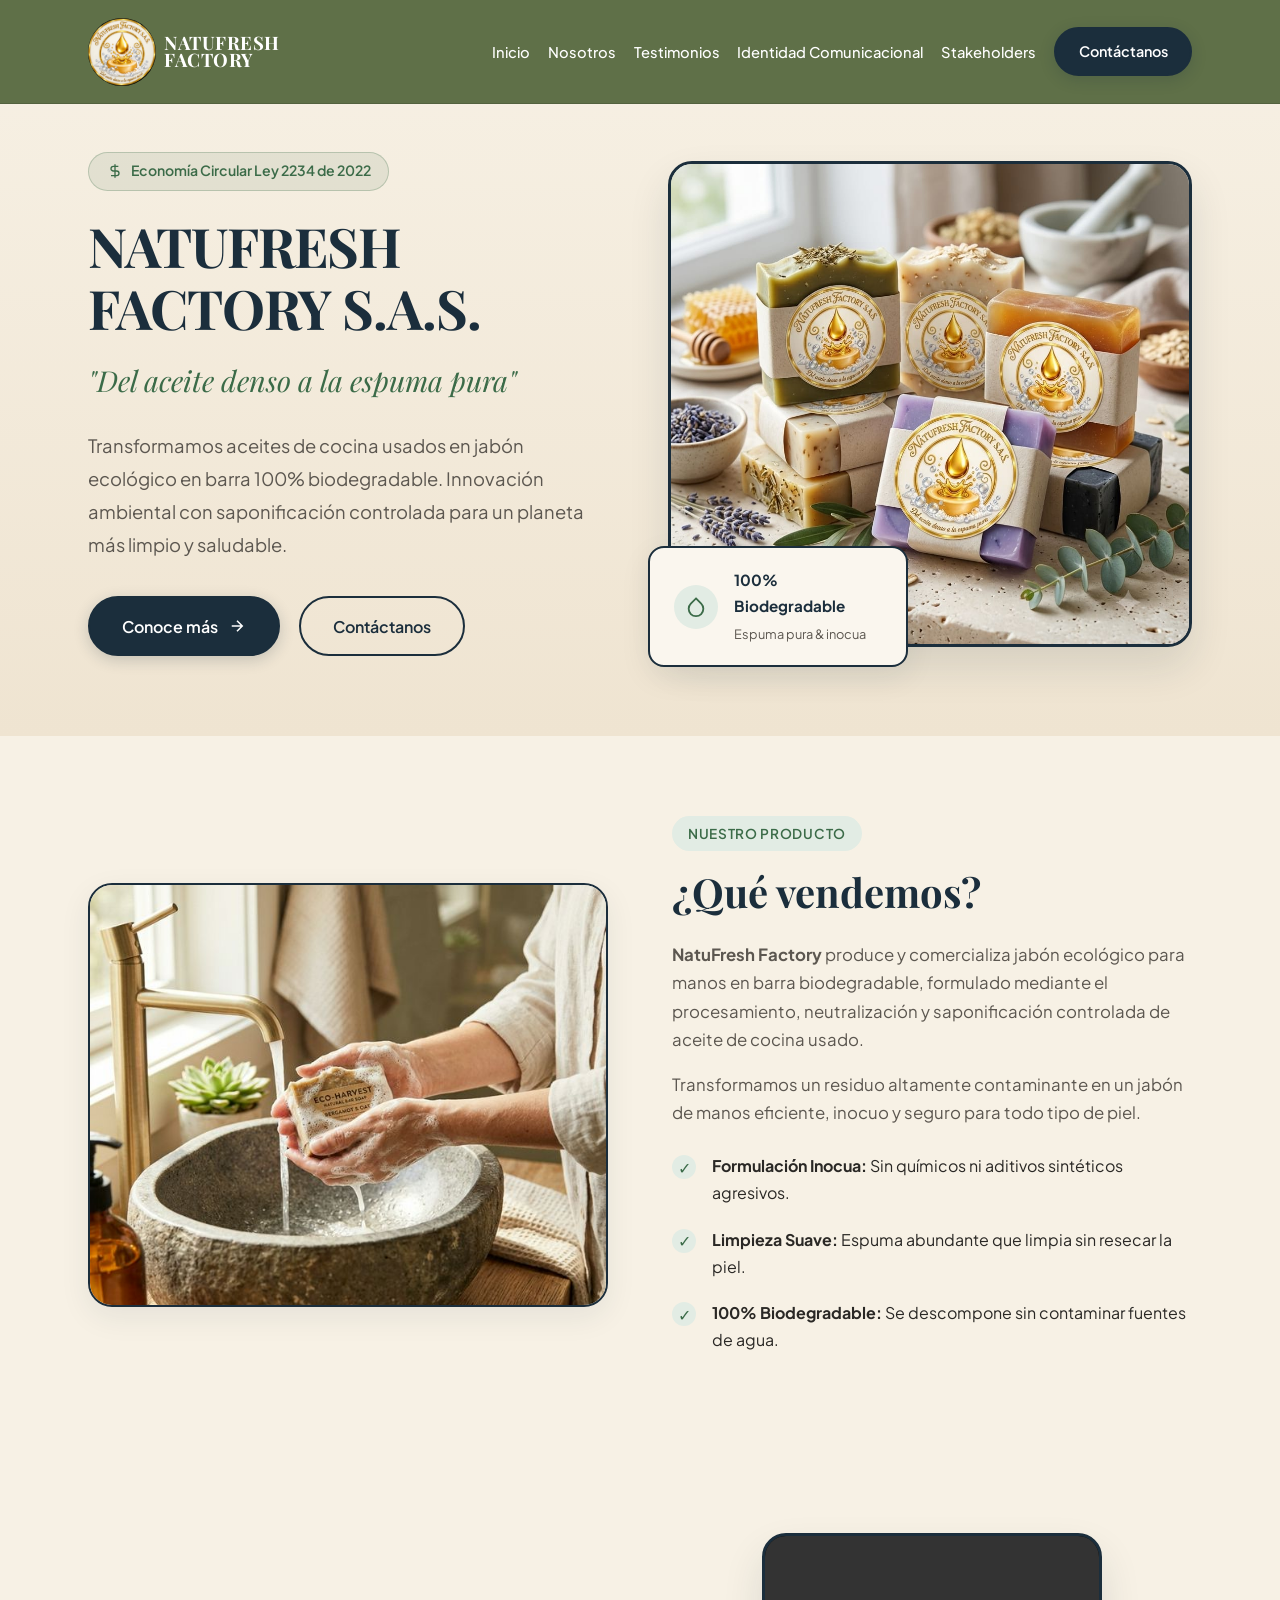
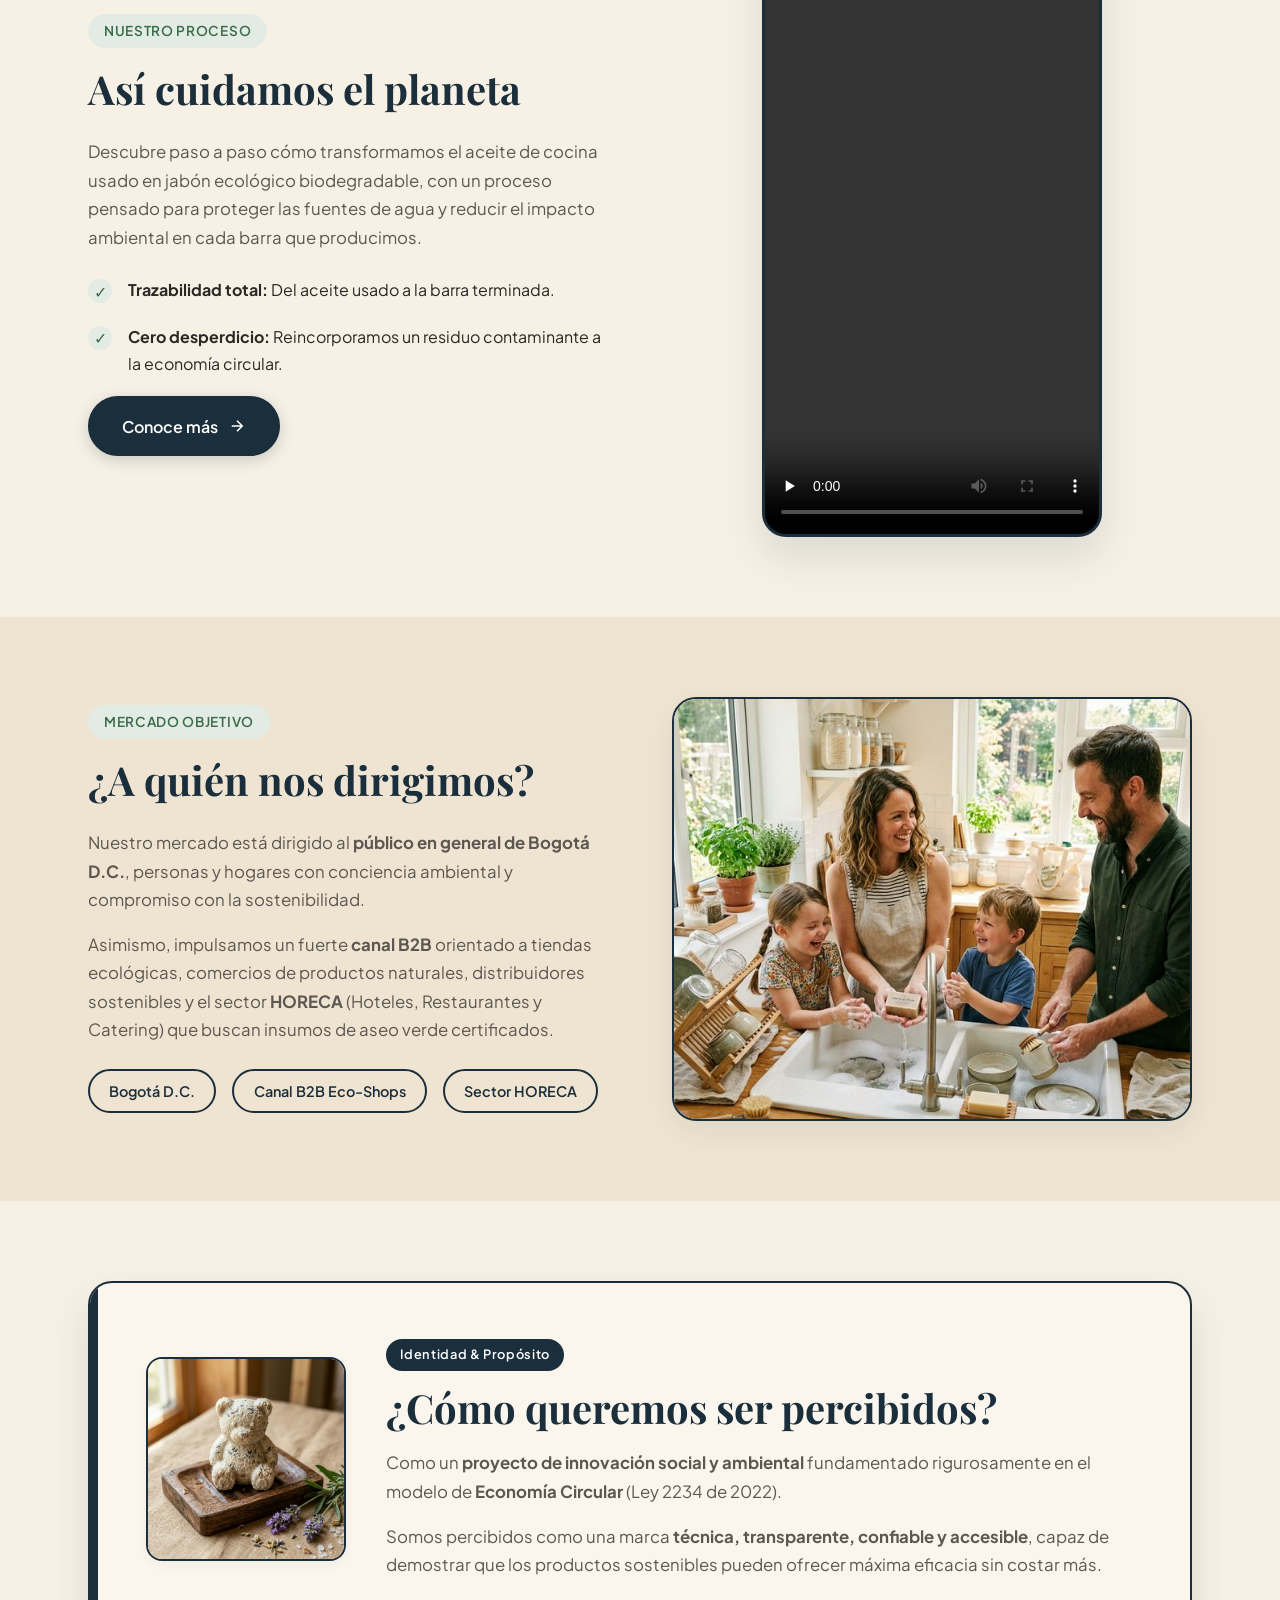
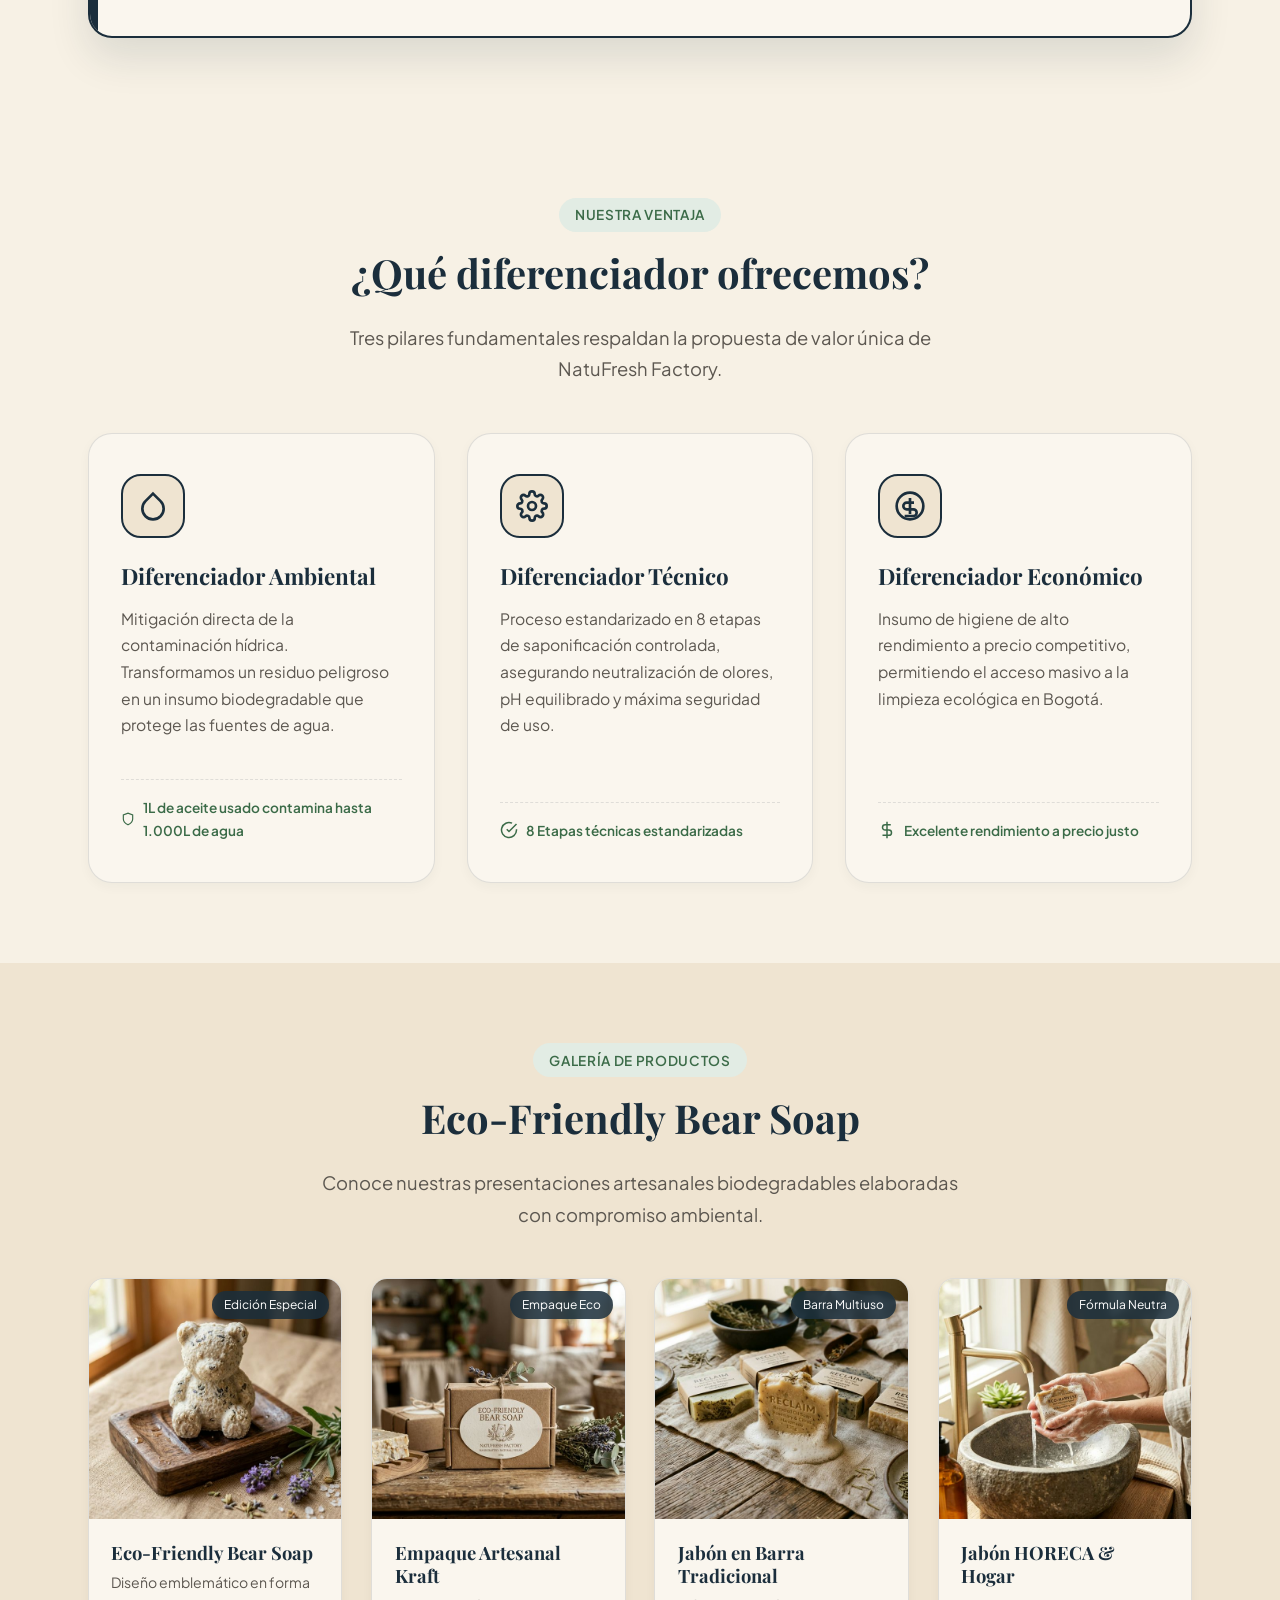
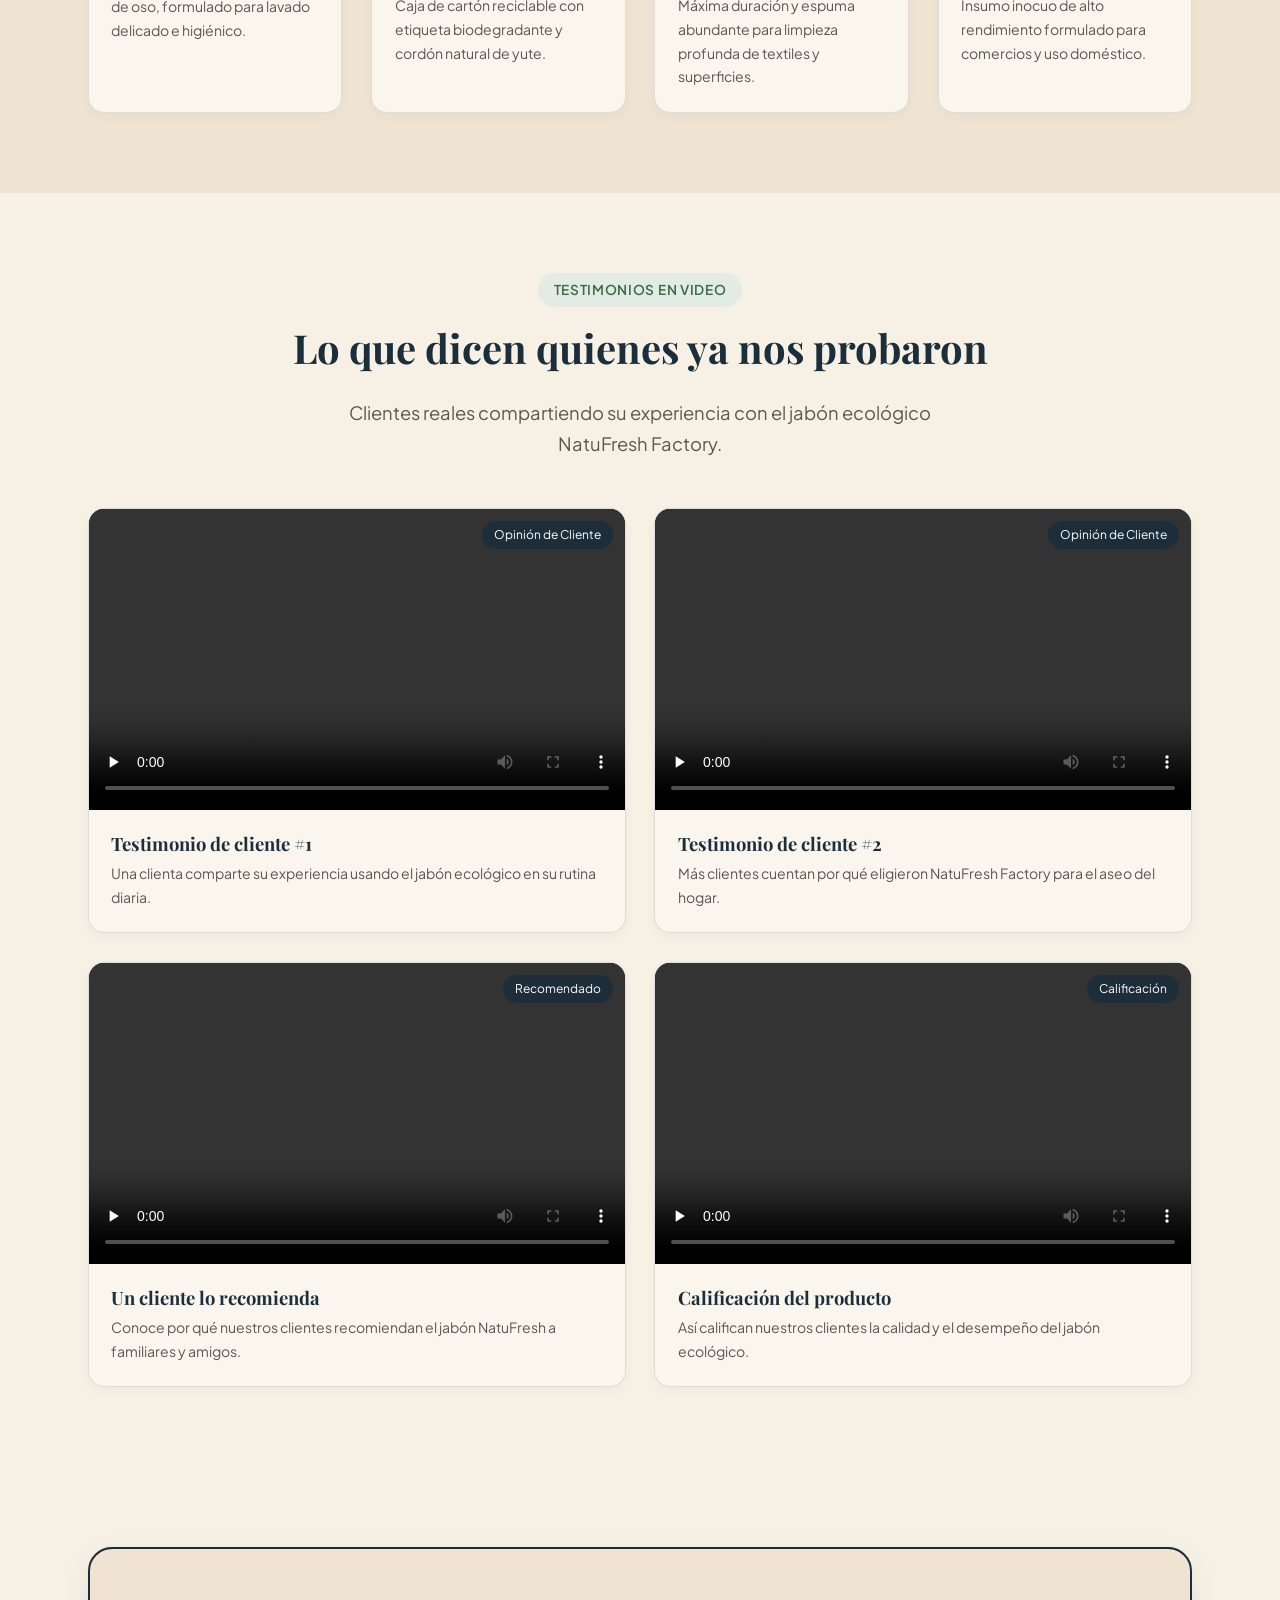
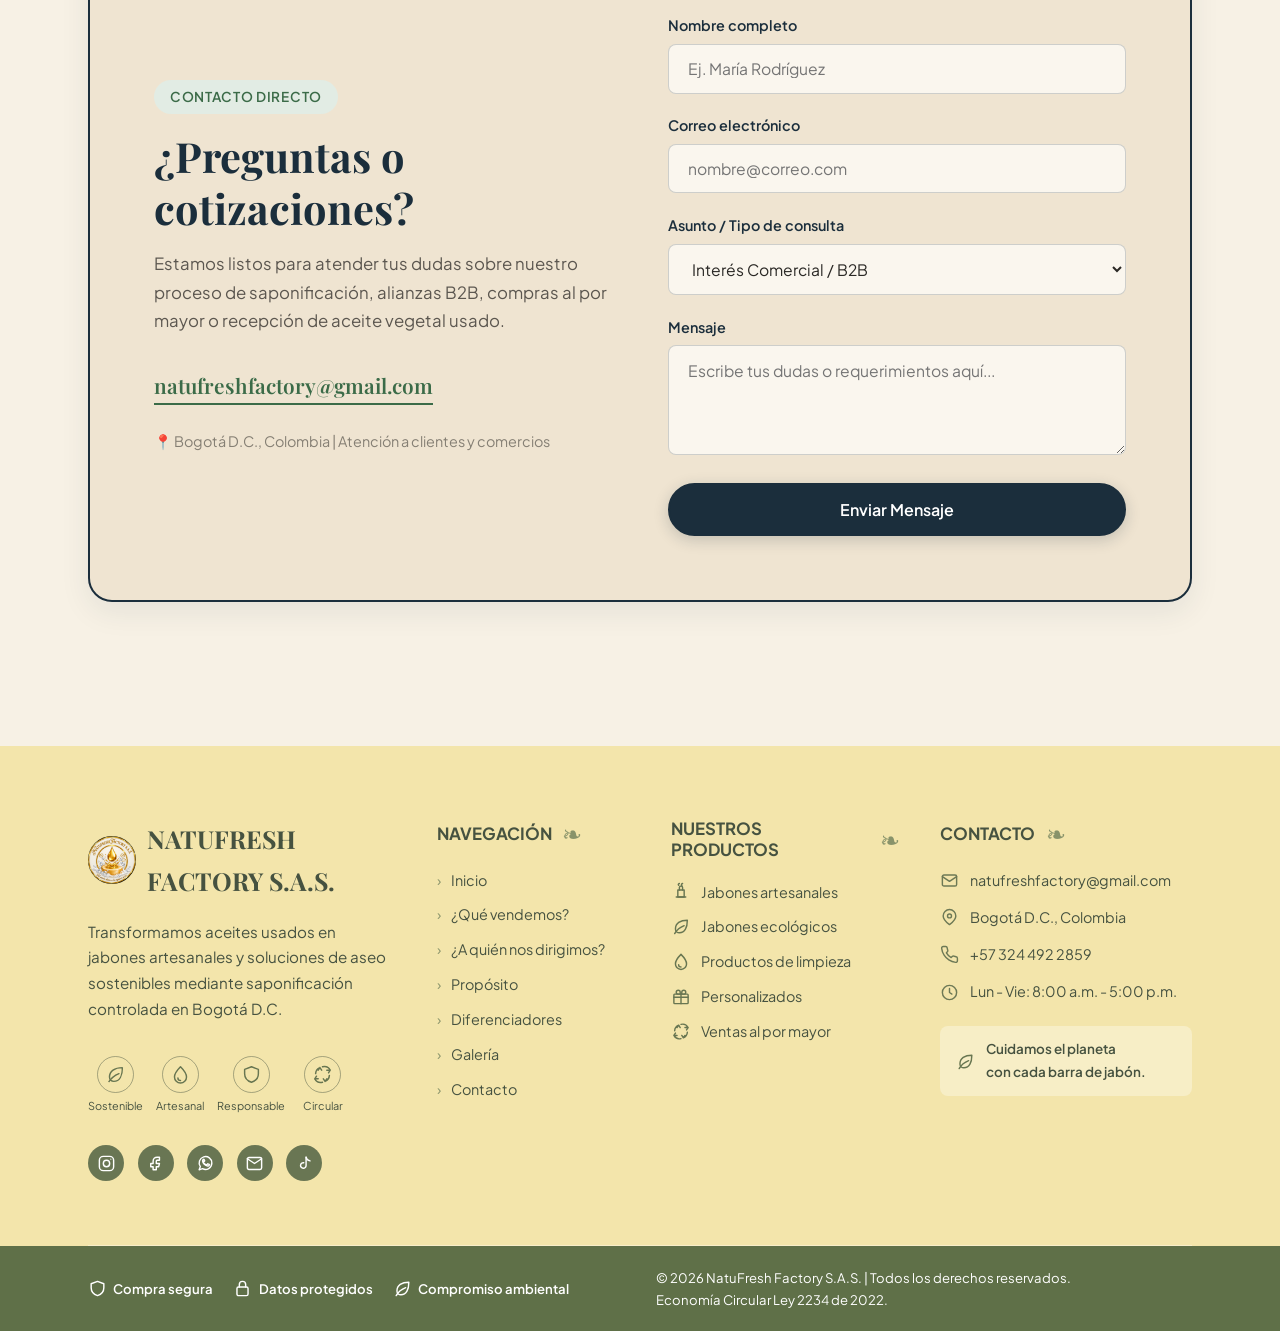
<file: index.html>
<!DOCTYPE html>
<html lang="es">

<head>
    <meta charset="UTF-8">
    <meta name="viewport" content="width=device-width, initial-scale=1.0">
    <title>NatuFresh Factory S.A.S. | Jabón Ecológico Biodegradable en Barra</title>
    <meta name="description"
        content="NatuFresh Factory produce jabón ecológico en barra biodegradable a partir de aceite de cocina usado mediante neutralización y saponificación controlada. Economía circular e innovación ambiental en Bogotá D.C.">
    <link rel="stylesheet" href="css/styles.css">
    <link rel="stylesheet" href="css/header.css">
    <link rel="stylesheet" href="css/footer.css">
    <link rel="icon"
        href="data:image/svg+xml,<svg xmlns=%22http://www.w3.org/2000/svg%22 viewBox=%220 0 100 100%22><text y=%22.9em%22 font-size=%2290%22>🧼</text></svg>">
</head>

<body>

    <!-- 1. NAVBAR -->
    <header class="navbar">
        <div class="container navbar-container">
            <a href="#inicio" class="navbar-logo" id="navLogo" aria-label="NatuFresh Factory inicio">
                <img src="img/logo nuevo.jpeg" alt="NatuFresh Factory" class="brand-logo">
                <div class="brand-wordmark" aria-label="NatuFresh Factory">
                    <span class="brand-top">NATUFRESH</span>
                    <span class="brand-bottom">FACTORY</span>
                </div>
            </a>

            <button class="hamburger" id="hamburgerToggle" aria-label="Abrir menú de navegación" aria-expanded="false">
                <svg width="24" height="24" viewBox="0 0 24 24" fill="none" stroke="currentColor" stroke-width="2">
                    <path d="M4 6h16M4 12h16M4 18h16" />
                </svg>
            </button>

            <nav>
                <ul class="navbar-menu" id="navMenu">
                    <li><a href="#inicio" class="nav-link">Inicio</a></li>
                    <li><a href="html/mision-vision.html" class="nav-link">Nosotros</a></li>
                    <li><a href="#testimonios" class="nav-link">Testimonios</a></li>
                    <li><a href="html/identidad.html" class="nav-link">Identidad Comunicacional</a></li>
                    <li><a href="html/stakeholders.html" class="nav-link">Stakeholders</a></li>
                    <li><a href="#contacto" class="btn btn-primary navbar-cta">Contáctanos</a></li>
                </ul>
            </nav>
        </div>
    </header>

    <main>
        <!-- 2. HERO SECTION -->
        <section id="inicio" class="hero">
            <div class="container hero-grid">
                <div class="hero-content">
                    <div class="hero-badge">
                        <svg width="16" height="16" viewBox="0 0 24 24" fill="none" stroke="currentColor"
                            stroke-width="2">
                            <path d="M12 2v20M17 5H9.5a3.5 3.5 0 0 0 0 7h5a3.5 3.5 0 0 1 0 7H6" />
                        </svg>
                        Economía Circular Ley 2234 de 2022
                    </div>
                    <h1 class="hero-title">NATUFRESH FACTORY S.A.S.</h1>
                    <p class="hero-subtitle">"Del aceite denso a la espuma pura"</p>
                    <p class="hero-description">
                        Transformamos aceites de cocina usados en jabón ecológico en barra 100% biodegradable.
                        Innovación ambiental con saponificación controlada para un planeta más limpio y saludable.
                    </p>
                    <div class="hero-buttons">
                        <a href="#que-vendemos" class="btn btn-primary" id="btnHeroLearnMore">
                            Conoce más
                            <svg width="18" height="18" viewBox="0 0 24 24" fill="none" stroke="currentColor"
                                stroke-width="2">
                                <path d="M5 12h14M12 5l7 7-7 7" />
                            </svg>
                        </a>
                        <a href="#contacto" class="btn btn-outline" id="btnHeroContact">Contáctanos</a>
                    </div>
                </div>

                <div class="hero-image-wrapper">
                    <div class="hero-image-card">
                        <img src="img/hero nuevo.jpeg"
                            alt="Jabones ecológicos NatuFresh Factory en barra sobre mesa artesanal" width="600"
                            height="480">
                    </div>
                    <div class="hero-floating-badge">
                        <div class="badge-icon">
                            <svg width="22" height="22" viewBox="0 0 24 24" fill="none" stroke="currentColor"
                                stroke-width="2">
                                <path d="M12 2.69l5.66 5.66a8 8 0 1 1-11.31 0z"></path>
                            </svg>
                        </div>
                        <div class="badge-text">
                            <strong>100% Biodegradable</strong>
                            <span>Espuma pura & inocua</span>
                        </div>
                    </div>
                </div>
            </div>
        </section>

        <!-- 3. SECCIÓN "¿Qué vendemos?" -->
        <section id="que-vendemos">
            <div class="container">
                <div class="split-grid">
                    <div class="image-frame">
                        <img src="img/soap-sink-use.png"
                            alt="Persona usando jabón ecológico NatuFresh Factory en lavamanos" width="550"
                            height="420">
                    </div>
                    <div class="split-content">
                        <span class="section-tag">Nuestro Producto</span>
                        <h2 class="section-title">¿Qué vendemos?</h2>
                        <p>
                            <strong>NatuFresh Factory</strong> produce y comercializa jabón ecológico para manos en
                            barra biodegradable, formulado mediante el procesamiento, neutralización y saponificación
                            controlada de aceite de cocina usado.
                        </p>
                        <p>
                            Transformamos un residuo altamente contaminante en un jabón de manos eficiente, inocuo y
                            seguro para todo tipo de piel.
                        </p>
                        <ul class="feature-list">
                            <li class="feature-item">
                                <div class="feature-check">✓</div>
                                <div>
                                    <strong>Formulación Inocua:</strong> Sin químicos ni aditivos sintéticos agresivos.
                                </div>
                            </li>
                            <li class="feature-item">
                                <div class="feature-check">✓</div>
                                <div>
                                    <strong>Limpieza Suave:</strong> Espuma abundante que limpia sin resecar la piel.
                                </div>
                            </li>
                            <li class="feature-item">
                                <div class="feature-check">✓</div>
                                <div>
                                    <strong>100% Biodegradable:</strong> Se descompone sin contaminar fuentes de agua.
                                </div>
                            </li>
                        </ul>
                    </div>
                </div>
            </div>
        </section>

        <!-- 3.5. VIDEO: COMPROMISO AMBIENTAL -->
        <section id="compromiso-ambiental">
            <div class="container">
                <div class="split-grid">
                    <div class="split-content">
                        <span class="section-tag">Nuestro Proceso</span>
                        <h2 class="section-title">Así cuidamos el planeta</h2>
                        <p>
                            Descubre paso a paso cómo transformamos el aceite de cocina usado en jabón ecológico
                            biodegradable, con un proceso pensado para proteger las fuentes de agua y reducir el
                            impacto ambiental en cada barra que producimos.
                        </p>
                        <ul class="feature-list">
                            <li class="feature-item">
                                <div class="feature-check">✓</div>
                                <div>
                                    <strong>Trazabilidad total:</strong> Del aceite usado a la barra terminada.
                                </div>
                            </li>
                            <li class="feature-item">
                                <div class="feature-check">✓</div>
                                <div>
                                    <strong>Cero desperdicio:</strong> Reincorporamos un residuo contaminante a la
                                    economía circular.
                                </div>
                            </li>
                        </ul>
                        <a href="#contacto" class="btn btn-primary">
                            Conoce más
                            <svg width="18" height="18" viewBox="0 0 24 24" fill="none" stroke="currentColor"
                                stroke-width="2">
                                <path d="M5 12h14M12 5l7 7-7 7" />
                            </svg>
                        </a>
                    </div>
                    <div class="video-frame-vertical">
                        <video controls preload="none" playsinline>
                            <source src="videos/conoce-el-producto.mp4" type="video/mp4">
                            Tu navegador no soporta la reproducción de video.
                        </video>
                    </div>
                </div>
            </div>
        </section>

        <!-- 4. SECCIÓN "¿A quién nos dirigimos?" -->
        <section id="nosotros" style="background-color: var(--bg-secondary);">
            <div class="container">
                <div class="split-grid reverse">
                    <div class="split-content">
                        <span class="section-tag">Mercado Objetivo</span>
                        <h2 class="section-title">¿A quién nos dirigimos?</h2>
                        <p>
                            Nuestro mercado está dirigido al <strong>público en general de Bogotá D.C.</strong>,
                            personas y hogares con conciencia ambiental y compromiso con la sostenibilidad.
                        </p>
                        <p>
                            Asimismo, impulsamos un fuerte <strong>canal B2B</strong> orientado a tiendas ecológicas,
                            comercios de productos naturales, distribuidores sostenibles y el sector
                            <strong>HORECA</strong> (Hoteles, Restaurantes y Catering) que buscan insumos de aseo verde
                            certificados.
                        </p>
                        <div style="margin-top: 1.5rem; display: flex; gap: 1rem; flex-wrap: wrap;">
                            <span class="btn btn-outline" style="padding: 0.5rem 1.2rem; font-size: 0.9rem;">Bogotá
                                D.C.</span>
                            <span class="btn btn-outline" style="padding: 0.5rem 1.2rem; font-size: 0.9rem;">Canal B2B
                                Eco-Shops</span>
                            <span class="btn btn-outline" style="padding: 0.5rem 1.2rem; font-size: 0.9rem;">Sector
                                HORECA</span>
                        </div>
                    </div>
                    <div class="image-frame">
                        <img src="img/family-kitchen.png"
                            alt="Familia consciente usando productos ecológicos en la cocina" width="550" height="420">
                    </div>
                </div>
            </div>
        </section>

        <!-- 5. SECCIÓN "¿Cómo queremos ser percibidos?" -->
        <section id="percepcion">
            <div class="container">
                <div class="perception-card">
                    <div class="perception-grid">
                        <div class="perception-thumb">
                            <img src="img/bear-soap.png" alt="Jabón ecológico en forma de oso NatuFresh" width="200"
                                height="200">
                        </div>
                        <div>
                            <span class="perception-badge">Identidad & Propósito</span>
                            <h2 class="section-title" style="margin-bottom: 1rem;">¿Cómo queremos ser percibidos?</h2>
                            <p>
                                Como un <strong>proyecto de innovación social y ambiental</strong> fundamentado
                                rigurosamente en el modelo de <strong>Economía Circular</strong> (Ley 2234 de 2022).
                            </p>
                            <p style="margin-bottom: 0;">
                                Somos percibidos como una marca <strong>técnica, transparente, confiable y
                                    accesible</strong>, capaz de demostrar que los productos sostenibles pueden ofrecer
                                máxima eficacia sin costar más.
                            </p>
                        </div>
                    </div>
                </div>
            </div>
        </section>

        <!-- 6. SECCIÓN "¿Qué diferenciador ofrecemos?" -->
        <section id="diferenciadores">
            <div class="container">
                <div style="text-align: center; margin-bottom: 3rem;">
                    <span class="section-tag">Nuestra Ventaja</span>
                    <h2 class="section-title">¿Qué diferenciador ofrecemos?</h2>
                    <p class="section-subtitle" style="margin: 0 auto;">
                        Tres pilares fundamentales respaldan la propuesta de valor única de NatuFresh Factory.
                    </p>
                </div>

                <div class="differentiators-grid">
                    <!-- Col 1: Ambiental -->
                    <div class="diff-card">
                        <div class="diff-icon-wrapper">
                            <!-- Water Drop Icon -->
                            <svg width="32" height="32" viewBox="0 0 24 24" fill="none" stroke="currentColor"
                                stroke-width="2">
                                <path d="M12 2.69l5.66 5.66a8 8 0 1 1-11.31 0z"></path>
                            </svg>
                        </div>
                        <h3>Diferenciador Ambiental</h3>
                        <p>
                            Mitigación directa de la contaminación hídrica. Transformamos un residuo peligroso en un
                            insumo biodegradable que protege las fuentes de agua.
                        </p>
                        <div class="diff-stat">
                            <svg width="18" height="18" viewBox="0 0 24 24" fill="none" stroke="currentColor"
                                stroke-width="2">
                                <path d="M12 22s8-4 8-10V5l-8-3-8 3v7c0 6 8 10 8 10z" />
                            </svg>
                            1L de aceite usado contamina hasta 1.000L de agua
                        </div>
                    </div>

                    <!-- Col 2: Técnico -->
                    <div class="diff-card">
                        <div class="diff-icon-wrapper">
                            <!-- Gear / Technical Icon -->
                            <svg width="32" height="32" viewBox="0 0 24 24" fill="none" stroke="currentColor"
                                stroke-width="2">
                                <path d="M12 15a3 3 0 1 0 0-6 3 3 0 0 0 0 6z" />
                                <path
                                    d="M19.4 15a1.65 1.65 0 0 0 .33 1.82l.06.06a2 2 0 0 1 0 2.83 2 2 0 0 1-2.83 0l-.06-.06a1.65 1.65 0 0 0-1.82-.33 1.65 1.65 0 0 0-1 1.51V21a2 2 0 0 1-2 2 2 2 0 0 1-2-2v-.09A1.65 1.65 0 0 0 9 19.4a1.65 1.65 0 0 0-1.82.33l-.06.06a2 2 0 0 1-2.83 0 2 2 0 0 1 0-2.83l.06-.06a1.65 1.65 0 0 0 .33-1.82 1.65 1.65 0 0 0-1.51-1H3a2 2 0 0 1-2-2 2 2 0 0 1 2-2h.09A1.65 1.65 0 0 0 4.6 9a1.65 1.65 0 0 0-.33-1.82l-.06-.06a2 2 0 0 1 0-2.83 2 2 0 0 1 2.83 0l.06.06a1.65 1.65 0 0 0 1.82.33H9a1.65 1.65 0 0 0 1-1.51V3a2 2 0 0 1 2-2 2 2 0 0 1 2 2v.09a1.65 1.65 0 0 0 1 1.51 1.65 1.65 0 0 0 1.82-.33l.06-.06a2 2 0 0 1 2.83 0 2 2 0 0 1 0 2.83l-.06.06a1.65 1.65 0 0 0-.33 1.82V9a1.65 1.65 0 0 0 1.51 1H21a2 2 0 0 1 2 2 2 2 0 0 1-2 2h-.09a1.65 1.65 0 0 0-1.51 1z" />
                            </svg>
                        </div>
                        <h3>Diferenciador Técnico</h3>
                        <p>
                            Proceso estandarizado en 8 etapas de saponificación controlada, asegurando neutralización de
                            olores, pH equilibrado y máxima seguridad de uso.
                        </p>
                        <div class="diff-stat">
                            <svg width="18" height="18" viewBox="0 0 24 24" fill="none" stroke="currentColor"
                                stroke-width="2">
                                <path d="M22 11.08V12a10 10 0 1 1-5.93-9.14" />
                                <path d="M22 4L12 14.01l-3-3" />
                            </svg>
                            8 Etapas técnicas estandarizadas
                        </div>
                    </div>

                    <!-- Col 3: Económico -->
                    <div class="diff-card">
                        <div class="diff-icon-wrapper">
                            <!-- Coin / Economic Icon -->
                            <svg width="32" height="32" viewBox="0 0 24 24" fill="none" stroke="currentColor"
                                stroke-width="2">
                                <circle cx="12" cy="12" r="10" />
                                <path d="M12 6v12M15 9.5H9.5a2.5 2.5 0 0 0 0 5h5a2.5 2.5 0 0 1 0 5H8" />
                            </svg>
                        </div>
                        <h3>Diferenciador Económico</h3>
                        <p>
                            Insumo de higiene de alto rendimiento a precio competitivo, permitiendo el acceso masivo a
                            la limpieza ecológica en Bogotá.
                        </p>
                        <div class="diff-stat">
                            <svg width="18" height="18" viewBox="0 0 24 24" fill="none" stroke="currentColor"
                                stroke-width="2">
                                <line x1="12" y1="1" x2="12" y2="23" />
                                <path d="M17 5H9.5a3.5 3.5 0 0 0 0 7h5a3.5 3.5 0 0 1 0 7H6" />
                            </svg>
                            Excelente rendimiento a precio justo
                        </div>
                    </div>
                </div>
            </div>
        </section>

        <!-- 7. GALERÍA / PRODUCTO -->
        <section id="galeria" style="background-color: var(--bg-secondary);">
            <div class="container">
                <div style="text-align: center; margin-bottom: 2rem;">
                    <span class="section-tag">Galería de Productos</span>
                    <h2 class="section-title">Eco-Friendly Bear Soap</h2>
                    <p class="section-subtitle" style="margin: 0 auto;">
                        Conoce nuestras presentaciones artesanales biodegradables elaboradas con compromiso ambiental.
                    </p>
                </div>

                <div class="gallery-grid">
                    <!-- Card 1 -->
                    <div class="gallery-card">
                        <div class="gallery-img-wrapper">
                            <img src="img/bear-soap.png"
                                alt="Jabón en forma de oso biodegradable Eco-Friendly Bear Soap">
                            <span class="gallery-tag">Edición Especial</span>
                        </div>
                        <div class="gallery-content">
                            <h4>Eco-Friendly Bear Soap</h4>
                            <p>Diseño emblemático en forma de oso, formulado para lavado delicado e higiénico.</p>
                        </div>
                    </div>

                    <!-- Card 2 -->
                    <div class="gallery-card">
                        <div class="gallery-img-wrapper">
                            <img src="img/bear-soap-packaged.png"
                                alt="Empaque artesanal caja de papel kraft Eco-Friendly Bear Soap">
                            <span class="gallery-tag">Empaque Eco</span>
                        </div>
                        <div class="gallery-content">
                            <h4>Empaque Artesanal Kraft</h4>
                            <p>Caja de cartón reciclable con etiqueta biodegradante y cordón natural de yute.</p>
                        </div>
                    </div>

                    <!-- Card 3 -->
                    <div class="gallery-card">
                        <div class="gallery-img-wrapper">
                            <img src="img/hero-soap.png" alt="Barra de jabón ecológico multiuso neutralizada">
                            <span class="gallery-tag">Barra Multiuso</span>
                        </div>
                        <div class="gallery-content">
                            <h4>Jabón en Barra Tradicional</h4>
                            <p>Máxima duración y espuma abundante para limpieza profunda de textiles y superficies.</p>
                        </div>
                    </div>

                    <!-- Card 4 -->
                    <div class="gallery-card">
                        <div class="gallery-img-wrapper">
                            <img src="img/soap-sink-use.png" alt="Jabón saponificado en acción en lavamanos">
                            <span class="gallery-tag">Fórmula Neutra</span>
                        </div>
                        <div class="gallery-content">
                            <h4>Jabón HORECA & Hogar</h4>
                            <p>Insumo inocuo de alto rendimiento formulado para comercios y uso doméstico.</p>
                        </div>
                    </div>
                </div>
            </div>
        </section>

        <!-- 7.5. TESTIMONIOS EN VIDEO -->
        <section id="testimonios">
            <div class="container">
                <div style="text-align: center; margin-bottom: 2rem;">
                    <span class="section-tag">Testimonios en Video</span>
                    <h2 class="section-title">Lo que dicen quienes ya nos probaron</h2>
                    <p class="section-subtitle" style="margin: 0 auto;">
                        Clientes reales compartiendo su experiencia con el jabón ecológico NatuFresh Factory.
                    </p>
                </div>

                <div class="video-grid">
                    <!-- Video 1 -->
                    <div class="video-card">
                        <div class="video-wrapper">
                            <video controls preload="none" playsinline>
                                <source src="videos/opinion-cliente-1.mp4" type="video/mp4">
                                Tu navegador no soporta la reproducción de video.
                            </video>
                            <span class="video-tag">Opinión de Cliente</span>
                        </div>
                        <div class="video-content">
                            <h4>Testimonio de cliente #1</h4>
                            <p>Una clienta comparte su experiencia usando el jabón ecológico en su rutina diaria.</p>
                        </div>
                    </div>

                    <!-- Video 2 -->
                    <div class="video-card">
                        <div class="video-wrapper">
                            <video controls preload="none" playsinline>
                                <source src="videos/opinion-cliente-2.mp4" type="video/mp4">
                                Tu navegador no soporta la reproducción de video.
                            </video>
                            <span class="video-tag">Opinión de Cliente</span>
                        </div>
                        <div class="video-content">
                            <h4>Testimonio de cliente #2</h4>
                            <p>Más clientes cuentan por qué eligieron NatuFresh Factory para el aseo del hogar.</p>
                        </div>
                    </div>

                    <!-- Video 3 -->
                    <div class="video-card">
                        <div class="video-wrapper">
                            <video controls preload="none" playsinline>
                                <source src="videos/recomienda-el-producto.mp4" type="video/mp4">
                                Tu navegador no soporta la reproducción de video.
                            </video>
                            <span class="video-tag">Recomendado</span>
                        </div>
                        <div class="video-content">
                            <h4>Un cliente lo recomienda</h4>
                            <p>Conoce por qué nuestros clientes recomiendan el jabón NatuFresh a familiares y amigos.</p>
                        </div>
                    </div>

                    <!-- Video 4 -->
                    <div class="video-card">
                        <div class="video-wrapper">
                            <video controls preload="none" playsinline>
                                <source src="videos/calificacion-del-producto.mp4" type="video/mp4">
                                Tu navegador no soporta la reproducción de video.
                            </video>
                            <span class="video-tag">Calificación</span>
                        </div>
                        <div class="video-content">
                            <h4>Calificación del producto</h4>
                            <p>Así califican nuestros clientes la calidad y el desempeño del jabón ecológico.</p>
                        </div>
                    </div>
                </div>
            </div>
        </section>

        <!-- 8. SECCIÓN CONTACTO / CTA FINAL -->
        <section id="contacto">
            <div class="container">
                <div class="contact-section">
                    <div class="contact-grid">
                        <div class="contact-info">
                            <span class="section-tag">Contacto Directo</span>
                            <h2>¿Preguntas o cotizaciones?</h2>
                            <p>
                                Estamos listos para atender tus dudas sobre nuestro proceso de saponificación, alianzas
                                B2B, compras al por mayor o recepción de aceite vegetal usado.
                            </p>
                            <a href="https://mail.google.com/mail/?view=cm&fs=1&to=natufreshfactory@gmail.com"
                                target="_blank" rel="noopener noreferrer"
                                class="contact-email-link">natufreshfactory@gmail.com</a>
                            <p style="font-size: 0.9rem; color: var(--text-light);">
                                📍 Bogotá D.C., Colombia | Atención a clientes y comercios
                            </p>
                        </div>

                        <div>
                            <form class="contact-form" id="contactForm">
                                <div class="form-group">
                                    <label for="name">Nombre completo</label>
                                    <input type="text" id="name" class="form-control" placeholder="Ej. María Rodríguez"
                                        required>
                                </div>
                                <div class="form-group">
                                    <label for="email">Correo electrónico</label>
                                    <input type="email" id="email" class="form-control" placeholder="nombre@correo.com"
                                        required>
                                </div>
                                <div class="form-group">
                                    <label for="subject">Asunto / Tipo de consulta</label>
                                    <select id="subject" class="form-control">
                                        <option value="b2b">Interés Comercial / B2B</option>
                                        <option value="hogar">Compra para el Hogar</option>
                                        <option value="aceite">Donación/Entrega de Aceite Usado</option>
                                        <option value="otro">Otra consulta</option>
                                    </select>
                                </div>
                                <div class="form-group">
                                    <label for="message">Mensaje</label>
                                    <textarea id="message" class="form-control"
                                        placeholder="Escribe tus dudas o requerimientos aquí..." required></textarea>
                                </div>
                                <button type="submit" class="btn btn-primary" style="width: 100%; margin-top: 0.5rem;"
                                    id="btnSubmitForm">
                                    Enviar Mensaje
                                </button>
                            </form>
                        </div>
                    </div>
                </div>
            </div>
        </section>
    </main>

    <!-- 9. FOOTER -->
    <footer class="footer">
        <div class="container">
            <div class="footer-grid">
                <div class="footer-brand">
                    <div class="footer-logo">NATUFRESH FACTORY S.A.S.</div>
                    <p>
                        Transformando aceites usados en soluciones de aseo sustentables mediante saponificación
                        controlada en Bogotá D.C.
                    </p>
                    <div class="social-links">
                        <a href="#" class="social-icon" aria-label="Instagram">
                            <svg width="18" height="18" viewBox="0 0 24 24" fill="none" stroke="currentColor"
                                stroke-width="2">
                                <rect x="2" y="2" width="20" height="20" rx="5" ry="5" />
                                <path d="M16 11.37A4 4 0 1 1 12.63 8 4 4 0 0 1 16 11.37z" />
                                <line x1="17.5" y1="6.5" x2="17.51" y2="6.5" />
                            </svg>
                        </a>
                        <a href="#" class="social-icon" aria-label="WhatsApp">
                            <svg width="18" height="18" viewBox="0 0 24 24" fill="none" stroke="currentColor"
                                stroke-width="2">
                                <path
                                    d="M21 11.5a8.38 8.38 0 0 1-.9 3.8 8.5 8.5 0 0 1-7.6 4.7 8.38 8.38 0 0 1-3.8-.9L3 21l1.9-5.7a8.38 8.38 0 0 1-.9-3.8 8.5 8.5 0 0 1 4.7-7.6 8.38 8.38 0 0 1 3.8-.9h.5a8.48 8.48 0 0 1 8 8v.5z" />
                            </svg>
                        </a>
                        <a href="#" class="social-icon" aria-label="LinkedIn">
                            <svg width="18" height="18" viewBox="0 0 24 24" fill="none" stroke="currentColor"
                                stroke-width="2">
                                <path
                                    d="M16 8a6 6 0 0 1 6 6v7h-4v-7a2 2 0 0 0-2-2 2 2 0 0 0-2 2v7h-4v-7a6 6 0 0 1 6-6z" />
                                <rect x="2" y="9" width="4" height="12" />
                                <circle cx="4" cy="4" r="2" />
                            </svg>
                        </a>
                    </div>
                </div>

                <div>
                    <h4 class="footer-title">Navegación</h4>
                    <ul class="footer-links">
                        <li><a href="#inicio">Inicio</a></li>
                        <li><a href="#que-vendemos">¿Qué vendemos?</a></li>
                        <li><a href="#nosotros">¿A quién nos dirigimos?</a></li>
                        <li><a href="#percepcion">Propósito</a></li>
                        <li><a href="#diferenciadores">Diferenciadores</a></li>
                        <li><a href="#galeria">Galería</a></li>
                        <li><a href="#testimonios">Testimonios</a></li>
                    </ul>
                </div>

                <div>
                    <h4 class="footer-title">Contacto</h4>
                    <div class="footer-contact-item">
                        <svg width="16" height="16" viewBox="0 0 24 24" fill="none" stroke="currentColor"
                            stroke-width="2">
                            <path d="M4 4h16c1.1 0 2 .9 2 2v12c0 1.1-.9 2-2 2H4c-1.1 0-2-.9-2-2V6c0-1.1.9-2 2-2z" />
                            <polyline points="22,6 12,13 2,6" />
                        </svg>
                        natufreshfactory@gmail.com
                    </div>
                    <div class="footer-contact-item">
                        <svg width="16" height="16" viewBox="0 0 24 24" fill="none" stroke="currentColor"
                            stroke-width="2">
                            <path d="M21 10c0 7-9 13-9 13s-9-6-9-13a9 9 0 0 1 18 0z" />
                            <circle cx="12" cy="10" r="3" />
                        </svg>
                        Bogotá D.C., Colombia
                    </div>
                    <div class="footer-contact-item">
                        <svg width="16" height="16" viewBox="0 0 24 24" fill="none" stroke="currentColor"
                            stroke-width="2">
                            <path
                                d="M22 16.92v3a2 2 0 0 1-2.18 2 19.79 19.79 0 0 1-8.63-3.07 19.5 19.5 0 0 1-6-6 19.79 19.79 0 0 1-3.07-8.67A2 2 0 0 1 4.11 2h3a2 2 0 0 1 2 1.72 12.84 12.84 0 0 0 .7 2.81 2 2 0 0 1-.45 2.11L8.09 9.91a16 16 0 0 0 6 6l1.27-1.27a2 2 0 0 1 2.11-.45 12.84 12.84 0 0 0 2.81.7A2 2 0 0 1 22 16.92z" />
                        </svg>
                        +57 324 492 2859
                    </div>
                </div>
            </div>

            <div class="footer-bottom">
                &copy; 2026 NatuFresh Factory S.A.S. Todos los derechos reservados. Economía Circular Ley 2234 de 2022.
            </div>
        </div>
    </footer>

    <!-- Toast Notification Modal -->
    <div class="toast-modal" id="toastModal">
        <div class="toast-icon">✓</div>
        <div>
            <strong>¡Mensaje enviado con éxito!</strong>
            <div style="font-size: 0.85rem; opacity: 0.9;">Nos pondremos en contacto contigo a la brevedad.</div>
        </div>
    </div>

    <script src="js/main.js"></script>
</body>

</html>
</file>
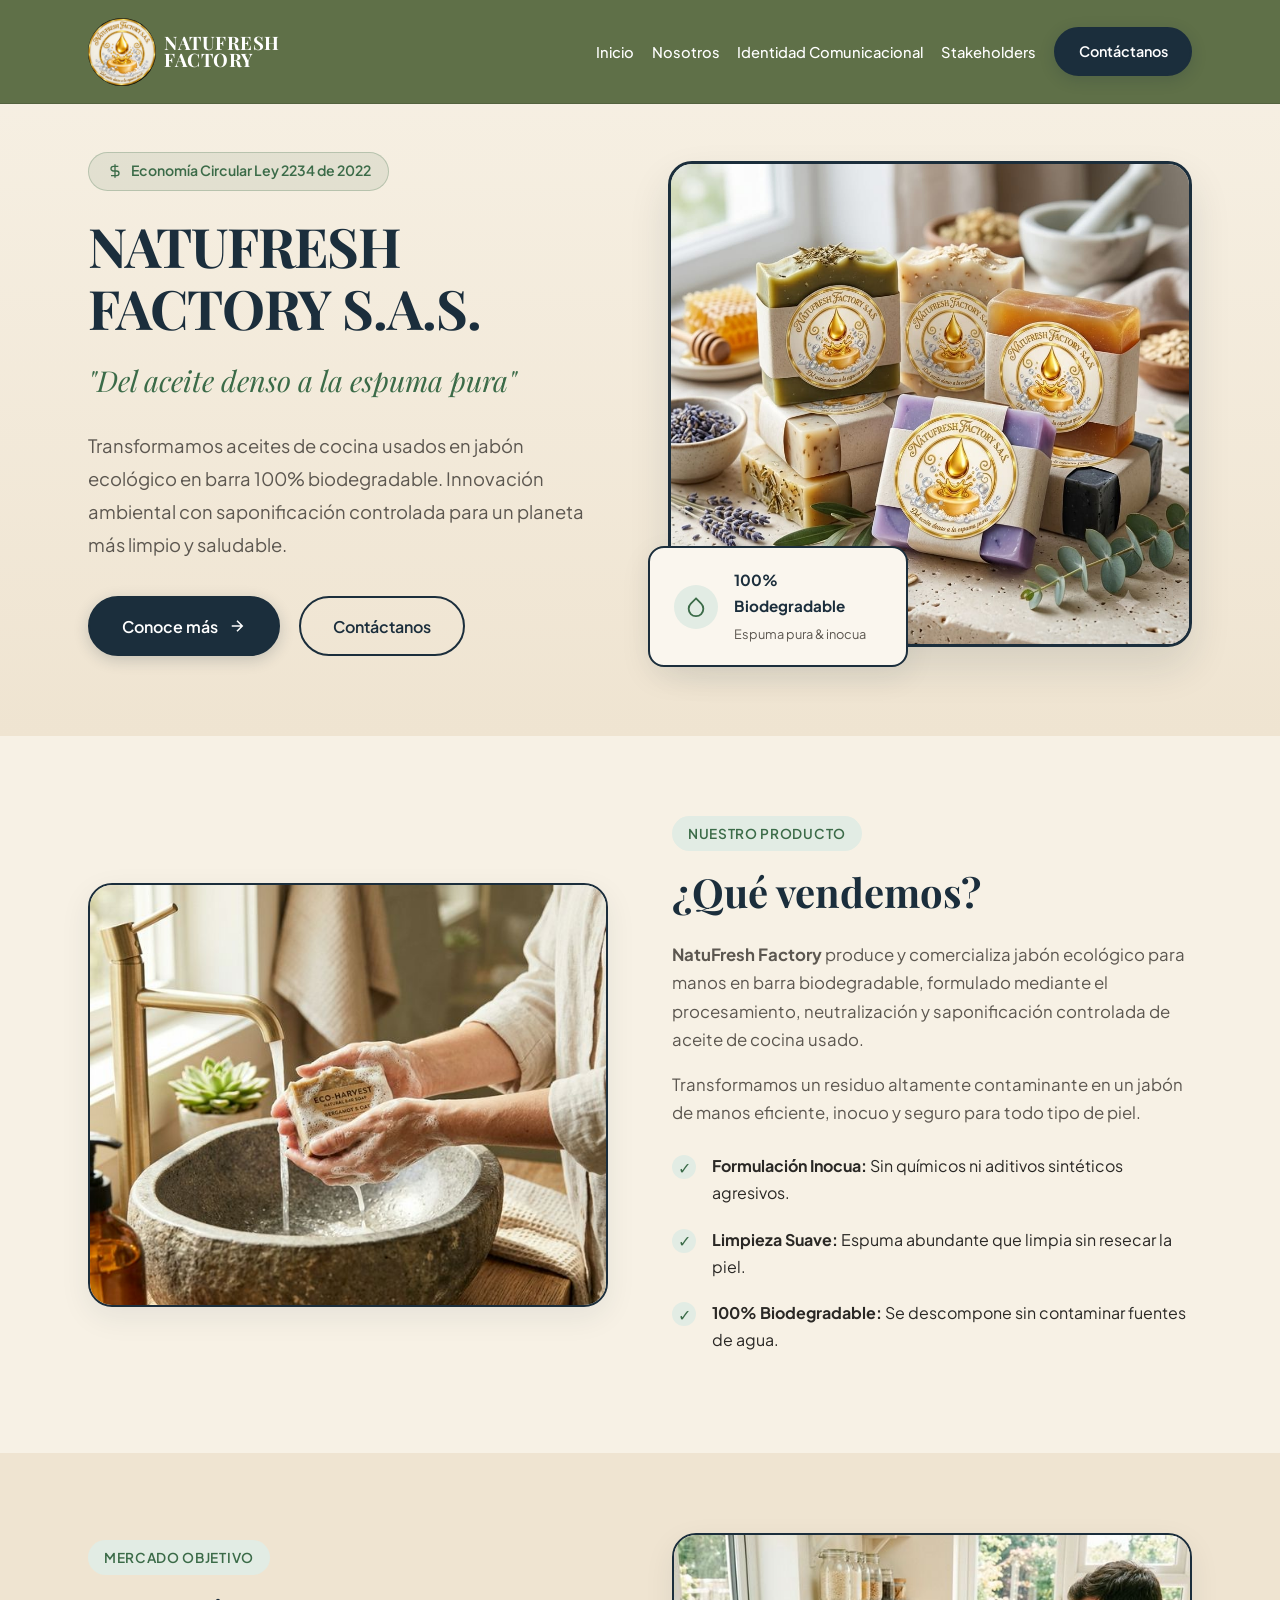
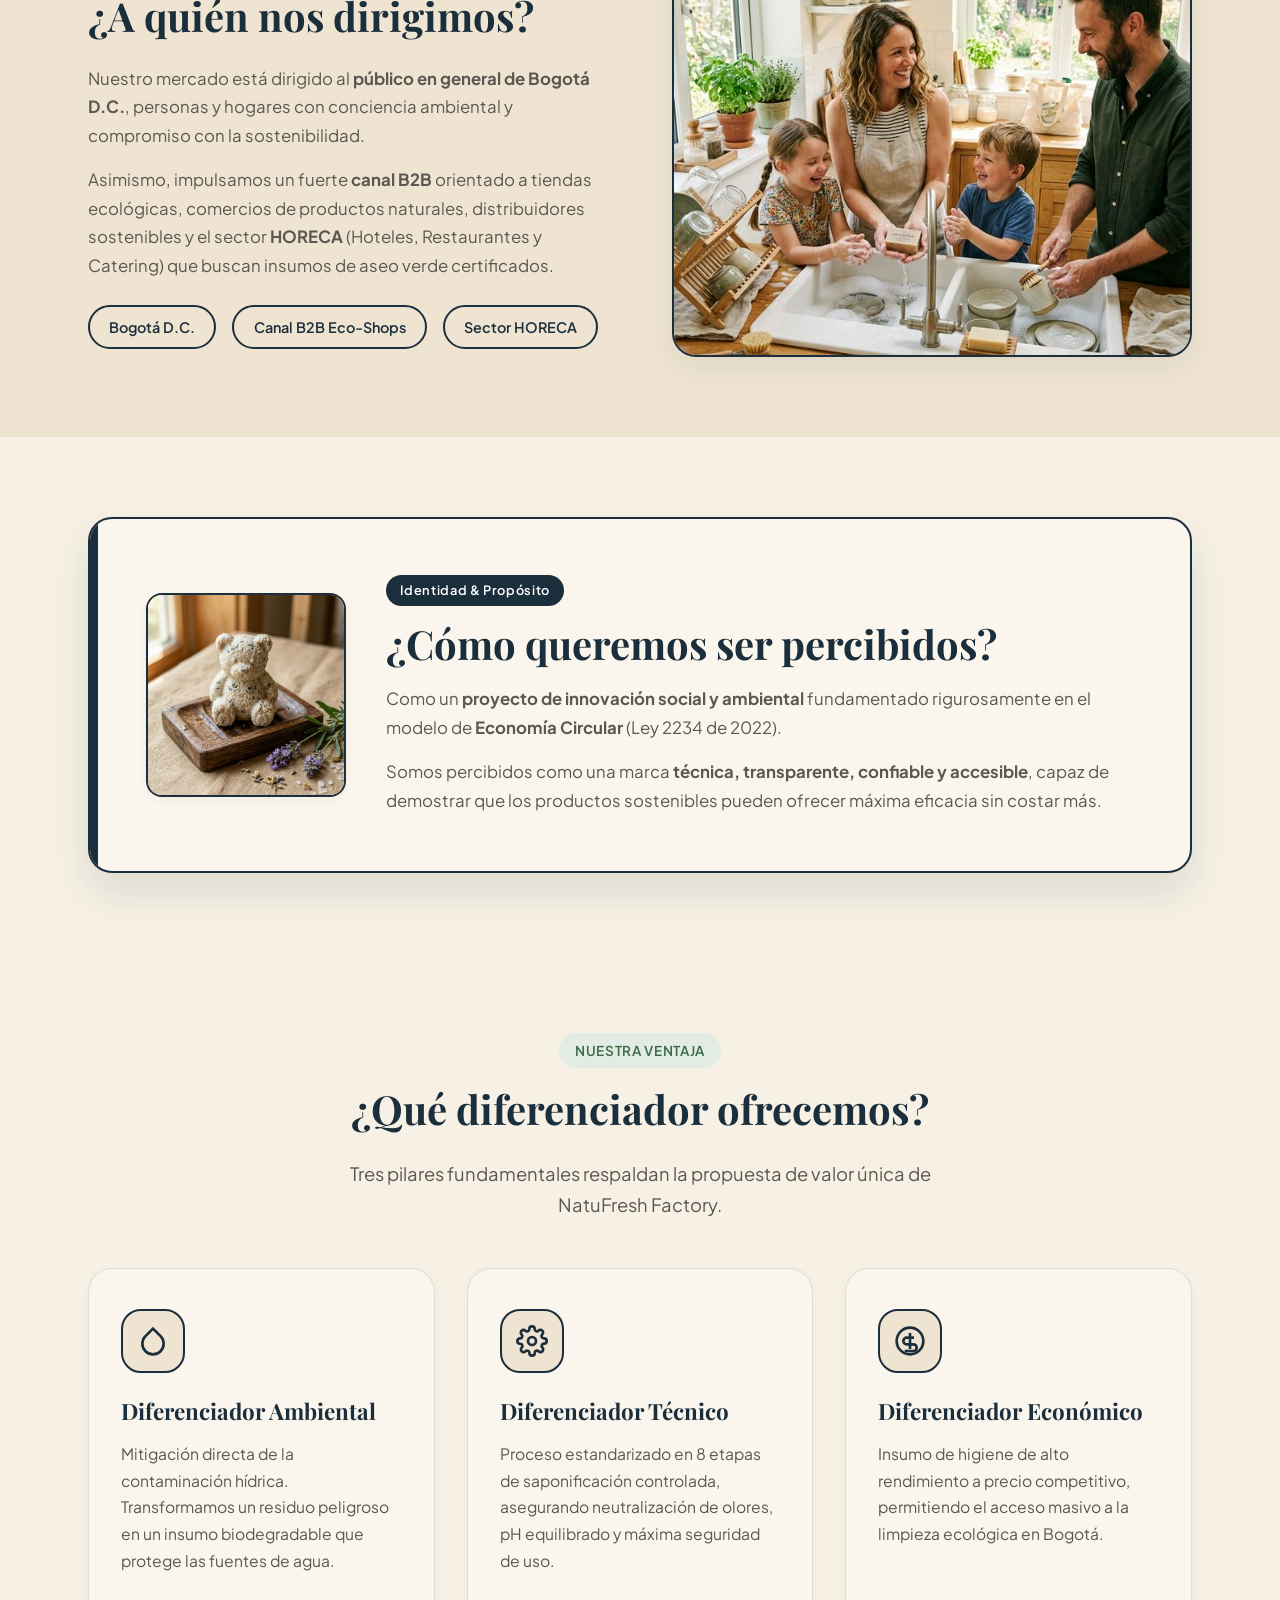
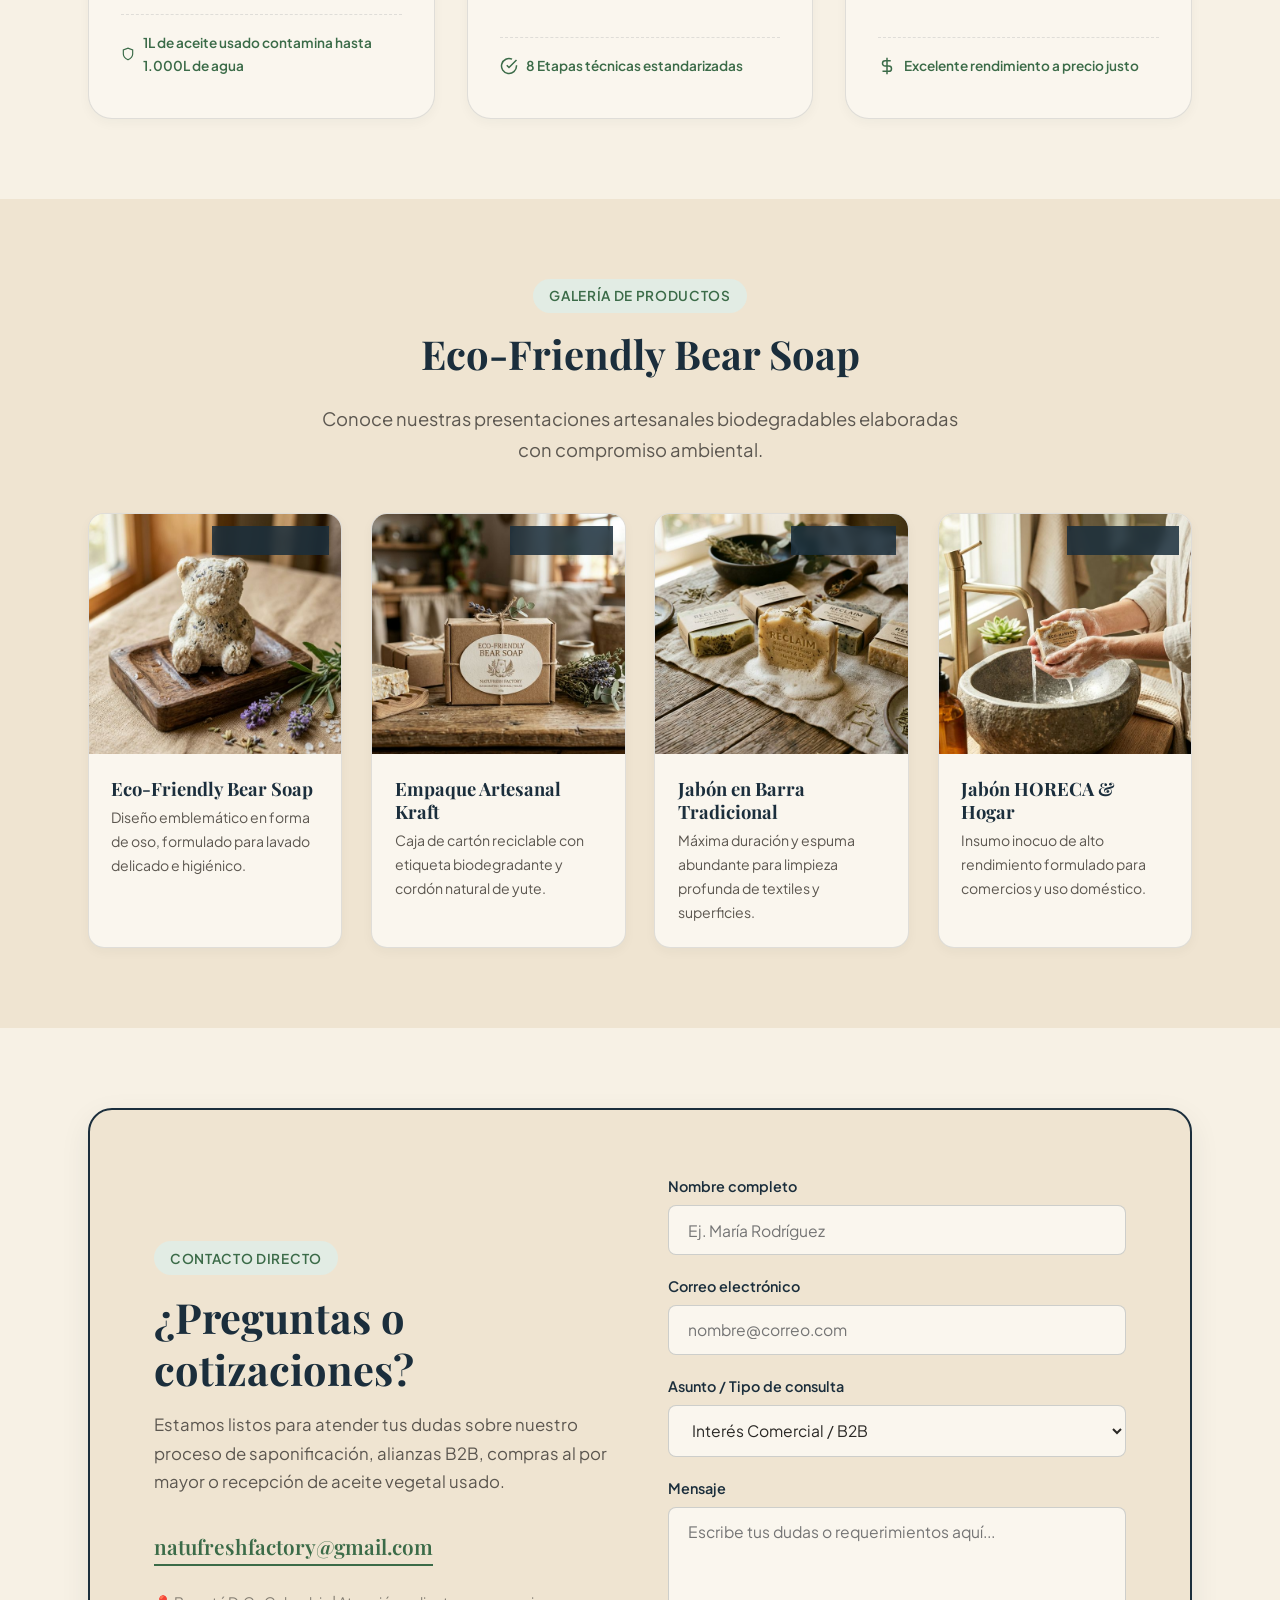
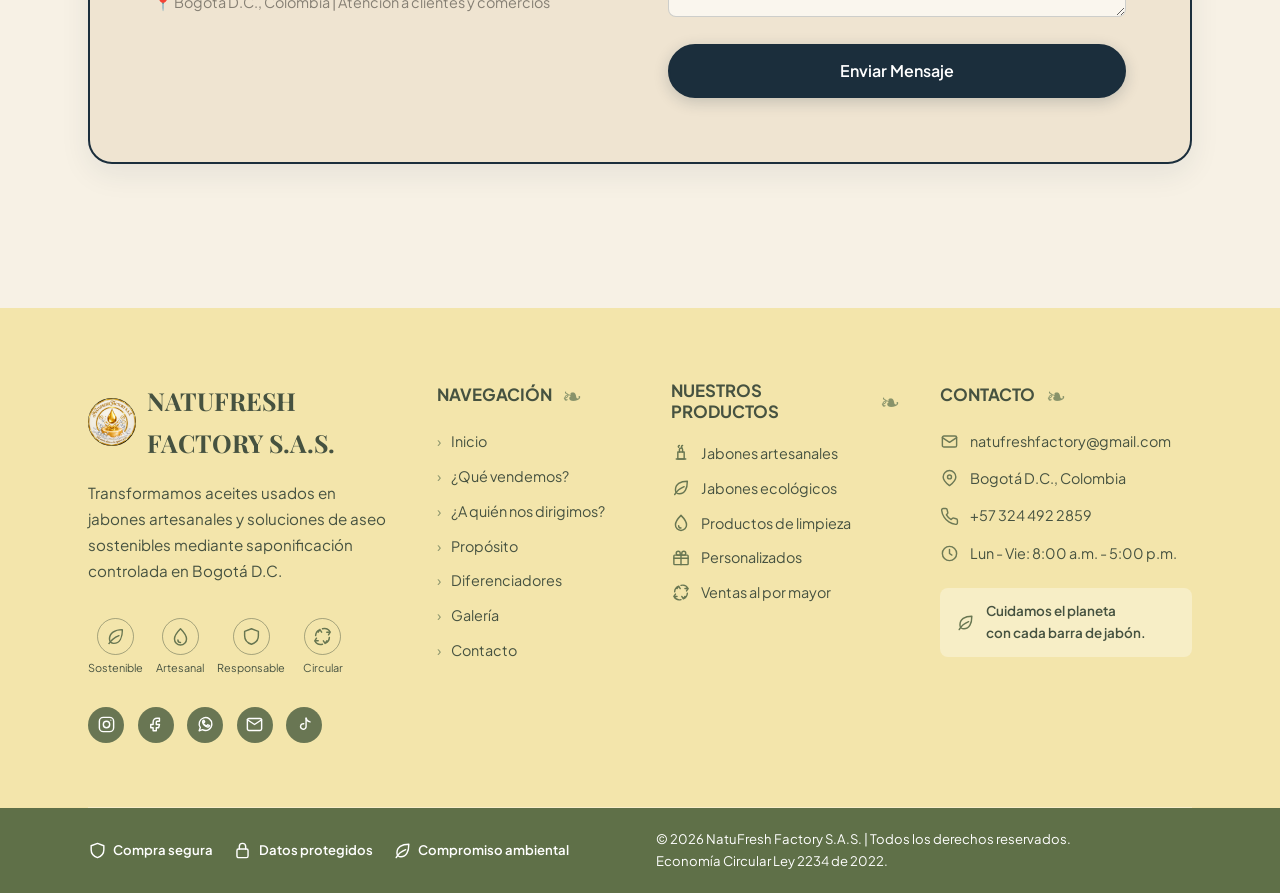
<file: html/index.html>
<!DOCTYPE html>
<html lang="es">

<head>
  <meta charset="UTF-8">
  <meta name="viewport" content="width=device-width, initial-scale=1.0">
  <title>NatuFresh Factory S.A.S. | Jabón Ecológico Biodegradable en Barra</title>
  <meta name="description"
    content="NatuFresh Factory produce jabón ecológico en barra biodegradable a partir de aceite de cocina usado mediante neutralización y saponificación controlada. Economía circular e innovación ambiental en Bogotá D.C.">
  <link rel="stylesheet" href="../css/styles.css">
  <link rel="stylesheet" href="../css/header.css">
  <link rel="stylesheet" href="../css/footer.css">
  <link rel="icon"
    href="data:image/svg+xml,<svg xmlns=%22http://www.w3.org/2000/svg%22 viewBox=%220 0 100 100%22><text y=%22.9em%22 font-size=%2290%22>🧼</text></svg>">
</head>

<body>

  <!-- 1. NAVBAR -->
  <header class="navbar">
    <div class="container navbar-container">
      <a href="#inicio" class="navbar-logo" id="navLogo" aria-label="NatuFresh Factory inicio">
        <img src="../img/logo nuevo.jpeg" alt="NatuFresh Factory" class="brand-logo">
        <div class="brand-wordmark" aria-label="NatuFresh Factory">
          <span class="brand-top">NATUFRESH</span>
          <span class="brand-bottom">FACTORY</span>
        </div>
      </a>

      <button class="hamburger" id="hamburgerToggle" aria-label="Abrir menú de navegación" aria-expanded="false">
        <svg width="24" height="24" viewBox="0 0 24 24" fill="none" stroke="currentColor" stroke-width="2">
          <path d="M4 6h16M4 12h16M4 18h16" />
        </svg>
      </button>

      <nav>
        <ul class="navbar-menu" id="navMenu">
          <li><a href="#inicio" class="nav-link">Inicio</a></li>
          <li><a href="mision-vision.html" class="nav-link">Nosotros</a></li>
          <li><a href="identidad.html" class="nav-link">Identidad Comunicacional</a></li>
          <li><a href="stakeholders.html" class="nav-link">Stakeholders</a></li>
          <li><a href="#contacto" class="btn btn-primary navbar-cta">Contáctanos</a></li>
        </ul>
      </nav>
    </div>
  </header>

  <main>
    <!-- 2. HERO SECTION -->
    <section id="inicio" class="hero">
      <div class="container hero-grid">
        <div class="hero-content">
          <div class="hero-badge">
            <svg width="16" height="16" viewBox="0 0 24 24" fill="none" stroke="currentColor" stroke-width="2">
              <path d="M12 2v20M17 5H9.5a3.5 3.5 0 0 0 0 7h5a3.5 3.5 0 0 1 0 7H6" />
            </svg>
            Economía Circular Ley 2234 de 2022
          </div>
          <h1 class="hero-title">NATUFRESH FACTORY S.A.S.</h1>
          <p class="hero-subtitle">"Del aceite denso a la espuma pura"</p>
          <p class="hero-description">
            Transformamos aceites de cocina usados en jabón ecológico en barra 100% biodegradable. Innovación ambiental
            con saponificación controlada para un planeta más limpio y saludable.
          </p>
          <div class="hero-buttons">
            <a href="#que-vendemos" class="btn btn-primary" id="btnHeroLearnMore">
              Conoce más
              <svg width="18" height="18" viewBox="0 0 24 24" fill="none" stroke="currentColor" stroke-width="2">
                <path d="M5 12h14M12 5l7 7-7 7" />
              </svg>
            </a>
            <a href="#contacto" class="btn btn-outline" id="btnHeroContact">Contáctanos</a>
          </div>
        </div>

        <div class="hero-image-wrapper">
          <div class="hero-image-card">
            <img src="../img/hero nuevo.jpeg" alt="Jabones ecológicos NatuFresh Factory en barra sobre mesa artesanal"
              width="600" height="480">
          </div>
          <div class="hero-floating-badge">
            <div class="badge-icon">
              <svg width="22" height="22" viewBox="0 0 24 24" fill="none" stroke="currentColor" stroke-width="2">
                <path d="M12 2.69l5.66 5.66a8 8 0 1 1-11.31 0z"></path>
              </svg>
            </div>
            <div class="badge-text">
              <strong>100% Biodegradable</strong>
              <span>Espuma pura & inocua</span>
            </div>
          </div>
        </div>
      </div>
    </section>

    <!-- 3. SECCIÓN "¿Qué vendemos?" -->
    <section id="que-vendemos">
      <div class="container">
        <div class="split-grid">
          <div class="image-frame">
            <img src="../img/soap-sink-use.png" alt="Persona usando jabón ecológico NatuFresh Factory en lavamanos"
              width="550" height="420">
          </div>
          <div class="split-content">
            <span class="section-tag">Nuestro Producto</span>
            <h2 class="section-title">¿Qué vendemos?</h2>
            <p>
              <strong>NatuFresh Factory</strong> produce y comercializa jabón ecológico para manos en barra
              biodegradable, formulado mediante el procesamiento, neutralización y saponificación controlada de aceite
              de cocina usado.
            </p>
            <p>
              Transformamos un residuo altamente contaminante en un jabón de manos eficiente, inocuo y seguro para
              todo tipo de piel.
            </p>
            <ul class="feature-list">
              <li class="feature-item">
                <div class="feature-check">✓</div>
                <div>
                  <strong>Formulación Inocua:</strong> Sin químicos ni aditivos sintéticos agresivos.
                </div>
              </li>
              <li class="feature-item">
                <div class="feature-check">✓</div>
                <div>
                  <strong>Limpieza Suave:</strong> Espuma abundante que limpia sin resecar la piel.
                </div>
              </li>
              <li class="feature-item">
                <div class="feature-check">✓</div>
                <div>
                  <strong>100% Biodegradable:</strong> Se descompone sin contaminar fuentes de agua.
                </div>
              </li>
            </ul>
          </div>
        </div>
      </div>
    </section>

    <!-- 4. SECCIÓN "¿A quién nos dirigimos?" -->
    <section id="nosotros" style="background-color: var(--bg-secondary);">
      <div class="container">
        <div class="split-grid reverse">
          <div class="split-content">
            <span class="section-tag">Mercado Objetivo</span>
            <h2 class="section-title">¿A quién nos dirigimos?</h2>
            <p>
              Nuestro mercado está dirigido al <strong>público en general de Bogotá D.C.</strong>, personas y hogares
              con conciencia ambiental y compromiso con la sostenibilidad.
            </p>
            <p>
              Asimismo, impulsamos un fuerte <strong>canal B2B</strong> orientado a tiendas ecológicas, comercios de
              productos naturales, distribuidores sostenibles y el sector <strong>HORECA</strong> (Hoteles, Restaurantes
              y Catering) que buscan insumos de aseo verde certificados.
            </p>
            <div style="margin-top: 1.5rem; display: flex; gap: 1rem; flex-wrap: wrap;">
              <span class="btn btn-outline" style="padding: 0.5rem 1.2rem; font-size: 0.9rem;">Bogotá D.C.</span>
              <span class="btn btn-outline" style="padding: 0.5rem 1.2rem; font-size: 0.9rem;">Canal B2B
                Eco-Shops</span>
              <span class="btn btn-outline" style="padding: 0.5rem 1.2rem; font-size: 0.9rem;">Sector HORECA</span>
            </div>
          </div>
          <div class="image-frame">
            <img src="../img/family-kitchen.png" alt="Familia consciente usando productos ecológicos en la cocina"
              width="550" height="420">
          </div>
        </div>
      </div>
    </section>

    <!-- 5. SECCIÓN "¿Cómo queremos ser percibidos?" -->
    <section id="percepcion">
      <div class="container">
        <div class="perception-card">
          <div class="perception-grid">
            <div class="perception-thumb">
              <img src="../img/bear-soap.png" alt="Jabón ecológico en forma de oso NatuFresh" width="200" height="200">
            </div>
            <div>
              <span class="perception-badge">Identidad & Propósito</span>
              <h2 class="section-title" style="margin-bottom: 1rem;">¿Cómo queremos ser percibidos?</h2>
              <p>
                Como un <strong>proyecto de innovación social y ambiental</strong> fundamentado rigurosamente en el
                modelo de <strong>Economía Circular</strong> (Ley 2234 de 2022).
              </p>
              <p style="margin-bottom: 0;">
                Somos percibidos como una marca <strong>técnica, transparente, confiable y accesible</strong>, capaz de
                demostrar que los productos sostenibles pueden ofrecer máxima eficacia sin costar más.
              </p>
            </div>
          </div>
        </div>
      </div>
    </section>

    <!-- 6. SECCIÓN "¿Qué diferenciador ofrecemos?" -->
    <section id="diferenciadores">
      <div class="container">
        <div style="text-align: center; margin-bottom: 3rem;">
          <span class="section-tag">Nuestra Ventaja</span>
          <h2 class="section-title">¿Qué diferenciador ofrecemos?</h2>
          <p class="section-subtitle" style="margin: 0 auto;">
            Tres pilares fundamentales respaldan la propuesta de valor única de NatuFresh Factory.
          </p>
        </div>

        <div class="differentiators-grid">
          <!-- Col 1: Ambiental -->
          <div class="diff-card">
            <div class="diff-icon-wrapper">
              <!-- Water Drop Icon -->
              <svg width="32" height="32" viewBox="0 0 24 24" fill="none" stroke="currentColor" stroke-width="2">
                <path d="M12 2.69l5.66 5.66a8 8 0 1 1-11.31 0z"></path>
              </svg>
            </div>
            <h3>Diferenciador Ambiental</h3>
            <p>
              Mitigación directa de la contaminación hídrica. Transformamos un residuo peligroso en un insumo
              biodegradable que protege las fuentes de agua.
            </p>
            <div class="diff-stat">
              <svg width="18" height="18" viewBox="0 0 24 24" fill="none" stroke="currentColor" stroke-width="2">
                <path d="M12 22s8-4 8-10V5l-8-3-8 3v7c0 6 8 10 8 10z" />
              </svg>
              1L de aceite usado contamina hasta 1.000L de agua
            </div>
          </div>

          <!-- Col 2: Técnico -->
          <div class="diff-card">
            <div class="diff-icon-wrapper">
              <!-- Gear / Technical Icon -->
              <svg width="32" height="32" viewBox="0 0 24 24" fill="none" stroke="currentColor" stroke-width="2">
                <path d="M12 15a3 3 0 1 0 0-6 3 3 0 0 0 0 6z" />
                <path
                  d="M19.4 15a1.65 1.65 0 0 0 .33 1.82l.06.06a2 2 0 0 1 0 2.83 2 2 0 0 1-2.83 0l-.06-.06a1.65 1.65 0 0 0-1.82-.33 1.65 1.65 0 0 0-1 1.51V21a2 2 0 0 1-2 2 2 2 0 0 1-2-2v-.09A1.65 1.65 0 0 0 9 19.4a1.65 1.65 0 0 0-1.82.33l-.06.06a2 2 0 0 1-2.83 0 2 2 0 0 1 0-2.83l.06-.06a1.65 1.65 0 0 0 .33-1.82 1.65 1.65 0 0 0-1.51-1H3a2 2 0 0 1-2-2 2 2 0 0 1 2-2h.09A1.65 1.65 0 0 0 4.6 9a1.65 1.65 0 0 0-.33-1.82l-.06-.06a2 2 0 0 1 0-2.83 2 2 0 0 1 2.83 0l.06.06a1.65 1.65 0 0 0 1.82.33H9a1.65 1.65 0 0 0 1-1.51V3a2 2 0 0 1 2-2 2 2 0 0 1 2 2v.09a1.65 1.65 0 0 0 1 1.51 1.65 1.65 0 0 0 1.82-.33l.06-.06a2 2 0 0 1 2.83 0 2 2 0 0 1 0 2.83l-.06.06a1.65 1.65 0 0 0-.33 1.82V9a1.65 1.65 0 0 0 1.51 1H21a2 2 0 0 1 2 2 2 2 0 0 1-2 2h-.09a1.65 1.65 0 0 0-1.51 1z" />
              </svg>
            </div>
            <h3>Diferenciador Técnico</h3>
            <p>
              Proceso estandarizado en 8 etapas de saponificación controlada, asegurando neutralización de olores, pH
              equilibrado y máxima seguridad de uso.
            </p>
            <div class="diff-stat">
              <svg width="18" height="18" viewBox="0 0 24 24" fill="none" stroke="currentColor" stroke-width="2">
                <path d="M22 11.08V12a10 10 0 1 1-5.93-9.14" />
                <path d="M22 4L12 14.01l-3-3" />
              </svg>
              8 Etapas técnicas estandarizadas
            </div>
          </div>

          <!-- Col 3: Económico -->
          <div class="diff-card">
            <div class="diff-icon-wrapper">
              <!-- Coin / Economic Icon -->
              <svg width="32" height="32" viewBox="0 0 24 24" fill="none" stroke="currentColor" stroke-width="2">
                <circle cx="12" cy="12" r="10" />
                <path d="M12 6v12M15 9.5H9.5a2.5 2.5 0 0 0 0 5h5a2.5 2.5 0 0 1 0 5H8" />
              </svg>
            </div>
            <h3>Diferenciador Económico</h3>
            <p>
              Insumo de higiene de alto rendimiento a precio competitivo, permitiendo el acceso masivo a la limpieza
              ecológica en Bogotá.
            </p>
            <div class="diff-stat">
              <svg width="18" height="18" viewBox="0 0 24 24" fill="none" stroke="currentColor" stroke-width="2">
                <line x1="12" y1="1" x2="12" y2="23" />
                <path d="M17 5H9.5a3.5 3.5 0 0 0 0 7h5a3.5 3.5 0 0 1 0 7H6" />
              </svg>
              Excelente rendimiento a precio justo
            </div>
          </div>
        </div>
      </div>
    </section>

    <!-- 7. GALERÍA / PRODUCTO -->
    <section id="galeria" style="background-color: var(--bg-secondary);">
      <div class="container">
        <div style="text-align: center; margin-bottom: 2rem;">
          <span class="section-tag">Galería de Productos</span>
          <h2 class="section-title">Eco-Friendly Bear Soap</h2>
          <p class="section-subtitle" style="margin: 0 auto;">
            Conoce nuestras presentaciones artesanales biodegradables elaboradas con compromiso ambiental.
          </p>
        </div>

        <div class="gallery-grid">
          <!-- Card 1 -->
          <div class="gallery-card">
            <div class="gallery-img-wrapper">
              <img src="../img/bear-soap.png" alt="Jabón en forma de oso biodegradable Eco-Friendly Bear Soap">
              <span class="gallery-tag">Edición Especial</span>
            </div>
            <div class="gallery-content">
              <h4>Eco-Friendly Bear Soap</h4>
              <p>Diseño emblemático en forma de oso, formulado para lavado delicado e higiénico.</p>
            </div>
          </div>

          <!-- Card 2 -->
          <div class="gallery-card">
            <div class="gallery-img-wrapper">
              <img src="../img/bear-soap-packaged.png"
                alt="Empaque artesanal caja de papel kraft Eco-Friendly Bear Soap">
              <span class="gallery-tag">Empaque Eco</span>
            </div>
            <div class="gallery-content">
              <h4>Empaque Artesanal Kraft</h4>
              <p>Caja de cartón reciclable con etiqueta biodegradante y cordón natural de yute.</p>
            </div>
          </div>

          <!-- Card 3 -->
          <div class="gallery-card">
            <div class="gallery-img-wrapper">
              <img src="../img/hero-soap.png" alt="Barra de jabón ecológico multiuso neutralizada">
              <span class="gallery-tag">Barra Multiuso</span>
            </div>
            <div class="gallery-content">
              <h4>Jabón en Barra Tradicional</h4>
              <p>Máxima duración y espuma abundante para limpieza profunda de textiles y superficies.</p>
            </div>
          </div>

          <!-- Card 4 -->
          <div class="gallery-card">
            <div class="gallery-img-wrapper">
              <img src="../img/soap-sink-use.png" alt="Jabón saponificado en acción en lavamanos">
              <span class="gallery-tag">Fórmula Neutra</span>
            </div>
            <div class="gallery-content">
              <h4>Jabón HORECA & Hogar</h4>
              <p>Insumo inocuo de alto rendimiento formulado para comercios y uso doméstico.</p>
            </div>
          </div>
        </div>
      </div>
    </section>

    <!-- 8. SECCIÓN CONTACTO / CTA FINAL -->
    <section id="contacto">
      <div class="container">
        <div class="contact-section">
          <div class="contact-grid">
            <div class="contact-info">
              <span class="section-tag">Contacto Directo</span>
              <h2>¿Preguntas o cotizaciones?</h2>
              <p>
                Estamos listos para atender tus dudas sobre nuestro proceso de saponificación, alianzas B2B, compras al
                por mayor o recepción de aceite vegetal usado.
              </p>
              <a href="https://mail.google.com/mail/?view=cm&fs=1&to=natufreshfactory@gmail.com"
                target="_blank" rel="noopener noreferrer"
                class="contact-email-link">natufreshfactory@gmail.com</a>
              <p style="font-size: 0.9rem; color: var(--text-light);">
                📍 Bogotá D.C., Colombia | Atención a clientes y comercios
              </p>
            </div>

            <div>
              <form class="contact-form" id="contactForm">
                <div class="form-group">
                  <label for="name">Nombre completo</label>
                  <input type="text" id="name" class="form-control" placeholder="Ej. María Rodríguez" required>
                </div>
                <div class="form-group">
                  <label for="email">Correo electrónico</label>
                  <input type="email" id="email" class="form-control" placeholder="nombre@correo.com" required>
                </div>
                <div class="form-group">
                  <label for="subject">Asunto / Tipo de consulta</label>
                  <select id="subject" class="form-control">
                    <option value="b2b">Interés Comercial / B2B</option>
                    <option value="hogar">Compra para el Hogar</option>
                    <option value="aceite">Donación/Entrega de Aceite Usado</option>
                    <option value="otro">Otra consulta</option>
                  </select>
                </div>
                <div class="form-group">
                  <label for="message">Mensaje</label>
                  <textarea id="message" class="form-control" placeholder="Escribe tus dudas o requerimientos aquí..."
                    required></textarea>
                </div>
                <button type="submit" class="btn btn-primary" style="width: 100%; margin-top: 0.5rem;"
                  id="btnSubmitForm">
                  Enviar Mensaje
                </button>
              </form>
            </div>
          </div>
        </div>
      </div>
    </section>
  </main>

  <!-- 9. FOOTER -->
  <footer class="footer">
    <div class="container">
      <div class="footer-grid">
        <div class="footer-brand">
          <div class="footer-logo">NATUFRESH FACTORY S.A.S.</div>
          <p>
            Transformando aceites usados en soluciones de aseo sustentables mediante saponificación controlada en Bogotá
            D.C.
          </p>
          <div class="social-links">
            <a href="#" class="social-icon" aria-label="Instagram">
              <svg width="18" height="18" viewBox="0 0 24 24" fill="none" stroke="currentColor" stroke-width="2">
                <rect x="2" y="2" width="20" height="20" rx="5" ry="5" />
                <path d="M16 11.37A4 4 0 1 1 12.63 8 4 4 0 0 1 16 11.37z" />
                <line x1="17.5" y1="6.5" x2="17.51" y2="6.5" />
              </svg>
            </a>
            <a href="#" class="social-icon" aria-label="WhatsApp">
              <svg width="18" height="18" viewBox="0 0 24 24" fill="none" stroke="currentColor" stroke-width="2">
                <path
                  d="M21 11.5a8.38 8.38 0 0 1-.9 3.8 8.5 8.5 0 0 1-7.6 4.7 8.38 8.38 0 0 1-3.8-.9L3 21l1.9-5.7a8.38 8.38 0 0 1-.9-3.8 8.5 8.5 0 0 1 4.7-7.6 8.38 8.38 0 0 1 3.8-.9h.5a8.48 8.48 0 0 1 8 8v.5z" />
              </svg>
            </a>
            <a href="#" class="social-icon" aria-label="LinkedIn">
              <svg width="18" height="18" viewBox="0 0 24 24" fill="none" stroke="currentColor" stroke-width="2">
                <path d="M16 8a6 6 0 0 1 6 6v7h-4v-7a2 2 0 0 0-2-2 2 2 0 0 0-2 2v7h-4v-7a6 6 0 0 1 6-6z" />
                <rect x="2" y="9" width="4" height="12" />
                <circle cx="4" cy="4" r="2" />
              </svg>
            </a>
          </div>
        </div>

        <div>
          <h4 class="footer-title">Navegación</h4>
          <ul class="footer-links">
            <li><a href="#inicio">Inicio</a></li>
            <li><a href="#que-vendemos">¿Qué vendemos?</a></li>
            <li><a href="#nosotros">¿A quién nos dirigimos?</a></li>
            <li><a href="#percepcion">Propósito</a></li>
            <li><a href="#diferenciadores">Diferenciadores</a></li>
            <li><a href="#galeria">Galería</a></li>
          </ul>
        </div>

        <div>
          <h4 class="footer-title">Contacto</h4>
          <div class="footer-contact-item">
            <svg width="16" height="16" viewBox="0 0 24 24" fill="none" stroke="currentColor" stroke-width="2">
              <path d="M4 4h16c1.1 0 2 .9 2 2v12c0 1.1-.9 2-2 2H4c-1.1 0-2-.9-2-2V6c0-1.1.9-2 2-2z" />
              <polyline points="22,6 12,13 2,6" />
            </svg>
            natufreshfactory@gmail.com
          </div>
          <div class="footer-contact-item">
            <svg width="16" height="16" viewBox="0 0 24 24" fill="none" stroke="currentColor" stroke-width="2">
              <path d="M21 10c0 7-9 13-9 13s-9-6-9-13a9 9 0 0 1 18 0z" />
              <circle cx="12" cy="10" r="3" />
            </svg>
            Bogotá D.C., Colombia
          </div>
          <div class="footer-contact-item">
            <svg width="16" height="16" viewBox="0 0 24 24" fill="none" stroke="currentColor" stroke-width="2">
              <path
                d="M22 16.92v3a2 2 0 0 1-2.18 2 19.79 19.79 0 0 1-8.63-3.07 19.5 19.5 0 0 1-6-6 19.79 19.79 0 0 1-3.07-8.67A2 2 0 0 1 4.11 2h3a2 2 0 0 1 2 1.72 12.84 12.84 0 0 0 .7 2.81 2 2 0 0 1-.45 2.11L8.09 9.91a16 16 0 0 0 6 6l1.27-1.27a2 2 0 0 1 2.11-.45 12.84 12.84 0 0 0 2.81.7A2 2 0 0 1 22 16.92z" />
            </svg>
            +57 324 492 2859
          </div>
        </div>
      </div>

      <div class="footer-bottom">
        &copy; 2026 NatuFresh Factory S.A.S. Todos los derechos reservados. Economía Circular Ley 2234 de 2022.
      </div>
    </div>
  </footer>

  <!-- Toast Notification Modal -->
  <div class="toast-modal" id="toastModal">
    <div class="toast-icon">✓</div>
    <div>
      <strong>¡Mensaje enviado con éxito!</strong>
      <div style="font-size: 0.85rem; opacity: 0.9;">Nos pondremos en contacto contigo a la brevedad.</div>
    </div>
  </div>

  <script src="../js/main.js"></script>
</body>

</html>
</file>
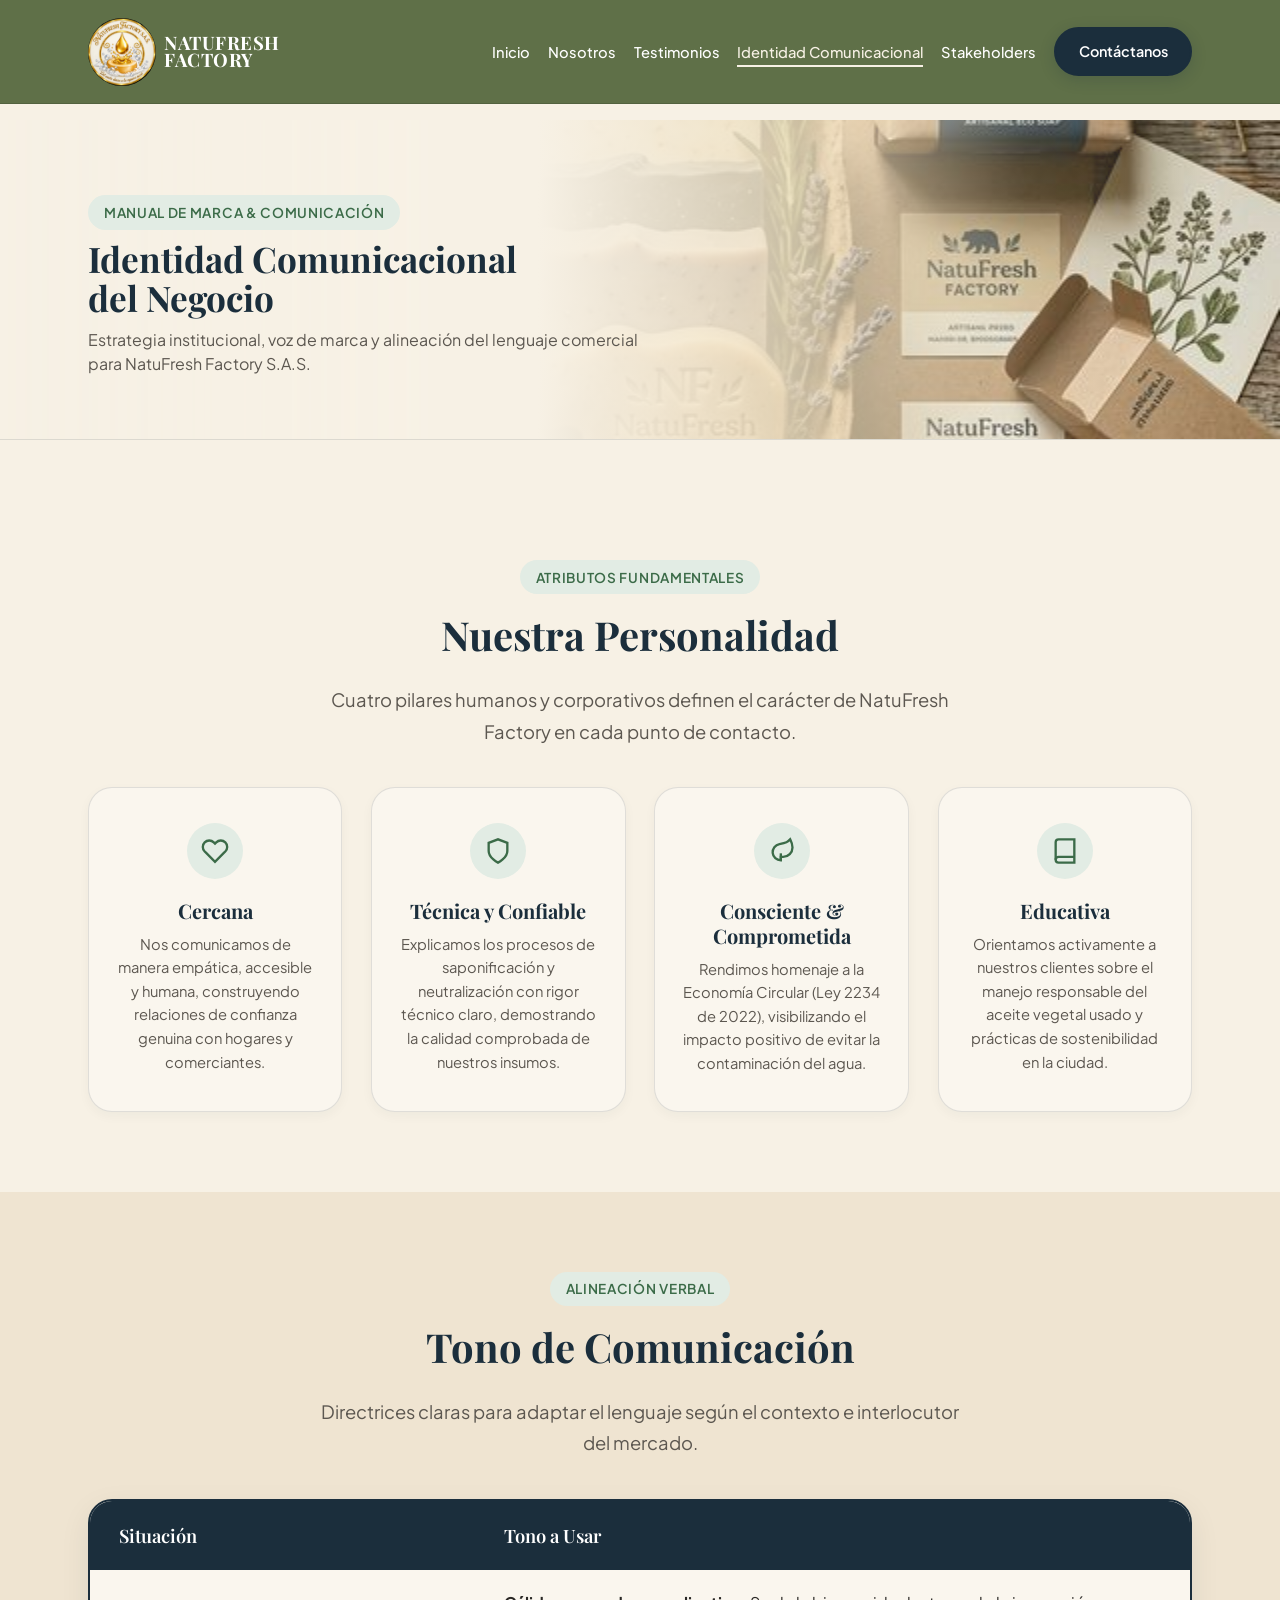
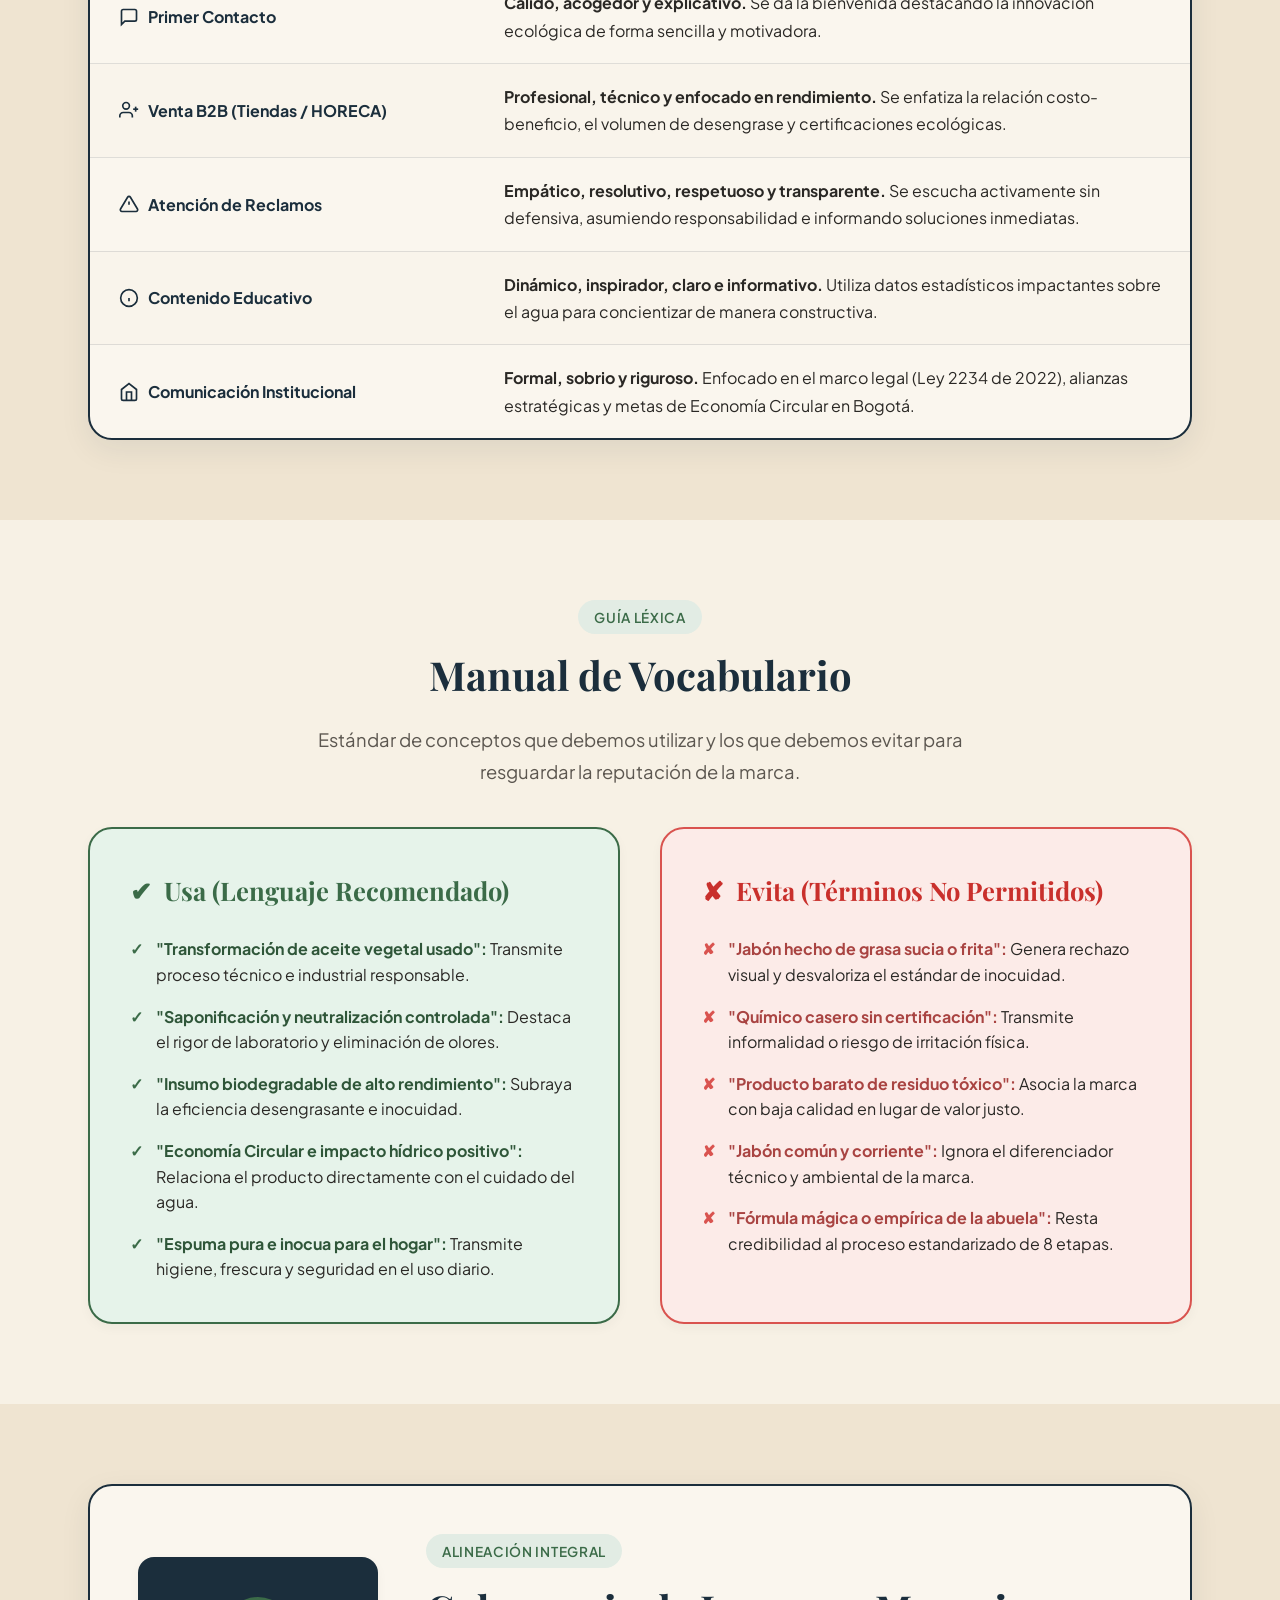
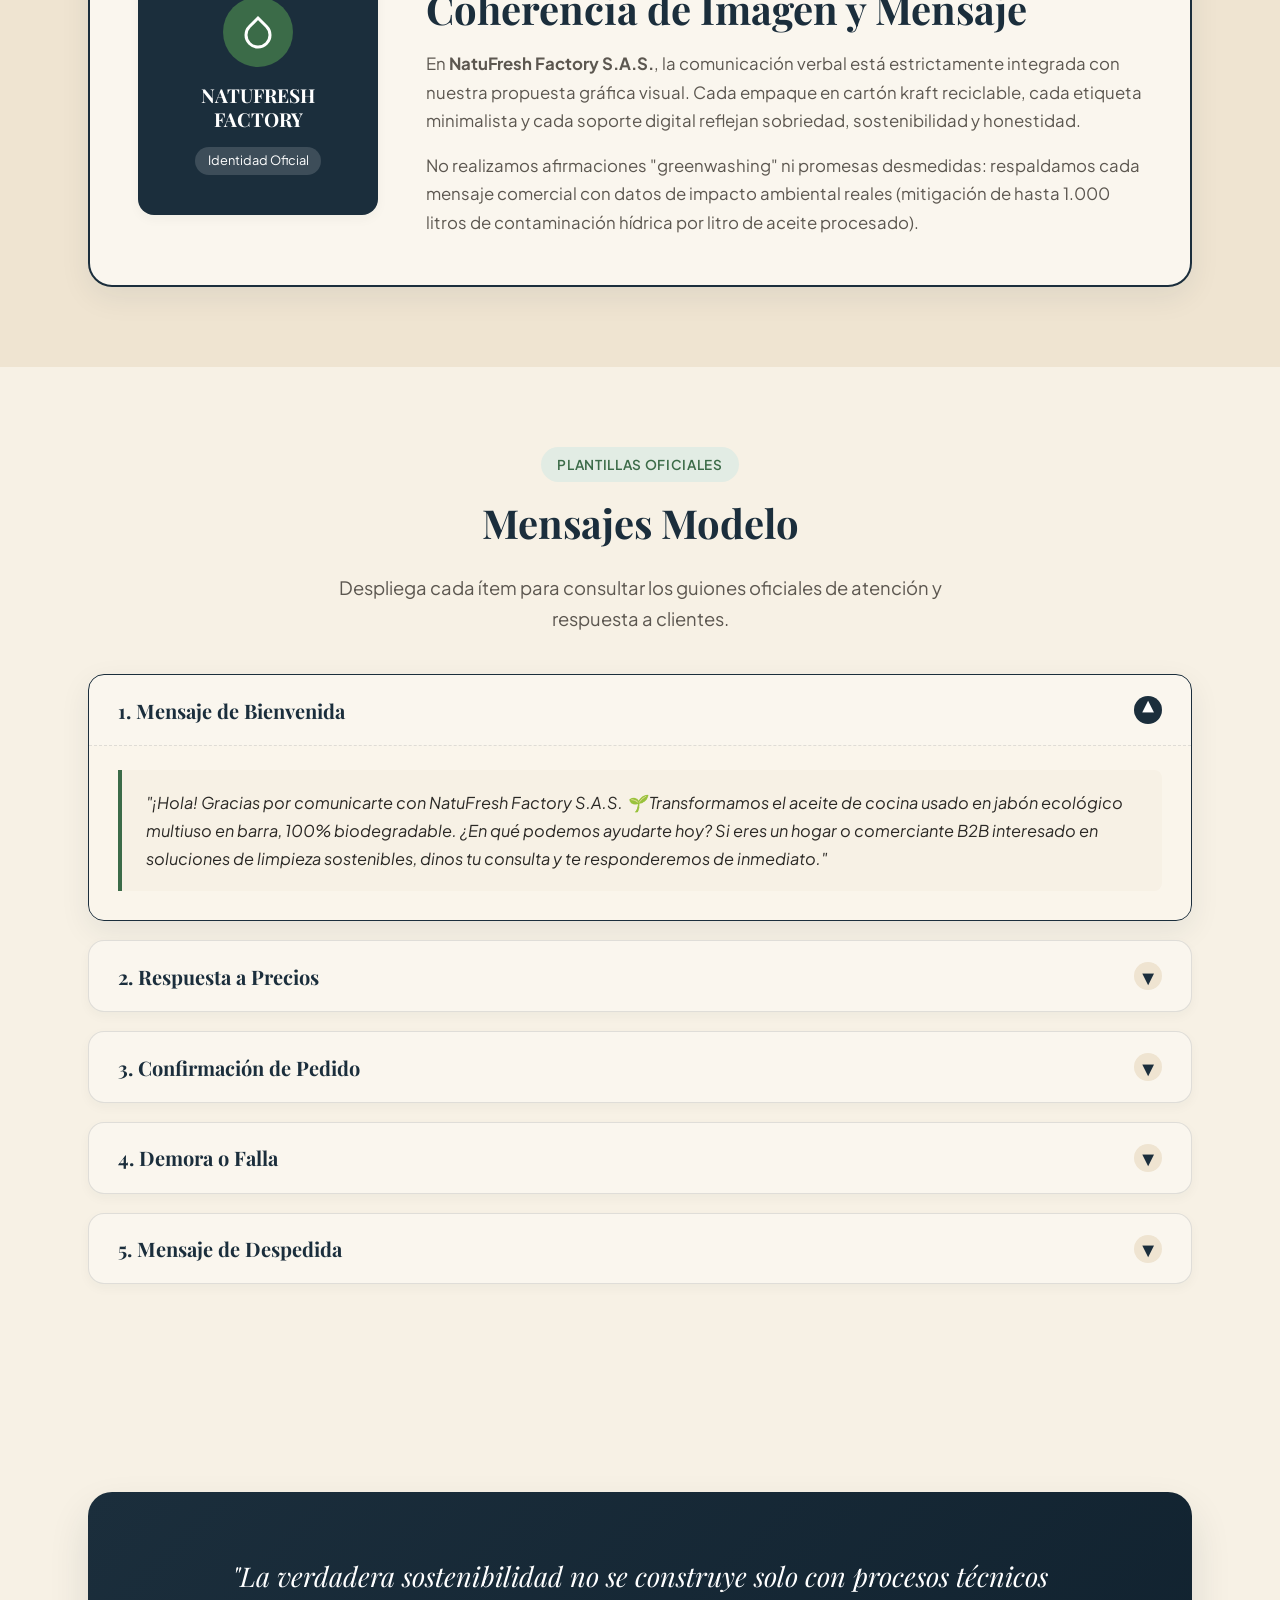
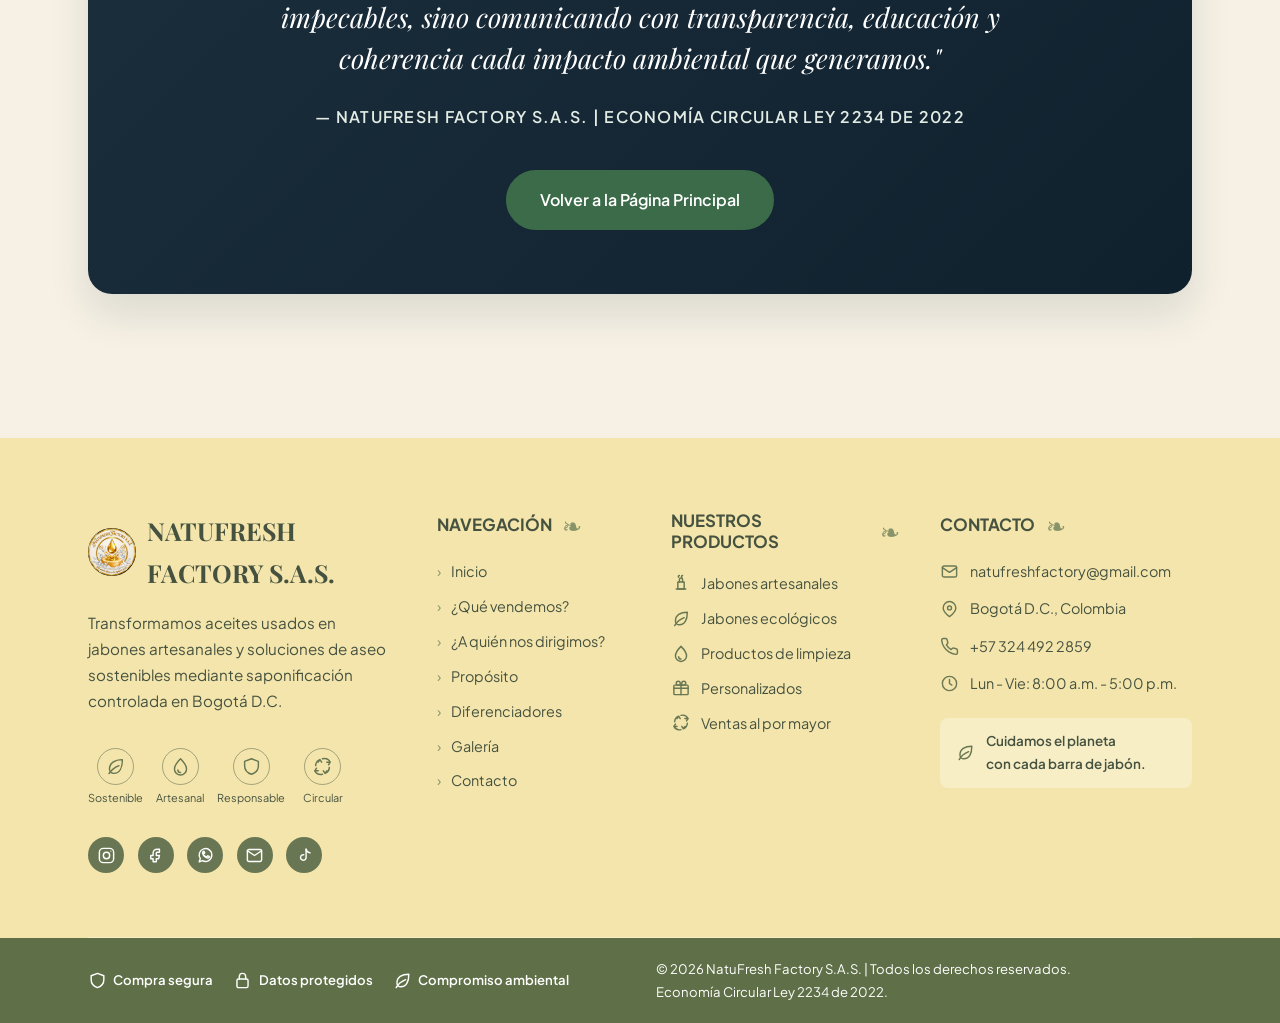
<file: html/identidad.html>
<!DOCTYPE html>
<html lang="es">

<head>
    <meta charset="UTF-8">
    <meta name="viewport" content="width=device-width, initial-scale=1.0">
    <title>Identidad Comunicacional del Negocio | NatuFresh Factory S.A.S.</title>
    <meta name="description"
        content="Manual de Identidad Comunicacional, tono de voz, personalidad de marca y mensajes modelo de NatuFresh Factory S.A.S.">
    <link rel="stylesheet" href="../css/styles.css">
    <link rel="stylesheet" href="../css/header.css">
    <link rel="stylesheet" href="../css/footer.css">
    <link rel="icon"
        href="data:image/svg+xml,<svg xmlns=%22http://www.w3.org/2000/svg%22 viewBox=%220 0 100 100%22><text y=%22.9em%22 font-size=%2290%22>🧼</text></svg>">
</head>

<body>

    <!-- 1. NAVBAR -->
    <header class="navbar">
        <div class="container navbar-container">
            <a href="../index.html#inicio" class="navbar-logo" id="navLogo" aria-label="NatuFresh Factory inicio">
                <img src="../img/logo nuevo.jpeg" alt="NatuFresh Factory" class="brand-logo">
                <div class="brand-wordmark" aria-label="NatuFresh Factory">
                    <span class="brand-top">NATUFRESH</span>
                    <span class="brand-bottom">FACTORY</span>
                </div>
            </a>

            <button class="hamburger" id="hamburgerToggle" aria-label="Abrir menú de navegación" aria-expanded="false">
                <svg width="24" height="24" viewBox="0 0 24 24" fill="none" stroke="currentColor" stroke-width="2">
                    <path d="M4 6h16M4 12h16M4 18h16" />
                </svg>
            </button>

            <nav>
                <ul class="navbar-menu" id="navMenu">
                    <li><a href="../index.html#inicio" class="nav-link">Inicio</a></li>
                    <li><a href="mision-vision.html" class="nav-link">Nosotros</a></li>
                    <li><a href="../index.html#testimonios" class="nav-link">Testimonios</a></li>
                    <li><a href="identidad.html" class="nav-link active">Identidad Comunicacional</a></li>
                    <li><a href="stakeholders.html" class="nav-link">Stakeholders</a></li>
                    <li><a href="../index.html#contacto" class="btn btn-primary navbar-cta">Contáctanos</a></li>
                </ul>
            </nav>
        </div>
    </header>

    <main>
        <!-- SECCIÓN 1: ENCABEZADO -->
        <header class="page-header">
            <div class="page-header-bg-img" role="img" aria-label="Moodboard de Identidad de Marca NatuFresh Factory con muestras y paleta artesanal" style="background-image: url('../img/identidad-brand.png');"></div>
            <div class="container">
                <span class="section-tag">Manual de Marca &amp; Comunicación</span>
                <h1 class="page-header-title">Identidad Comunicacional<br>del Negocio</h1>
                <p class="page-header-sub">
                    Estrategia institucional, voz de marca y alineación del lenguaje comercial para
                    NatuFresh Factory S.A.S.
                </p>
            </div>
        </header>

        <!-- SECCIÓN 2: NUESTRA PERSONALIDAD -->
        <section id="personalidad">
            <div class="container">
                <div style="text-align: center; margin-bottom: 2rem;">
                    <span class="section-tag">Atributos Fundamentales</span>
                    <h2 class="section-title">Nuestra Personalidad</h2>
                    <p class="section-subtitle" style="margin: 0 auto;">
                        Cuatro pilares humanos y corporativos definen el carácter de NatuFresh Factory en cada punto de
                        contacto.
                    </p>
                </div>

                <div class="personality-grid">
                    <!-- Card 1 -->
                    <div class="personality-card">
                        <div class="personality-icon">
                            <!-- Heart / Warm Icon -->
                            <svg width="28" height="28" viewBox="0 0 24 24" fill="none" stroke="currentColor"
                                stroke-width="2">
                                <path
                                    d="M20.84 4.61a5.5 5.5 0 0 0-7.78 0L12 5.67l-1.06-1.06a5.5 5.5 0 0 0-7.78 7.78l1.06 1.06L12 21.23l7.78-7.78 1.06-1.06a5.5 5.5 0 0 0 0-7.78z" />
                            </svg>
                        </div>
                        <h3>Cercana</h3>
                        <p>
                            Nos comunicamos de manera empática, accesible y humana, construyendo relaciones de confianza
                            genuina con hogares y comerciantes.
                        </p>
                    </div>

                    <!-- Card 2 -->
                    <div class="personality-card">
                        <div class="personality-icon">
                            <!-- Shield / Technical Icon -->
                            <svg width="28" height="28" viewBox="0 0 24 24" fill="none" stroke="currentColor"
                                stroke-width="2">
                                <path d="M12 22s8-4 8-10V5l-8-3-8 3v7c0 6 8 10 8 10z" />
                            </svg>
                        </div>
                        <h3>Técnica y Confiable</h3>
                        <p>
                            Explicamos los procesos de saponificación y neutralización con rigor técnico claro,
                            demostrando la calidad comprobada de nuestros insumos.
                        </p>
                    </div>

                    <!-- Card 3 -->
                    <div class="personality-card">
                        <div class="personality-icon">
                            <!-- Leaf / Eco Icon -->
                            <svg width="28" height="28" viewBox="0 0 24 24" fill="none" stroke="currentColor"
                                stroke-width="2">
                                <path
                                    d="M11 20A7 7 0 0 1 9.8 6.1C15.5 5 17 4.4 19 2c1 2 2 4.1 2 7 0 4.4-3.6 8-8 8h-2z" />
                                <path d="M11 20v-6" />
                            </svg>
                        </div>
                        <h3>Consciente & Comprometida</h3>
                        <p>
                            Rendimos homenaje a la Economía Circular (Ley 2234 de 2022), visibilizando el impacto
                            positivo de evitar la contaminación del agua.
                        </p>
                    </div>

                    <!-- Card 4 -->
                    <div class="personality-card">
                        <div class="personality-icon">
                            <!-- Book / Educational Icon -->
                            <svg width="28" height="28" viewBox="0 0 24 24" fill="none" stroke="currentColor"
                                stroke-width="2">
                                <path d="M4 19.5A2.5 2.5 0 0 1 6.5 17H20" />
                                <path d="M6.5 2H20v20H6.5A2.5 2.5 0 0 1 4 19.5v-15A2.5 2.5 0 0 1 6.5 2z" />
                            </svg>
                        </div>
                        <h3>Educativa</h3>
                        <p>
                            Orientamos activamente a nuestros clientes sobre el manejo responsable del aceite vegetal
                            usado y prácticas de sostenibilidad en la ciudad.
                        </p>
                    </div>
                </div>
            </div>
        </section>

        <!-- SECCIÓN 3: TONO DE COMUNICACIÓN -->
        <section id="tono" style="background-color: var(--bg-secondary);">
            <div class="container">
                <div style="text-align: center; margin-bottom: 2rem;">
                    <span class="section-tag">Alineación Verbal</span>
                    <h2 class="section-title">Tono de Comunicación</h2>
                    <p class="section-subtitle" style="margin: 0 auto;">
                        Directrices claras para adaptar el lenguaje según el contexto e interlocutor del mercado.
                    </p>
                </div>

                <div class="tone-table-wrapper">
                    <table class="tone-table">
                        <thead>
                            <tr>
                                <th style="width: 35%;">Situación</th>
                                <th style="width: 65%;">Tono a Usar</th>
                            </tr>
                        </thead>
                        <tbody>
                            <tr>
                                <td>
                                    <div class="tone-situation">
                                        <svg width="20" height="20" viewBox="0 0 24 24" fill="none"
                                            stroke="currentColor" stroke-width="2">
                                            <path d="M21 15a2 2 0 0 1-2 2H7l-4 4V5a2 2 0 0 1 2-2h14a2 2 0 0 1 2 2z" />
                                        </svg>
                                        Primer Contacto
                                    </div>
                                </td>
                                <td>
                                    <strong>Cálido, acogedor y explicativo.</strong> Se da la bienvenida destacando la
                                    innovación ecológica de forma sencilla y motivadora.
                                </td>
                            </tr>
                            <tr>
                                <td>
                                    <div class="tone-situation">
                                        <svg width="20" height="20" viewBox="0 0 24 24" fill="none"
                                            stroke="currentColor" stroke-width="2">
                                            <path d="M16 21v-2a4 4 0 0 0-4-4H5a4 4 0 0 0-4 4v2" />
                                            <circle cx="8.5" cy="7" r="4" />
                                            <line x1="20" y1="8" x2="20" y2="14" />
                                            <line x1="23" y1="11" x2="17" y2="11" />
                                        </svg>
                                        Venta B2B (Tiendas / HORECA)
                                    </div>
                                </td>
                                <td>
                                    <strong>Profesional, técnico y enfocado en rendimiento.</strong> Se enfatiza la
                                    relación costo-beneficio, el volumen de desengrase y certificaciones ecológicas.
                                </td>
                            </tr>
                            <tr>
                                <td>
                                    <div class="tone-situation">
                                        <svg width="20" height="20" viewBox="0 0 24 24" fill="none"
                                            stroke="currentColor" stroke-width="2">
                                            <path
                                                d="M10.29 3.86L1.82 18a2 2 0 0 0 1.71 3h16.94a2 2 0 0 0 1.71-3L13.71 3.86a2 2 0 0 0-3.42 0z" />
                                            <line x1="12" y1="9" x2="12" y2="13" />
                                            <line x1="12" y1="17" x2="12.01" y2="17" />
                                        </svg>
                                        Atención de Reclamos
                                    </div>
                                </td>
                                <td>
                                    <strong>Empático, resolutivo, respetuoso y transparente.</strong> Se escucha
                                    activamente sin defensiva, asumiendo responsabilidad e informando soluciones
                                    inmediatas.
                                </td>
                            </tr>
                            <tr>
                                <td>
                                    <div class="tone-situation">
                                        <svg width="20" height="20" viewBox="0 0 24 24" fill="none"
                                            stroke="currentColor" stroke-width="2">
                                            <circle cx="12" cy="12" r="10" />
                                            <line x1="12" y1="16" x2="12" y2="12" />
                                            <line x1="12" y1="8" x2="12.01" y2="8" />
                                        </svg>
                                        Contenido Educativo
                                    </div>
                                </td>
                                <td>
                                    <strong>Dinámico, inspirador, claro e informativo.</strong> Utiliza datos
                                    estadísticos impactantes sobre el agua para concientizar de manera constructiva.
                                </td>
                            </tr>
                            <tr>
                                <td>
                                    <div class="tone-situation">
                                        <svg width="20" height="20" viewBox="0 0 24 24" fill="none"
                                            stroke="currentColor" stroke-width="2">
                                            <path d="M3 9l9-7 9 7v11a2 2 0 0 1-2 2H5a2 2 0 0 1-2-2z" />
                                            <polyline points="9 22 9 12 15 12 15 22" />
                                        </svg>
                                        Comunicación Institucional
                                    </div>
                                </td>
                                <td>
                                    <strong>Formal, sobrio y riguroso.</strong> Enfocado en el marco legal (Ley 2234 de
                                    2022), alianzas estratégicas y metas de Economía Circular en Bogotá.
                                </td>
                            </tr>
                        </tbody>
                    </table>
                </div>
            </div>
        </section>

        <!-- SECCIÓN 4: MANUAL DE VOCABULARIO -->
        <section id="vocabulario">
            <div class="container">
                <div style="text-align: center; margin-bottom: 2rem;">
                    <span class="section-tag">Guía Léxica</span>
                    <h2 class="section-title">Manual de Vocabulario</h2>
                    <p class="section-subtitle" style="margin: 0 auto;">
                        Estándar de conceptos que debemos utilizar y los que debemos evitar para resguardar la
                        reputación de la marca.
                    </p>
                </div>

                <div class="vocab-grid">
                    <!-- Column USA -->
                    <div class="vocab-box usa">
                        <div class="vocab-header">
                            <span>✔</span>
                            <span>Usa (Lenguaje Recomendado)</span>
                        </div>
                        <ul class="vocab-list">
                            <li class="vocab-item">
                                <span style="font-weight: 700; color: var(--color-sage-green);">✓</span>
                                <div><strong>"Transformación de aceite vegetal usado":</strong> Transmite proceso
                                    técnico e industrial responsable.</div>
                            </li>
                            <li class="vocab-item">
                                <span style="font-weight: 700; color: var(--color-sage-green);">✓</span>
                                <div><strong>"Saponificación y neutralización controlada":</strong> Destaca el rigor de
                                    laboratorio y eliminación de olores.</div>
                            </li>
                            <li class="vocab-item">
                                <span style="font-weight: 700; color: var(--color-sage-green);">✓</span>
                                <div><strong>"Insumo biodegradable de alto rendimiento":</strong> Subraya la eficiencia
                                    desengrasante e inocuidad.</div>
                            </li>
                            <li class="vocab-item">
                                <span style="font-weight: 700; color: var(--color-sage-green);">✓</span>
                                <div><strong>"Economía Circular e impacto hídrico positivo":</strong> Relaciona el
                                    producto directamente con el cuidado del agua.</div>
                            </li>
                            <li class="vocab-item">
                                <span style="font-weight: 700; color: var(--color-sage-green);">✓</span>
                                <div><strong>"Espuma pura e inocua para el hogar":</strong> Transmite higiene, frescura
                                    y seguridad en el uso diario.</div>
                            </li>
                        </ul>
                    </div>

                    <!-- Column EVITA -->
                    <div class="vocab-box evita">
                        <div class="vocab-header">
                            <span>✘</span>
                            <span>Evita (Términos No Permitidos)</span>
                        </div>
                        <ul class="vocab-list">
                            <li class="vocab-item">
                                <span style="font-weight: 700; color: #D9534F;">✘</span>
                                <div><strong>"Jabón hecho de grasa sucia o frita":</strong> Genera rechazo visual y
                                    desvaloriza el estándar de inocuidad.</div>
                            </li>
                            <li class="vocab-item">
                                <span style="font-weight: 700; color: #D9534F;">✘</span>
                                <div><strong>"Químico casero sin certificación":</strong> Transmite informalidad o
                                    riesgo de irritación física.</div>
                            </li>
                            <li class="vocab-item">
                                <span style="font-weight: 700; color: #D9534F;">✘</span>
                                <div><strong>"Producto barato de residuo tóxico":</strong> Asocia la marca con baja
                                    calidad en lugar de valor justo.</div>
                            </li>
                            <li class="vocab-item">
                                <span style="font-weight: 700; color: #D9534F;">✘</span>
                                <div><strong>"Jabón común y corriente":</strong> Ignora el diferenciador técnico y
                                    ambiental de la marca.</div>
                            </li>
                            <li class="vocab-item">
                                <span style="font-weight: 700; color: #D9534F;">✘</span>
                                <div><strong>"Fórmula mágica o empírica de la abuela":</strong> Resta credibilidad al
                                    proceso estandarizado de 8 etapas.</div>
                            </li>
                        </ul>
                    </div>
                </div>
            </div>
        </section>

        <!-- SECCIÓN 5: COHERENCIA DE IMAGEN Y MENSAJE -->
        <section id="coherencia" style="background-color: var(--bg-secondary);">
            <div class="container">
                <div class="coherence-card">
                    <div class="coherence-grid">
                        <div class="coherence-logo-box">
                            <div class="coherence-logo-icon">
                                <svg width="36" height="36" viewBox="0 0 24 24" fill="none" stroke="currentColor"
                                    stroke-width="2">
                                    <path d="M12 2.69l5.66 5.66a8 8 0 1 1-11.31 0z"></path>
                                </svg>
                            </div>
                            <h3 style="font-size: 1.2rem; color: #FFFFFF; font-family: var(--font-serif);">NATUFRESH
                                FACTORY</h3>
                            <span
                                style="font-size: 0.8rem; background: rgba(255,255,255,0.15); padding: 0.2rem 0.8rem; border-radius: 999px;">Identidad
                                Oficial</span>
                        </div>

                        <div>
                            <span class="section-tag">Alineación Integral</span>
                            <h2 class="section-title" style="margin-bottom: 1rem;">Coherencia de Imagen y Mensaje</h2>
                            <p>
                                En <strong>NatuFresh Factory S.A.S.</strong>, la comunicación verbal está estrictamente
                                integrada con nuestra propuesta gráfica visual. Cada empaque en cartón kraft reciclable,
                                cada etiqueta minimalista y cada soporte digital reflejan sobriedad, sostenibilidad y
                                honestidad.
                            </p>
                            <p style="margin-bottom: 0;">
                                No realizamos afirmaciones "greenwashing" ni promesas desmedidas: respaldamos cada
                                mensaje comercial con datos de impacto ambiental reales (mitigación de hasta 1.000
                                litros de contaminación hídrica por litro de aceite procesado).
                            </p>
                        </div>
                    </div>
                </div>
            </div>
        </section>

        <!-- SECCIÓN 6: MENSAJES MODELO -->
        <section id="mensajes">
            <div class="container">
                <div style="text-align: center; margin-bottom: 2rem;">
                    <span class="section-tag">Plantillas Oficiales</span>
                    <h2 class="section-title">Mensajes Modelo</h2>
                    <p class="section-subtitle" style="margin: 0 auto;">
                        Despliega cada ítem para consultar los guiones oficiales de atención y respuesta a clientes.
                    </p>
                </div>

                <div class="accordion-wrapper">
                    <!-- Item 1: Bienvenida -->
                    <div class="accordion-item active">
                        <button class="accordion-header" type="button">
                            <span>1. Mensaje de Bienvenida</span>
                            <div class="accordion-icon">▼</div>
                        </button>
                        <div class="accordion-body">
                            <div class="message-box">
                                "¡Hola! Gracias por comunicarte con NatuFresh Factory S.A.S. 🌱 Transformamos el aceite
                                de cocina usado en jabón ecológico multiuso en barra, 100% biodegradable. ¿En qué
                                podemos ayudarte hoy? Si eres un hogar o comerciante B2B interesado en soluciones de
                                limpieza sostenibles, dinos tu consulta y te responderemos de inmediato."
                            </div>
                        </div>
                    </div>

                    <!-- Item 2: Respuesta a Precios -->
                    <div class="accordion-item">
                        <button class="accordion-header" type="button">
                            <span>2. Respuesta a Precios</span>
                            <div class="accordion-icon">▼</div>
                        </button>
                        <div class="accordion-body">
                            <div class="message-box">
                                "Nuestros jabones ecológicos en barra están formulados para ofrecer un rendimiento
                                superior desengrasante a un precio altamente competitivo. Cada unidad respalda un
                                proceso de 8 etapas técnicas de neutralización que evita la contaminación de mil litros
                                de agua. Escríbenos si deseas conocer nuestro catálogo detallado y precios al por mayor
                                para comercios."
                            </div>
                        </div>
                    </div>

                    <!-- Item 3: Confirmación de Pedido -->
                    <div class="accordion-item">
                        <button class="accordion-header" type="button">
                            <span>3. Confirmación de Pedido</span>
                            <div class="accordion-icon">▼</div>
                        </button>
                        <div class="accordion-body">
                            <div class="message-box">
                                "¡Tu pedido ha sido registrado con éxito! 📦 Muchas gracias por sumarte a la Economía
                                Circular junto a NatuFresh Factory S.A.S. En breve te compartiremos el número de guía e
                                instrucciones de entrega en Bogotá D.C. ¡Gracias por elegir una limpieza consciente!"
                            </div>
                        </div>
                    </div>

                    <!-- Item 4: Demora o Falla -->
                    <div class="accordion-item">
                        <button class="accordion-header" type="button">
                            <span>4. Demora o Falla</span>
                            <div class="accordion-icon">▼</div>
                        </button>
                        <div class="accordion-body">
                            <div class="message-box">
                                "Estimado cliente, lamentamos profundamente el inconveniente ocasionado con el tiempo de
                                entrega de tu pedido. En NatuFresh Factory nos tomamos muy en serio tu confianza; ya
                                estamos rastreando directamente la contingencia con el transportador para brindarte
                                solución prioritaria en las próximas horas. Agradecemos enormemente tu paciencia."
                            </div>
                        </div>
                    </div>

                    <!-- Item 5: Despedida -->
                    <div class="accordion-item">
                        <button class="accordion-header" type="button">
                            <span>5. Mensaje de Despedida</span>
                            <div class="accordion-icon">▼</div>
                        </button>
                        <div class="accordion-body">
                            <div class="message-box">
                                "Gracias por contactar a NatuFresh Factory S.A.S. Te invitamos a seguir acompañándonos
                                en nuestras redes para aprender más sobre cómo transformar cada gota de aceite en espuma
                                pura. ¡Que tengas un excelente día!"
                            </div>
                        </div>
                    </div>
                </div>
            </div>
        </section>

        <!-- SECCIÓN 7: CIERRE (REFLEXIÓN DE LA UNIDAD) -->
        <section id="cierre">
            <div class="container">
                <div class="closing-quote-card">
                    <blockquote>
                        "La verdadera sostenibilidad no se construye solo con procesos técnicos impecables, sino
                        comunicando con transparencia, educación y coherencia cada impacto ambiental que generamos."
                    </blockquote>
                    <div class="closing-quote-author">
                        — NatuFresh Factory S.A.S. | Economía Circular Ley 2234 de 2022
                    </div>
                    <div style="margin-top: 2.5rem;">
                        <a href="index.html" class="btn btn-green">
                            Volver a la Página Principal
                        </a>
                    </div>
                </div>
            </div>
        </section>
    </main>

    <!-- FOOTER -->
    <footer class="footer">
        <div class="container">
            <div class="footer-grid">
                <div class="footer-brand">
                    <div class="footer-logo">NATUFRESH FACTORY S.A.S.</div>
                    <p>
                        Transformando aceites usados en soluciones de aseo sustentables mediante saponificación
                        controlada en Bogotá D.C.
                    </p>
                    <div class="social-links">
                        <a href="#" class="social-icon" aria-label="Instagram">
                            <svg width="18" height="18" viewBox="0 0 24 24" fill="none" stroke="currentColor"
                                stroke-width="2">
                                <rect x="2" y="2" width="20" height="20" rx="5" ry="5" />
                                <path d="M16 11.37A4 4 0 1 1 12.63 8 4 4 0 0 1 16 11.37z" />
                                <line x1="17.5" y1="6.5" x2="17.51" y2="6.5" />
                            </svg>
                        </a>
                        <a href="#" class="social-icon" aria-label="WhatsApp">
                            <svg width="18" height="18" viewBox="0 0 24 24" fill="none" stroke="currentColor"
                                stroke-width="2">
                                <path
                                    d="M21 11.5a8.38 8.38 0 0 1-.9 3.8 8.5 8.5 0 0 1-7.6 4.7 8.38 8.38 0 0 1-3.8-.9L3 21l1.9-5.7a8.38 8.38 0 0 1-.9-3.8 8.5 8.5 0 0 1 4.7-7.6 8.38 8.38 0 0 1 3.8-.9h.5a8.48 8.48 0 0 1 8 8v.5z" />
                            </svg>
                        </a>
                        <a href="#" class="social-icon" aria-label="LinkedIn">
                            <svg width="18" height="18" viewBox="0 0 24 24" fill="none" stroke="currentColor"
                                stroke-width="2">
                                <path
                                    d="M16 8a6 6 0 0 1 6 6v7h-4v-7a2 2 0 0 0-2-2 2 2 0 0 0-2 2v7h-4v-7a6 6 0 0 1 6-6z" />
                                <rect x="2" y="9" width="4" height="12" />
                                <circle cx="4" cy="4" r="2" />
                            </svg>
                        </a>
                    </div>
                </div>

                <div>
                    <h4 class="footer-title">Navegación</h4>
                    <ul class="footer-links">
                        <li><a href="index.html#inicio">Inicio</a></li>
                        <li><a href="#personalidad">Nuestra Personalidad</a></li>
                        <li><a href="#tono">Tono de Comunicación</a></li>
                        <li><a href="#vocabulario">Manual de Vocabulario</a></li>
                        <li><a href="#coherencia">Coherencia de Imagen</a></li>
                        <li><a href="#mensajes">Mensajes Modelo</a></li>
                    </ul>
                </div>

                <div>
                    <h4 class="footer-title">Contacto</h4>
                    <div class="footer-contact-item">
                        <svg width="16" height="16" viewBox="0 0 24 24" fill="none" stroke="currentColor"
                            stroke-width="2">
                            <path d="M4 4h16c1.1 0 2 .9 2 2v12c0 1.1-.9 2-2 2H4c-1.1 0-2-.9-2-2V6c0-1.1.9-2 2-2z" />
                            <polyline points="22,6 12,13 2,6" />
                        </svg>
                        natufreshfactory@gmail.com
                    </div>
                    <div class="footer-contact-item">
                        <svg width="16" height="16" viewBox="0 0 24 24" fill="none" stroke="currentColor"
                            stroke-width="2">
                            <path d="M21 10c0 7-9 13-9 13s-9-6-9-13a9 9 0 0 1 18 0z" />
                            <circle cx="12" cy="10" r="3" />
                        </svg>
                        Bogotá D.C., Colombia
                    </div>
                    <div class="footer-contact-item">
                        <svg width="16" height="16" viewBox="0 0 24 24" fill="none" stroke="currentColor"
                            stroke-width="2">
                            <path
                                d="M22 16.92v3a2 2 0 0 1-2.18 2 19.79 19.79 0 0 1-8.63-3.07 19.5 19.5 0 0 1-6-6 19.79 19.79 0 0 1-3.07-8.67A2 2 0 0 1 4.11 2h3a2 2 0 0 1 2 1.72 12.84 12.84 0 0 0 .7 2.81 2 2 0 0 1-.45 2.11L8.09 9.91a16 16 0 0 0 6 6l1.27-1.27a2 2 0 0 1 2.11-.45 12.84 12.84 0 0 0 2.81.7A2 2 0 0 1 22 16.92z" />
                        </svg>
                        +57 324 492 2859
                    </div>
                </div>
            </div>

            <div class="footer-bottom">
                &copy; 2026 NatuFresh Factory S.A.S. Todos los derechos reservados.
            </div>
        </div>
    </footer>

    <script src="../js/main.js"></script>
</body>

</html>
</file>
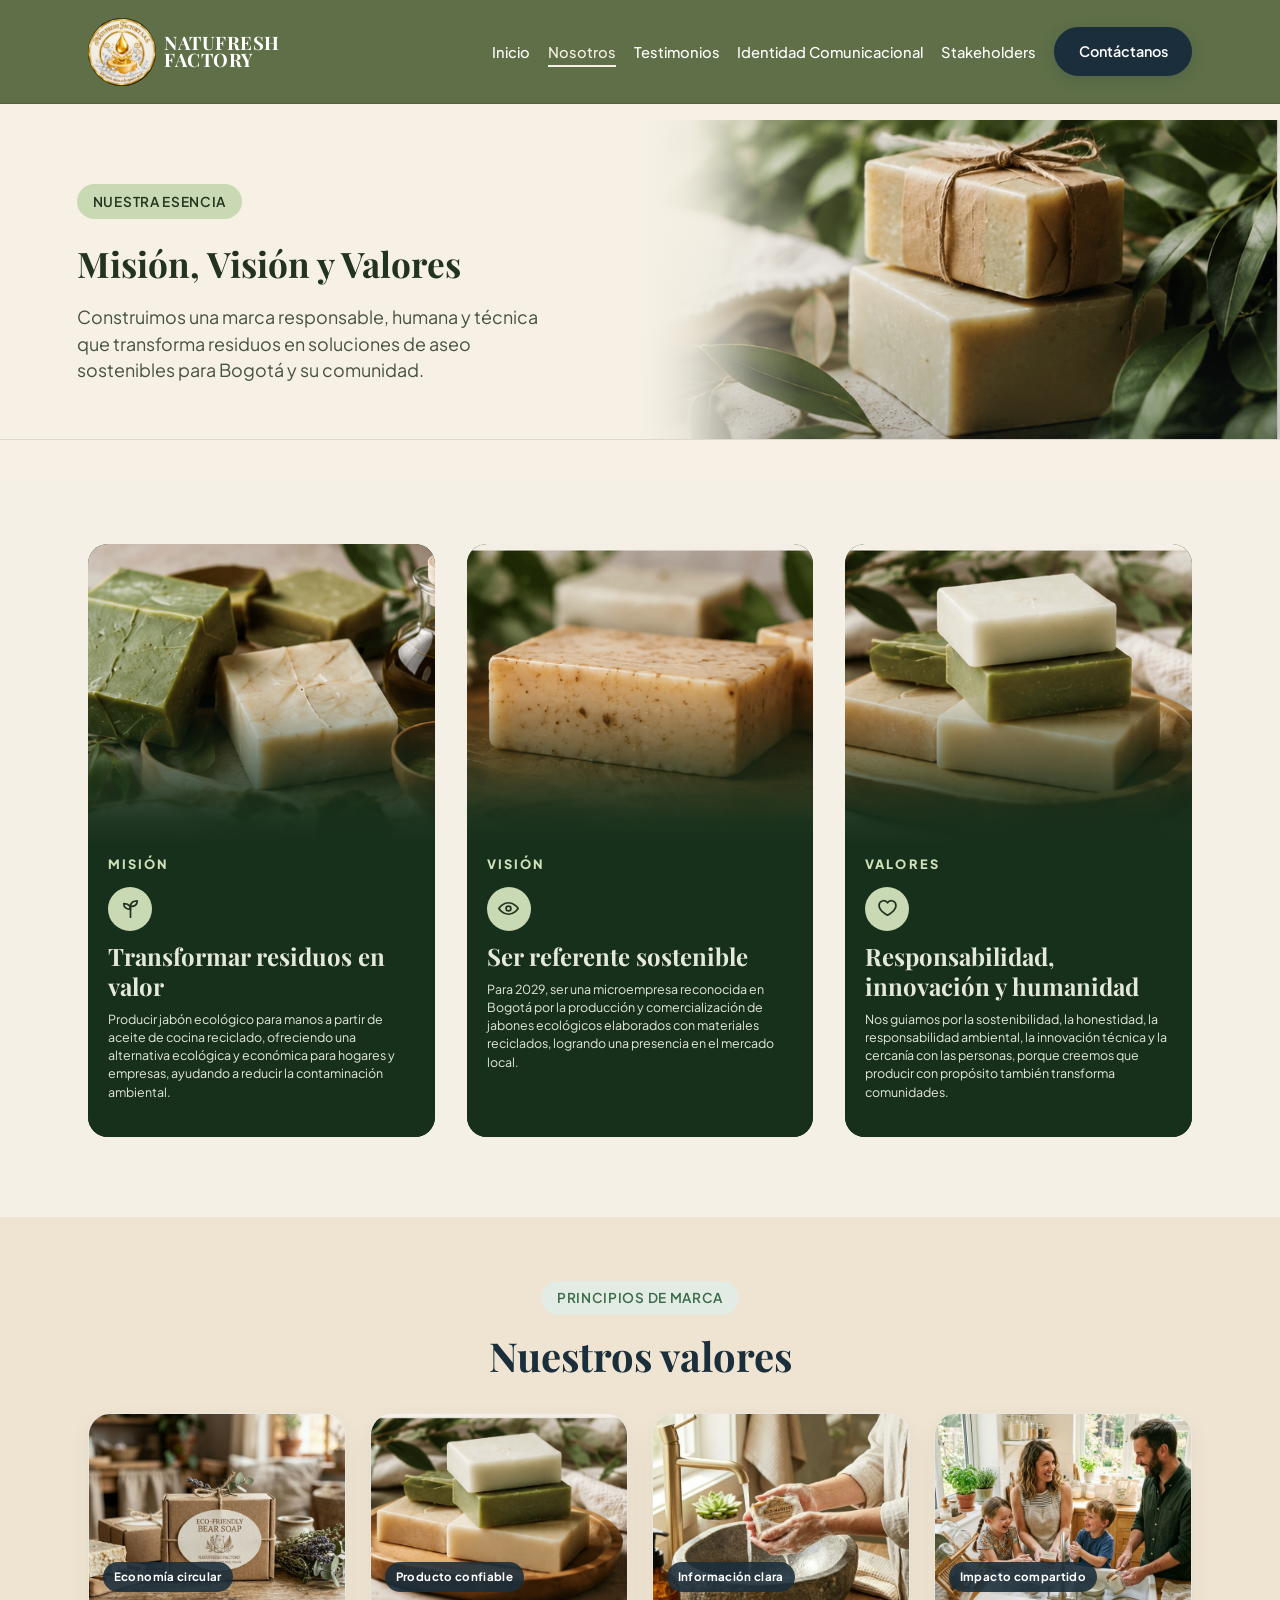
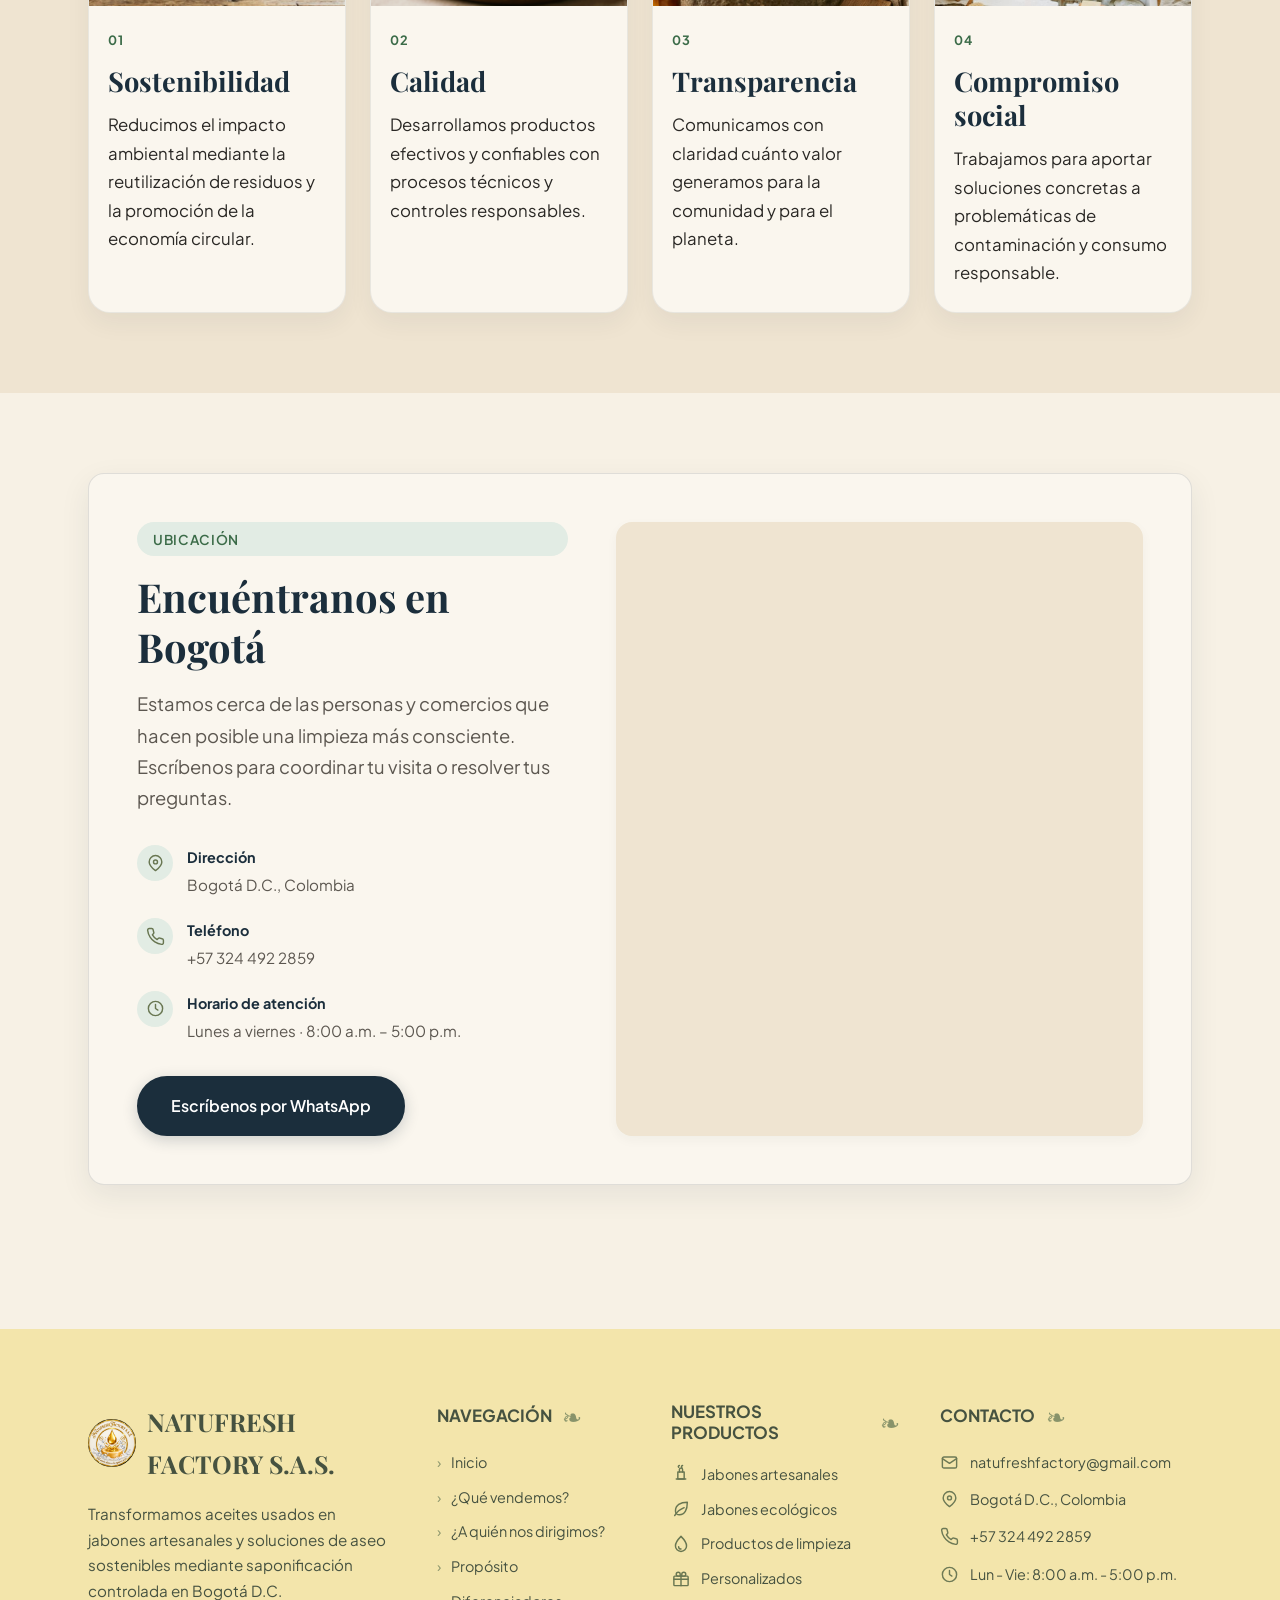
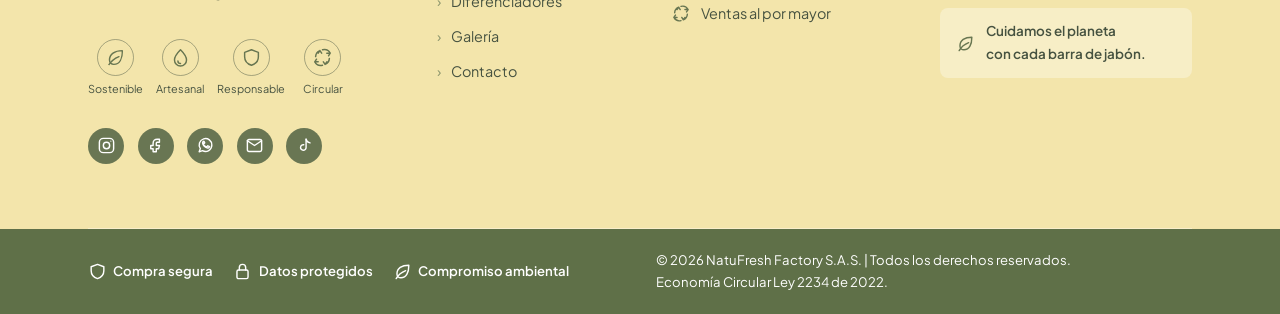
<file: html/mision-vision.html>
<!DOCTYPE html>
<html lang="es">

<head>
    <meta charset="UTF-8">
    <meta name="viewport" content="width=device-width, initial-scale=1.0">
    <title>Misión, Visión y Valores | NatuFresh Factory S.A.S.</title>
    <meta name="description"
        content="Misión, visión y valores de NatuFresh Factory S.A.S., una marca de jabón ecológico con enfoque en sostenibilidad y economía circular.">
    <link rel="stylesheet" href="../css/styles.css">
    <link rel="stylesheet" href="../css/header.css">
    <link rel="stylesheet" href="../css/footer.css">
    <link rel="icon"
        href="data:image/svg+xml,<svg xmlns=%22http://www.w3.org/2000/svg%22 viewBox=%220 0 100 100%22><text y=%22.9em%22 font-size=%2290%22>🧼</text></svg>">
</head>

<body>
    <!-- 1. NAVBAR -->
    <header class="navbar">
        <div class="container navbar-container">
            <a href="../index.html#inicio" class="navbar-logo" id="navLogo" aria-label="NatuFresh Factory inicio">
                <img src="../img/logo nuevo.jpeg" alt="NatuFresh Factory" class="brand-logo">
                <div class="brand-wordmark" aria-label="NatuFresh Factory">
                    <span class="brand-top">NATUFRESH</span>
                    <span class="brand-bottom">FACTORY</span>
                </div>
            </a>

            <button class="hamburger" id="hamburgerToggle" aria-label="Abrir menú de navegación" aria-expanded="false">
                <svg width="24" height="24" viewBox="0 0 24 24" fill="none" stroke="currentColor" stroke-width="2">
                    <path d="M4 6h16M4 12h16M4 18h16" />
                </svg>
            </button>

            <nav>
                <ul class="navbar-menu" id="navMenu">
                    <li><a href="../index.html#inicio" class="nav-link">Inicio</a></li>
                    <li><a href="mision-vision.html" class="nav-link active">Nosotros</a></li>
                    <li><a href="../index.html#testimonios" class="nav-link">Testimonios</a></li>
                    <li><a href="identidad.html" class="nav-link">Identidad Comunicacional</a></li>
                    <li><a href="stakeholders.html" class="nav-link">Stakeholders</a></li>
                    <li><a href="../index.html#contacto" class="btn btn-primary navbar-cta">Contáctanos</a></li>
                </ul>
            </nav>
        </div>
    </header>

    <main>
        <section class="page-header mission-hero">
            <div class="mission-split">
                <div class="mission-header-content">
                    <span class="section-tag">Nuestra esencia</span>
                    <h1 class="page-header-title">Misión, Visión y Valores</h1>
                    <p class="page-header-sub">
                        Construimos una marca responsable, humana y técnica que transforma residuos en soluciones de aseo sostenibles para Bogotá y su comunidad.
                    </p>
                </div>
                <div class="mission-header-image">
                    <img src="../img/portada%20nosotros.png" alt="Jabones artesanales NatuFresh Factory" width="960" height="720">
                </div>
            </div>
        </section>

        <section class="mission-grid-section">
            <div class="container mission-grid">
                <article class="mission-card">
                    <div class="mission-image-wrap">
                        <img src="../img/mision.png" alt="Jabón artesanal NatuFresh Factory para la misión de la marca" class="mission-image">
                    </div>
                    <div class="gradient-overlay" aria-hidden="true"></div>
                    <div class="mission-body">
                        <span class="mission-label">Misión</span>
                        <div class="mission-icon" aria-hidden="true">
                            <svg width="23" height="23" viewBox="0 0 24 24" fill="none" stroke="currentColor" stroke-width="1.8" stroke-linecap="round" stroke-linejoin="round">
                                <path d="M12 21V10" />
                                <path d="M12 13c-4.2 0-7-2.2-7-6 4.2 0 7 2.2 7 6Z" />
                                <path d="M12 10c0-4.2 2.8-6 7-6 0 3.8-2.8 6-7 6Z" />
                            </svg>
                        </div>
                        <h2>Transformar residuos en valor</h2>
                        <p>
                            Producir jabón ecológico para manos a partir de aceite de cocina reciclado, ofreciendo una alternativa ecológica y económica para hogares y empresas, ayudando a reducir la contaminación ambiental.
                        </p>
                    </div>
                </article>

                <article class="mission-card">
                    <div class="mission-image-wrap">
                        <img src="../img/vision.png" alt="Jabón artesanal NatuFresh Factory para la visión de la marca" class="mission-image">
                    </div>
                    <div class="gradient-overlay" aria-hidden="true"></div>
                    <div class="mission-body">
                        <span class="mission-label">Visión</span>
                        <div class="mission-icon" aria-hidden="true">
                            <svg width="23" height="23" viewBox="0 0 24 24" fill="none" stroke="currentColor" stroke-width="1.8" stroke-linecap="round" stroke-linejoin="round">
                                <path d="M2 12s3.5-6 10-6 10 6 10 6-3.5 6-10 6S2 12 2 12Z" />
                                <circle cx="12" cy="12" r="2.5" />
                            </svg>
                        </div>
                        <h2>Ser referente sostenible</h2>
                        <p>
                            Para 2029, ser una microempresa reconocida en Bogotá por la producción y comercialización de jabones ecológicos elaborados con materiales reciclados, logrando una presencia en el mercado local.
                        </p>
                    </div>
                </article>

                <article class="mission-card">
                    <div class="mission-image-wrap">
                        <img src="../img/valores.png" alt="Jabón artesanal NatuFresh Factory para los valores de la marca" class="mission-image">
                    </div>
                    <div class="gradient-overlay" aria-hidden="true"></div>
                    <div class="mission-body">
                        <span class="mission-label">Valores</span>
                        <div class="mission-icon" aria-hidden="true">
                            <svg width="23" height="23" viewBox="0 0 24 24" fill="none" stroke="currentColor" stroke-width="1.8" stroke-linecap="round" stroke-linejoin="round">
                                <path d="M20.8 8.8c0 5.7-8.8 10.2-8.8 10.2S3.2 14.5 3.2 8.8A4.8 4.8 0 0 1 12 6.1a4.8 4.8 0 0 1 8.8 2.7Z" />
                            </svg>
                        </div>
                        <h2>Responsabilidad, innovación y humanidad</h2>
                        <p>
                            Nos guiamos por la sostenibilidad, la honestidad, la responsabilidad ambiental, la innovación técnica y la cercanía con las personas, porque creemos que producir con propósito también transforma comunidades.
                        </p>
                    </div>
                </article>
            </div>
        </section>

        <section class="values-section" style="background-color: var(--bg-secondary);">
            <div class="container">
                <div style="text-align: center; margin-bottom: 2rem;">
                    <span class="section-tag">Principios de marca</span>
                    <h2 class="section-title">Nuestros valores</h2>
                </div>

                <div class="values-grid">
                    <article class="value-card">
                        <div class="value-image-wrap">
                            <img src="../img/bear-soap-packaged.png" alt="Jabón ecológico NatuFresh Factory presentado en envase de cartón reciclable junto a elementos naturales">
                            <span class="value-badge">Economía circular</span>
                        </div>
                        <div class="value-card-content">
                            <div class="value-number">01</div>
                            <h3>Sostenibilidad</h3>
                            <p>Reducimos el impacto ambiental mediante la reutilización de residuos y la promoción de la economía circular.</p>
                        </div>
                    </article>
                    <article class="value-card">
                        <div class="value-image-wrap">
                            <img src="../img/valores.png" alt="Barras de jabón ecológico NatuFresh Factory organizadas sobre una bandeja de madera con acabado artesanal">
                            <span class="value-badge">Producto confiable</span>
                        </div>
                        <div class="value-card-content">
                            <div class="value-number">02</div>
                            <h3>Calidad</h3>
                            <p>Desarrollamos productos efectivos y confiables con procesos técnicos y controles responsables.</p>
                        </div>
                    </article>
                    <article class="value-card">
                        <div class="value-image-wrap">
                            <img src="../img/soap-sink-use.png" alt="Persona utilizando jabón ecológico con etiqueta visible y clara en un lavamanos de piedra">
                            <span class="value-badge">Información clara</span>
                        </div>
                        <div class="value-card-content">
                            <div class="value-number">03</div>
                            <h3>Transparencia</h3>
                            <p>Comunicamos con claridad cuánto valor generamos para la comunidad y para el planeta.</p>
                        </div>
                    </article>
                    <article class="value-card">
                        <div class="value-image-wrap">
                            <img src="../img/family-kitchen.png" alt="Familia compartiendo una actividad de limpieza responsable en la cocina con jabón ecológico">
                            <span class="value-badge">Impacto compartido</span>
                        </div>
                        <div class="value-card-content">
                            <div class="value-number">04</div>
                            <h3>Compromiso social</h3>
                            <p>Trabajamos para aportar soluciones concretas a problemáticas de contaminación y consumo responsable.</p>
                        </div>
                    </article>
                </div>
            </div>
        </section>

        <section class="location-section" id="ubicacion" aria-labelledby="location-title">
            <div class="container">
                <div class="location-card">
                    <div class="location-info">
                        <span class="section-tag">Ubicación</span>
                        <h2 class="section-title" id="location-title">Encuéntranos en Bogotá</h2>
                        <p class="section-subtitle">
                            Estamos cerca de las personas y comercios que hacen posible una limpieza más consciente.
                            Escríbenos para coordinar tu visita o resolver tus preguntas.
                        </p>

                        <address class="location-details">
                            <div class="location-detail">
                                <span class="location-detail-icon" aria-hidden="true">⌖</span>
                                <div>
                                    <strong>Dirección</strong>
                                    <span>Bogotá D.C., Colombia</span>
                                </div>
                            </div>
                            <div class="location-detail">
                                <span class="location-detail-icon" aria-hidden="true">☎</span>
                                <div>
                                    <strong>Teléfono</strong>
                                    <a href="tel:+573244922859">+57 324 492 2859</a>
                                </div>
                            </div>
                            <div class="location-detail">
                                <span class="location-detail-icon" aria-hidden="true">◷</span>
                                <div>
                                    <strong>Horario de atención</strong>
                                    <span>Lunes a viernes · 8:00 a.m. – 5:00 p.m.</span>
                                </div>
                            </div>
                        </address>

                        <a class="btn btn-primary location-cta"
                            href="https://wa.me/576015550192?text=Hola%20NatuFresh%20Factory%2C%20quiero%20conocer%20su%20ubicaci%C3%B3n."
                            target="_blank" rel="noopener noreferrer">
                            Escríbenos por WhatsApp
                        </a>
                    </div>

                    <div class="location-map">
                        <iframe
                            src="https://www.google.com/maps?q=NatuFresh+Factory%2C+Bogot%C3%A1%2C+Colombia&output=embed"
                            title="Mapa de ubicación de NatuFresh Factory en Bogotá D.C."
                            loading="lazy"
                            referrerpolicy="no-referrer-when-downgrade"
                            allowfullscreen></iframe>
                    </div>
                </div>
            </div>
        </section>
    </main>

    <footer class="footer">
        <div class="container">
            <div class="footer-grid">
                <div class="footer-brand">
                    <div class="footer-logo">NATUFRESH FACTORY S.A.S.</div>
                    <p>Transformando aceites usados en soluciones de aseo sustentables mediante saponificación controlada en Bogotá D.C.</p>
                </div>
                <div class="footer-links">
                    <h4>Enlaces</h4>
                    <ul>
                        <li><a href="../index.html#inicio">Inicio</a></li>
                        <li><a href="../index.html#que-vendemos">Producto</a></li>
                        <li><a href="mision-vision.html">Nosotros</a></li>
                    </ul>
                </div>
            </div>
        </div>
    </footer>

    <script src="../js/main.js"></script>
</body>

</html>
</file>
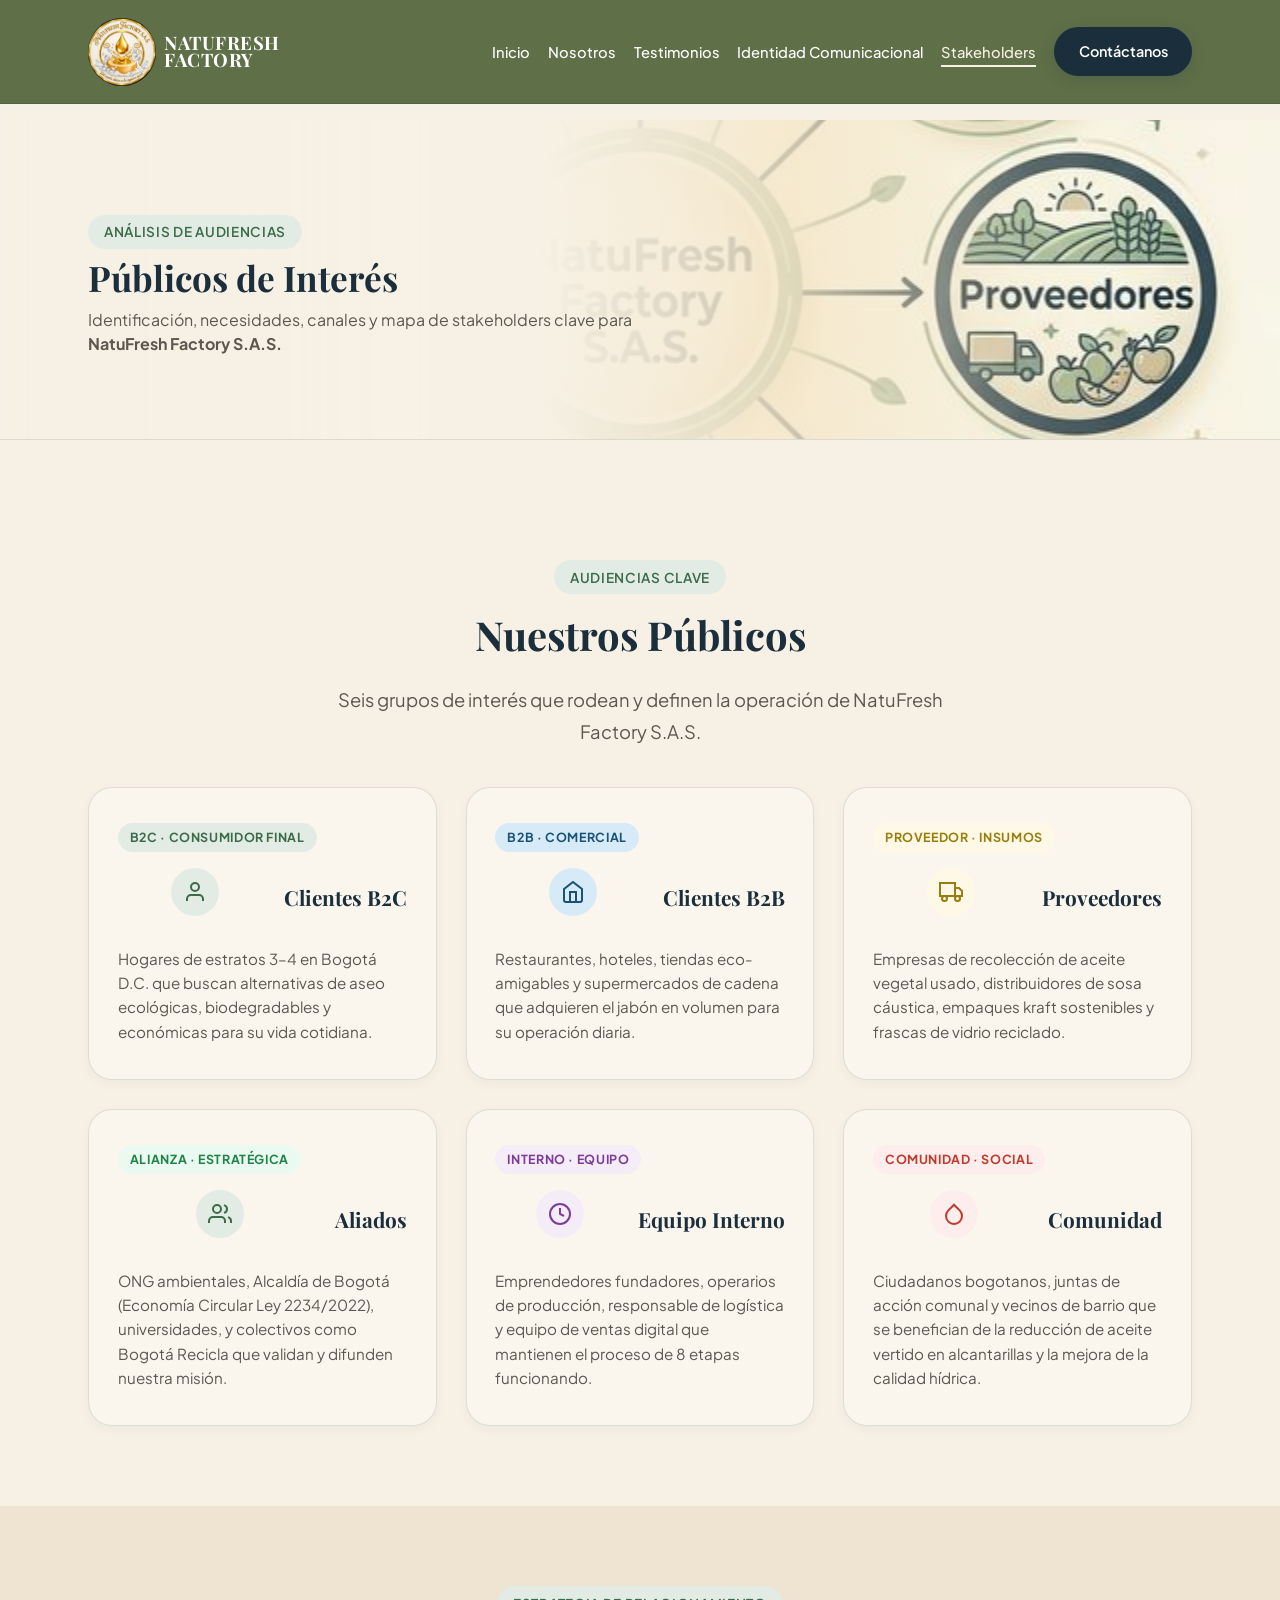
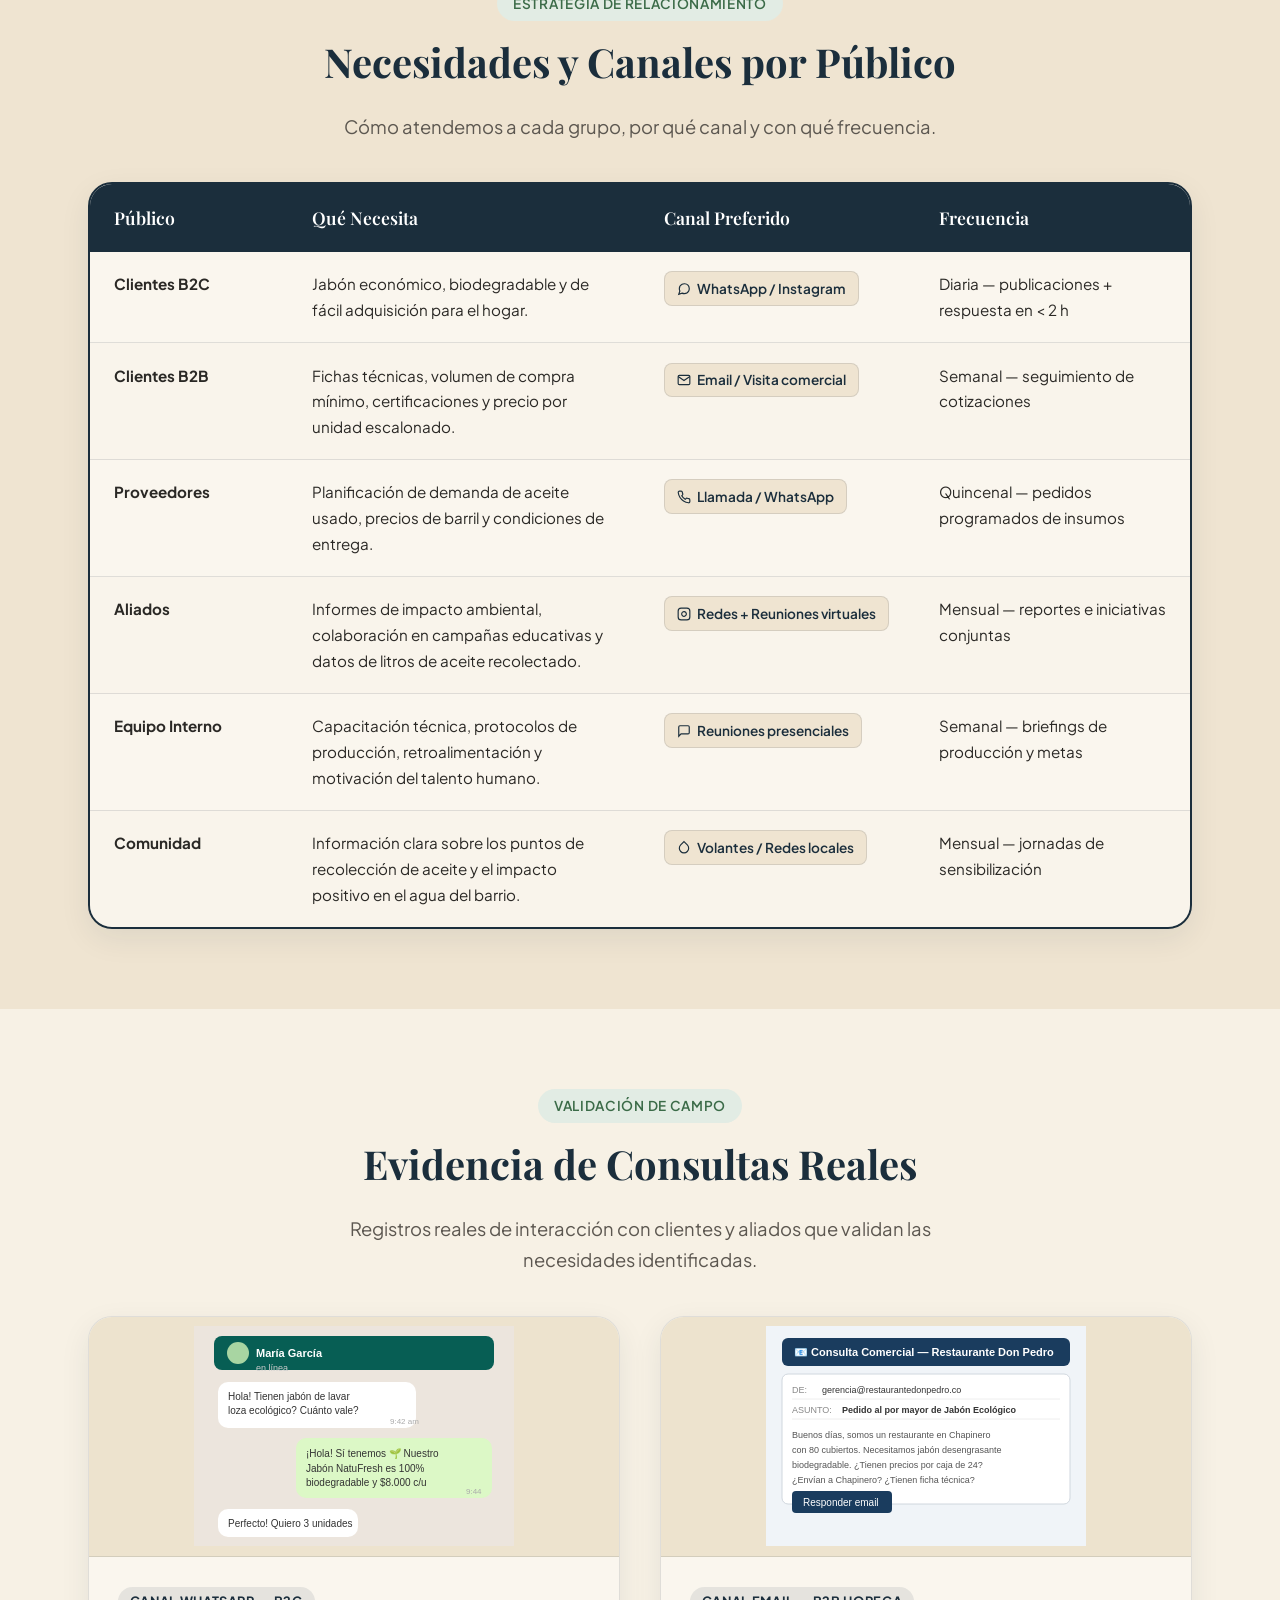
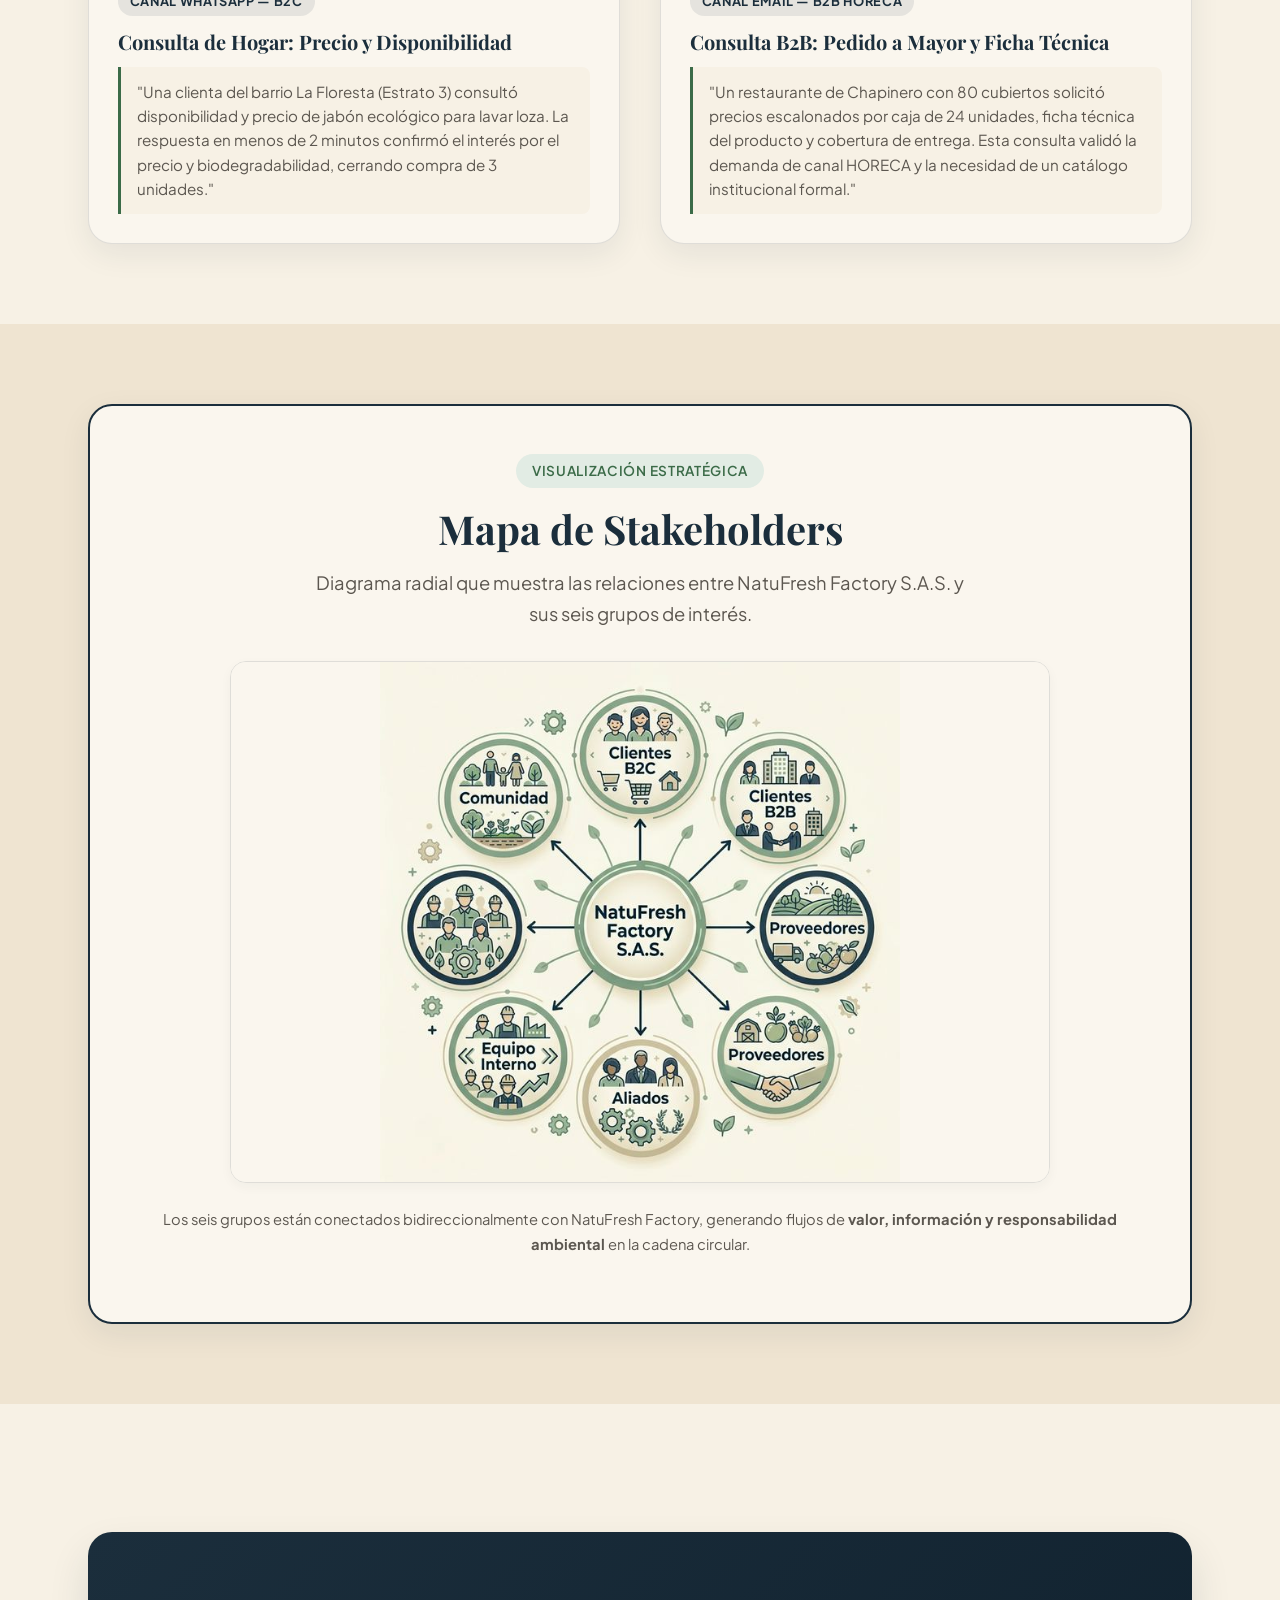
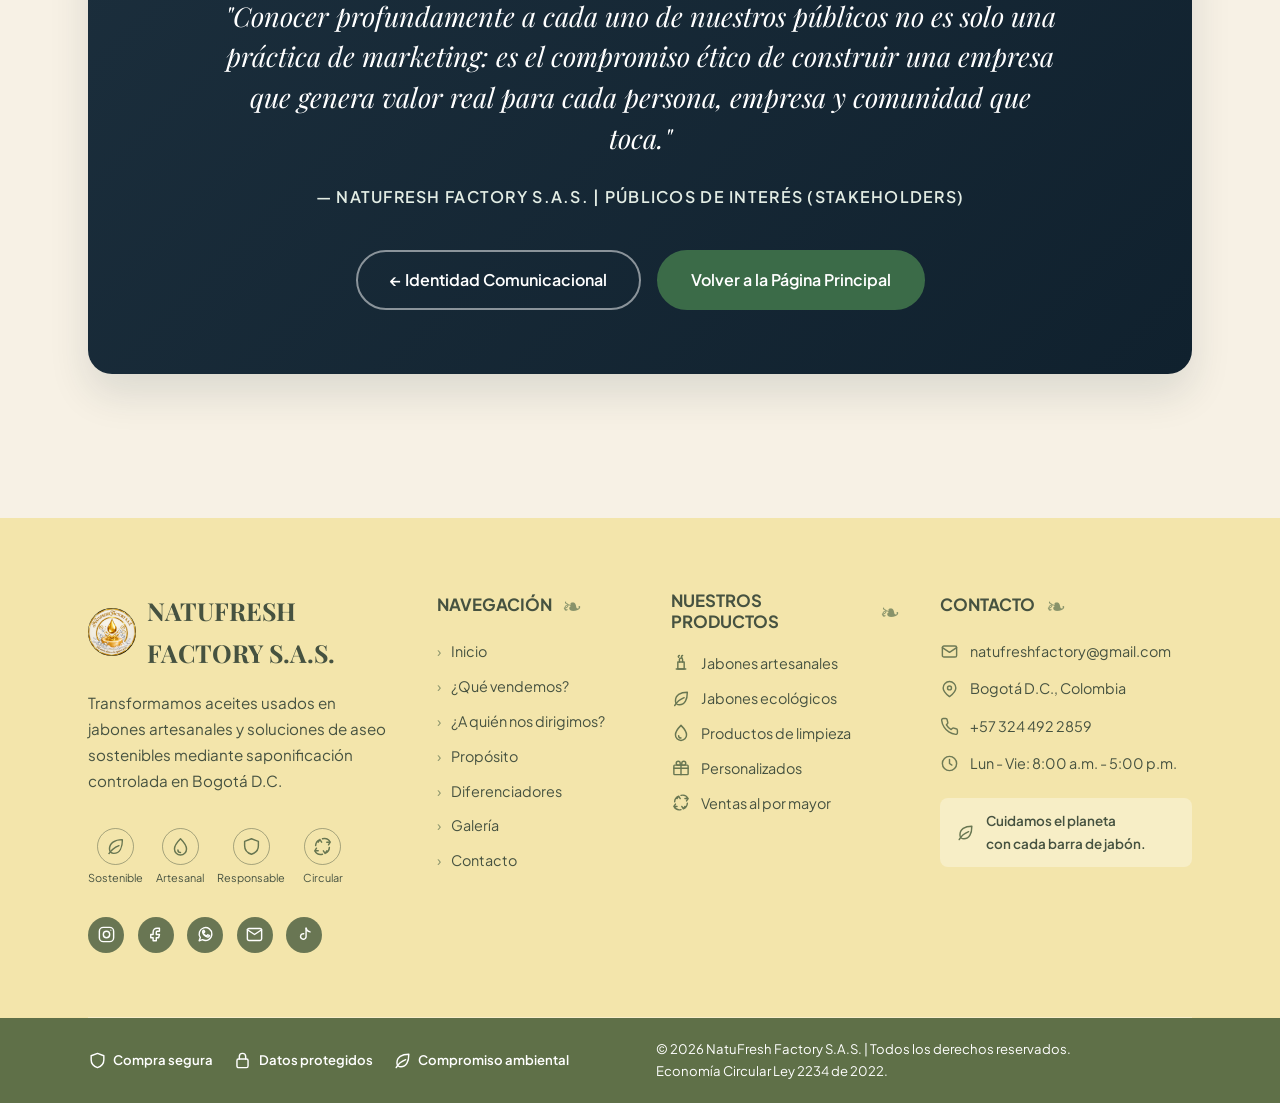
<file: html/stakeholders.html>
<!DOCTYPE html>
<html lang="es">

<head>
    <meta charset="UTF-8">
    <meta name="viewport" content="width=device-width, initial-scale=1.0">
    <title>Públicos de Interés (Stakeholders) | NatuFresh Factory S.A.S.</title>
    <meta name="description"
        content="Mapa de stakeholders, necesidades, canales y evidencia de consultas reales de NatuFresh Factory S.A.S.">
    <link rel="stylesheet" href="../css/styles.css">
    <link rel="stylesheet" href="../css/header.css">
    <link rel="stylesheet" href="../css/footer.css">
    <link rel="icon"
        href="data:image/svg+xml,<svg xmlns=%22http://www.w3.org/2000/svg%22 viewBox=%220 0 100 100%22><text y=%22.9em%22 font-size=%2290%22>🧼</text></svg>">
</head>

<body>

    <!-- 1. NAVBAR -->
    <header class="navbar">
        <div class="container navbar-container">
            <a href="../index.html#inicio" class="navbar-logo" id="navLogo" aria-label="NatuFresh Factory inicio">
                <img src="../img/logo nuevo.jpeg" alt="NatuFresh Factory" class="brand-logo">
                <div class="brand-wordmark" aria-label="NatuFresh Factory">
                    <span class="brand-top">NATUFRESH</span>
                    <span class="brand-bottom">FACTORY</span>
                </div>
            </a>

            <button class="hamburger" id="hamburgerToggle" aria-label="Abrir menú de navegación" aria-expanded="false">
                <svg width="24" height="24" viewBox="0 0 24 24" fill="none" stroke="currentColor" stroke-width="2">
                    <path d="M4 6h16M4 12h16M4 18h16" />
                </svg>
            </button>

            <nav>
                <ul class="navbar-menu" id="navMenu">
                    <li><a href="../index.html#inicio" class="nav-link">Inicio</a></li>
                    <li><a href="mision-vision.html" class="nav-link">Nosotros</a></li>
                    <li><a href="../index.html#testimonios" class="nav-link">Testimonios</a></li>
                    <li><a href="identidad.html" class="nav-link">Identidad Comunicacional</a></li>
                    <li><a href="stakeholders.html" class="nav-link active">Stakeholders</a></li>
                    <li><a href="../index.html#contacto" class="btn btn-primary navbar-cta">Contáctanos</a></li>
                </ul>
            </nav>
        </div>
    </header>

    <main>

        <!-- SECCIÓN 1: ENCABEZADO -->
        <header class="page-header">
            <div class="page-header-bg-img" role="img"
                aria-label="Mapa visual de Stakeholders de NatuFresh Factory S.A.S."
                style="background-image: url('../img/stakeholders-map.png'); background-position: center right 5%;">
            </div>
            <div class="container">
                <span class="section-tag">Análisis de Audiencias</span>
                <h1 class="page-header-title">Públicos de Interés</h1>
                <p class="page-header-sub">
                    Identificación, necesidades, canales y mapa de stakeholders clave para
                    <strong>NatuFresh Factory S.A.S.</strong>
                </p>
            </div>
        </header>

        <!-- SECCIÓN 2: NUESTROS PÚBLICOS (6 cards) -->
        <section id="publicos">
            <div class="container">
                <div style="text-align: center; margin-bottom: 2rem;">
                    <span class="section-tag">Audiencias Clave</span>
                    <h2 class="section-title">Nuestros Públicos</h2>
                    <p class="section-subtitle" style="margin: 0 auto;">
                        Seis grupos de interés que rodean y definen la operación de NatuFresh Factory S.A.S.
                    </p>
                </div>

                <div class="stakeholders-grid">

                    <!-- Card 1: Clientes B2C -->
                    <div class="stakeholder-card">
                        <span class="stakeholder-badge">B2C · Consumidor Final</span>
                        <div style="display:flex; align-items:center; gap: 0.8rem; margin-bottom: 0.7rem;">
                            <div class="personality-icon" style="width:48px; height:48px; flex-shrink:0;">
                                <svg width="24" height="24" viewBox="0 0 24 24" fill="none" stroke="currentColor"
                                    stroke-width="2">
                                    <path d="M20 21v-2a4 4 0 0 0-4-4H8a4 4 0 0 0-4 4v2" />
                                    <circle cx="12" cy="7" r="4" />
                                </svg>
                            </div>
                            <h3>Clientes B2C</h3>
                        </div>
                        <p>Hogares de estratos 3–4 en Bogotá D.C. que buscan alternativas de aseo ecológicas,
                            biodegradables y económicas para su vida cotidiana.</p>
                    </div>

                    <!-- Card 2: Clientes B2B -->
                    <div class="stakeholder-card">
                        <span class="stakeholder-badge" style="background-color: #D6EAF8; color: #1A5276;">B2B ·
                            Comercial</span>
                        <div style="display:flex; align-items:center; gap: 0.8rem; margin-bottom: 0.7rem;">
                            <div class="personality-icon"
                                style="width:48px; height:48px; flex-shrink:0; background-color: #D6EAF8; color: #1A5276;">
                                <svg width="24" height="24" viewBox="0 0 24 24" fill="none" stroke="currentColor"
                                    stroke-width="2">
                                    <path d="M3 9l9-7 9 7v11a2 2 0 0 1-2 2H5a2 2 0 0 1-2-2z" />
                                    <polyline points="9 22 9 12 15 12 15 22" />
                                </svg>
                            </div>
                            <h3>Clientes B2B</h3>
                        </div>
                        <p>Restaurantes, hoteles, tiendas eco-amigables y supermercados de cadena que adquieren el jabón
                            en volumen para su operación diaria.</p>
                    </div>

                    <!-- Card 3: Proveedores -->
                    <div class="stakeholder-card">
                        <span class="stakeholder-badge" style="background-color: #FEF9E7; color: #9A7D0A;">Proveedor ·
                            Insumos</span>
                        <div style="display:flex; align-items:center; gap: 0.8rem; margin-bottom: 0.7rem;">
                            <div class="personality-icon"
                                style="width:48px; height:48px; flex-shrink:0; background-color: #FEF9E7; color: #9A7D0A;">
                                <svg width="24" height="24" viewBox="0 0 24 24" fill="none" stroke="currentColor"
                                    stroke-width="2">
                                    <rect x="1" y="3" width="15" height="13" />
                                    <polygon points="16 8 20 8 23 11 23 16 16 16 16 8" />
                                    <circle cx="5.5" cy="18.5" r="2.5" />
                                    <circle cx="18.5" cy="18.5" r="2.5" />
                                </svg>
                            </div>
                            <h3>Proveedores</h3>
                        </div>
                        <p>Empresas de recolección de aceite vegetal usado, distribuidores de sosa cáustica, empaques
                            kraft sostenibles y frascas de vidrio reciclado.</p>
                    </div>

                    <!-- Card 4: Aliados -->
                    <div class="stakeholder-card">
                        <span class="stakeholder-badge" style="background-color: #EAFAF1; color: #1E8449;">Alianza ·
                            Estratégica</span>
                        <div style="display:flex; align-items:center; gap: 0.8rem; margin-bottom: 0.7rem;">
                            <div class="personality-icon" style="width:48px; height:48px; flex-shrink:0;">
                                <svg width="24" height="24" viewBox="0 0 24 24" fill="none" stroke="currentColor"
                                    stroke-width="2">
                                    <path d="M17 21v-2a4 4 0 0 0-4-4H5a4 4 0 0 0-4 4v2" />
                                    <circle cx="9" cy="7" r="4" />
                                    <path d="M23 21v-2a4 4 0 0 0-3-3.87" />
                                    <path d="M16 3.13a4 4 0 0 1 0 7.75" />
                                </svg>
                            </div>
                            <h3>Aliados</h3>
                        </div>
                        <p>ONG ambientales, Alcaldía de Bogotá (Economía Circular Ley 2234/2022), universidades, y
                            colectivos como Bogotá Recicla que validan y difunden nuestra misión.</p>
                    </div>

                    <!-- Card 5: Equipo Interno -->
                    <div class="stakeholder-card">
                        <span class="stakeholder-badge" style="background-color: #F4ECF7; color: #7D3C98;">Interno ·
                            Equipo</span>
                        <div style="display:flex; align-items:center; gap: 0.8rem; margin-bottom: 0.7rem;">
                            <div class="personality-icon"
                                style="width:48px; height:48px; flex-shrink:0; background-color: #F4ECF7; color: #7D3C98;">
                                <svg width="24" height="24" viewBox="0 0 24 24" fill="none" stroke="currentColor"
                                    stroke-width="2">
                                    <circle cx="12" cy="12" r="10" />
                                    <polyline points="12 6 12 12 16 14" />
                                </svg>
                            </div>
                            <h3>Equipo Interno</h3>
                        </div>
                        <p>Emprendedores fundadores, operarios de producción, responsable de logística y equipo de
                            ventas digital que mantienen el proceso de 8 etapas funcionando.</p>
                    </div>

                    <!-- Card 6: Comunidad -->
                    <div class="stakeholder-card">
                        <span class="stakeholder-badge" style="background-color: #FDEDEC; color: #C0392B;">Comunidad ·
                            Social</span>
                        <div style="display:flex; align-items:center; gap: 0.8rem; margin-bottom: 0.7rem;">
                            <div class="personality-icon"
                                style="width:48px; height:48px; flex-shrink:0; background-color: #FDEDEC; color: #C0392B;">
                                <svg width="24" height="24" viewBox="0 0 24 24" fill="none" stroke="currentColor"
                                    stroke-width="2">
                                    <path d="M12 2.69l5.66 5.66a8 8 0 1 1-11.31 0z"></path>
                                </svg>
                            </div>
                            <h3>Comunidad</h3>
                        </div>
                        <p>Ciudadanos bogotanos, juntas de acción comunal y vecinos de barrio que se benefician de la
                            reducción de aceite vertido en alcantarillas y la mejora de la calidad hídrica.</p>
                    </div>

                </div>
            </div>
        </section>

        <!-- SECCIÓN 3: NECESIDADES Y CANALES POR PÚBLICO -->
        <section id="tabla" style="background-color: var(--bg-secondary);">
            <div class="container">
                <div style="text-align: center; margin-bottom: 2rem;">
                    <span class="section-tag">Estrategia de Relacionamiento</span>
                    <h2 class="section-title">Necesidades y Canales por Público</h2>
                    <p class="section-subtitle" style="margin: 0 auto;">
                        Cómo atendemos a cada grupo, por qué canal y con qué frecuencia.
                    </p>
                </div>

                <div class="stakeholder-table-wrapper">
                    <table class="stakeholder-table">
                        <thead>
                            <tr>
                                <th style="width:18%;">Público</th>
                                <th style="width:32%;">Qué Necesita</th>
                                <th style="width:25%;">Canal Preferido</th>
                                <th style="width:25%;">Frecuencia</th>
                            </tr>
                        </thead>
                        <tbody>
                            <tr>
                                <td><strong>Clientes B2C</strong></td>
                                <td>Jabón económico, biodegradable y de fácil adquisición para el hogar.</td>
                                <td>
                                    <span class="channel-pill">
                                        <svg width="14" height="14" viewBox="0 0 24 24" fill="none"
                                            stroke="currentColor" stroke-width="2">
                                            <path
                                                d="M21 11.5a8.38 8.38 0 0 1-.9 3.8 8.5 8.5 0 0 1-7.6 4.7 8.38 8.38 0 0 1-3.8-.9L3 21l1.9-5.7a8.38 8.38 0 0 1-.9-3.8 8.5 8.5 0 0 1 4.7-7.6 8.38 8.38 0 0 1 3.8-.9h.5a8.48 8.48 0 0 1 8 8v.5z" />
                                        </svg>
                                        WhatsApp / Instagram
                                    </span>
                                </td>
                                <td>Diaria — publicaciones + respuesta en &lt; 2 h</td>
                            </tr>
                            <tr>
                                <td><strong>Clientes B2B</strong></td>
                                <td>Fichas técnicas, volumen de compra mínimo, certificaciones y precio por unidad
                                    escalonado.</td>
                                <td>
                                    <span class="channel-pill">
                                        <svg width="14" height="14" viewBox="0 0 24 24" fill="none"
                                            stroke="currentColor" stroke-width="2">
                                            <path
                                                d="M4 4h16c1.1 0 2 .9 2 2v12c0 1.1-.9 2-2 2H4c-1.1 0-2-.9-2-2V6c0-1.1.9-2 2-2z" />
                                            <polyline points="22,6 12,13 2,6" />
                                        </svg>
                                        Email / Visita comercial
                                    </span>
                                </td>
                                <td>Semanal — seguimiento de cotizaciones</td>
                            </tr>
                            <tr>
                                <td><strong>Proveedores</strong></td>
                                <td>Planificación de demanda de aceite usado, precios de barril y condiciones de
                                    entrega.</td>
                                <td>
                                    <span class="channel-pill">
                                        <svg width="14" height="14" viewBox="0 0 24 24" fill="none"
                                            stroke="currentColor" stroke-width="2">
                                            <path
                                                d="M22 16.92v3a2 2 0 0 1-2.18 2 19.79 19.79 0 0 1-8.63-3.07 19.5 19.5 0 0 1-6-6 19.79 19.79 0 0 1-3.07-8.67A2 2 0 0 1 4.11 2h3a2 2 0 0 1 2 1.72c.127.96.361 1.903.7 2.81a2 2 0 0 1-.45 2.11L8.09 9.91a16 16 0 0 0 6 6l1.27-1.27a2 2 0 0 1 2.11-.45c.907.339 1.85.573 2.81.7A2 2 0 0 1 22 16.92z" />
                                        </svg>
                                        Llamada / WhatsApp
                                    </span>
                                </td>
                                <td>Quincenal — pedidos programados de insumos</td>
                            </tr>
                            <tr>
                                <td><strong>Aliados</strong></td>
                                <td>Informes de impacto ambiental, colaboración en campañas educativas y datos de litros
                                    de aceite recolectado.</td>
                                <td>
                                    <span class="channel-pill">
                                        <svg width="14" height="14" viewBox="0 0 24 24" fill="none"
                                            stroke="currentColor" stroke-width="2">
                                            <rect x="2" y="2" width="20" height="20" rx="5" ry="5" />
                                            <path d="M16 11.37A4 4 0 1 1 12.63 8 4 4 0 0 1 16 11.37z" />
                                            <line x1="17.5" y1="6.5" x2="17.51" y2="6.5" />
                                        </svg>
                                        Redes + Reuniones virtuales
                                    </span>
                                </td>
                                <td>Mensual — reportes e iniciativas conjuntas</td>
                            </tr>
                            <tr>
                                <td><strong>Equipo Interno</strong></td>
                                <td>Capacitación técnica, protocolos de producción, retroalimentación y motivación del
                                    talento humano.</td>
                                <td>
                                    <span class="channel-pill">
                                        <svg width="14" height="14" viewBox="0 0 24 24" fill="none"
                                            stroke="currentColor" stroke-width="2">
                                            <path d="M21 15a2 2 0 0 1-2 2H7l-4 4V5a2 2 0 0 1 2-2h14a2 2 0 0 1 2 2z" />
                                        </svg>
                                        Reuniones presenciales
                                    </span>
                                </td>
                                <td>Semanal — briefings de producción y metas</td>
                            </tr>
                            <tr>
                                <td><strong>Comunidad</strong></td>
                                <td>Información clara sobre los puntos de recolección de aceite y el impacto positivo en
                                    el agua del barrio.</td>
                                <td>
                                    <span class="channel-pill">
                                        <svg width="14" height="14" viewBox="0 0 24 24" fill="none"
                                            stroke="currentColor" stroke-width="2">
                                            <path d="M12 2.69l5.66 5.66a8 8 0 1 1-11.31 0z"></path>
                                        </svg>
                                        Volantes / Redes locales
                                    </span>
                                </td>
                                <td>Mensual — jornadas de sensibilización</td>
                            </tr>
                        </tbody>
                    </table>
                </div>
            </div>
        </section>

        <!-- SECCIÓN 4: EVIDENCIA DE CONSULTAS REALES -->
        <section id="evidencia">
            <div class="container">
                <div style="text-align: center; margin-bottom: 2rem;">
                    <span class="section-tag">Validación de Campo</span>
                    <h2 class="section-title">Evidencia de Consultas Reales</h2>
                    <p class="section-subtitle" style="margin: 0 auto;">
                        Registros reales de interacción con clientes y aliados que validan las necesidades
                        identificadas.
                    </p>
                </div>

                <div class="evidence-grid">
                    <!-- Evidencia 1: B2C -->
                    <div class="evidence-card">
                        <div class="evidence-img-container">
                            <!-- Ilustración embebida: chat WhatsApp B2C -->
                            <svg width="320" height="220" viewBox="0 0 320 220" xmlns="http://www.w3.org/2000/svg">
                                <rect width="320" height="220" fill="#ECE5DD" />
                                <!-- Phone top bar -->
                                <rect x="20" y="10" width="280" height="34" rx="8" fill="#075E54" />
                                <circle cx="44" cy="27" r="11" fill="#A8D5A2" />
                                <text x="62" y="31" font-family="Arial" font-size="11" fill="white"
                                    font-weight="bold">María García</text>
                                <text x="62" y="45" font-family="Arial" font-size="9" fill="#ccc">en línea</text>
                                <!-- Chat bubble 1 (received) -->
                                <rect x="24" y="56" width="198" height="46" rx="10" fill="white" />
                                <text x="34" y="74" font-family="Arial" font-size="10" fill="#333">Hola! Tienen jabón de
                                    lavar</text>
                                <text x="34" y="88" font-family="Arial" font-size="10" fill="#333">loza ecológico?
                                    Cuánto vale?</text>
                                <text x="196" y="98" font-family="Arial" font-size="8" fill="#aaa">9:42 am</text>
                                <!-- Chat bubble 2 (sent) -->
                                <rect x="102" y="112" width="196" height="60" rx="10" fill="#DCF8C6" />
                                <text x="112" y="131" font-family="Arial" font-size="10" fill="#333">¡Hola! Sí tenemos
                                    🌱 Nuestro</text>
                                <text x="112" y="146" font-family="Arial" font-size="10" fill="#333">Jabón NatuFresh es
                                    100%</text>
                                <text x="112" y="160" font-family="Arial" font-size="10" fill="#333">biodegradable y
                                    $8.000 c/u</text>
                                <text x="272" y="168" font-family="Arial" font-size="8" fill="#aaa">9:44</text>
                                <!-- Chat bubble 3 (received) -->
                                <rect x="24" y="183" width="140" height="28" rx="10" fill="white" />
                                <text x="34" y="201" font-family="Arial" font-size="10" fill="#333">Perfecto! Quiero 3
                                    unidades</text>
                            </svg>
                        </div>
                        <div class="evidence-body">
                            <span class="evidence-badge">Canal WhatsApp — B2C</span>
                            <h3>Consulta de Hogar: Precio y Disponibilidad</h3>
                            <div class="evidence-summary">
                                "Una clienta del barrio La Floresta (Estrato 3) consultó disponibilidad y precio de
                                jabón ecológico para lavar loza. La respuesta en menos de 2 minutos confirmó el interés
                                por el precio y biodegradabilidad, cerrando compra de 3 unidades."
                            </div>
                        </div>
                    </div>

                    <!-- Evidencia 2: B2B -->
                    <div class="evidence-card">
                        <div class="evidence-img-container">
                            <!-- Ilustración embebida: formulario/email B2B -->
                            <svg width="320" height="220" viewBox="0 0 320 220" xmlns="http://www.w3.org/2000/svg">
                                <rect width="320" height="220" fill="#F0F4F8" />
                                <!-- Email header -->
                                <rect x="16" y="12" width="288" height="28" rx="6" fill="#1A3C5E" />
                                <text x="28" y="30" font-family="Arial" font-size="11" fill="white"
                                    font-weight="bold">📧 Consulta Comercial — Restaurante Don Pedro</text>
                                <!-- Email body box -->
                                <rect x="16" y="48" width="288" height="130" rx="6" fill="white" stroke="#D0D7DE"
                                    stroke-width="1" />
                                <!-- Labels -->
                                <text x="26" y="67" font-family="Arial" font-size="9" fill="#888">DE:</text>
                                <text x="56" y="67" font-family="Arial" font-size="9"
                                    fill="#333">gerencia@restaurantedonpedro.co</text>
                                <line x1="26" y1="73" x2="294" y2="73" stroke="#eee" stroke-width="1" />
                                <text x="26" y="87" font-family="Arial" font-size="9" fill="#888">ASUNTO:</text>
                                <text x="76" y="87" font-family="Arial" font-size="9" fill="#333"
                                    font-weight="bold">Pedido al por mayor de Jabón Ecológico</text>
                                <line x1="26" y1="93" x2="294" y2="93" stroke="#eee" stroke-width="1" />
                                <text x="26" y="112" font-family="Arial" font-size="9" fill="#555">Buenos días, somos un
                                    restaurante en Chapinero</text>
                                <text x="26" y="127" font-family="Arial" font-size="9" fill="#555">con 80 cubiertos.
                                    Necesitamos jabón desengrasante</text>
                                <text x="26" y="142" font-family="Arial" font-size="9" fill="#555">biodegradable.
                                    ¿Tienen precios por caja de 24?</text>
                                <text x="26" y="157" font-family="Arial" font-size="9" fill="#555">¿Envían a Chapinero?
                                    ¿Tienen ficha técnica?</text>
                                <!-- Button -->
                                <rect x="26" y="165" width="100" height="22" rx="4" fill="#1A3C5E" />
                                <text x="37" y="180" font-family="Arial" font-size="10" fill="white">Responder
                                    email</text>
                            </svg>
                        </div>
                        <div class="evidence-body">
                            <span class="evidence-badge">Canal Email — B2B HORECA</span>
                            <h3>Consulta B2B: Pedido a Mayor y Ficha Técnica</h3>
                            <div class="evidence-summary">
                                "Un restaurante de Chapinero con 80 cubiertos solicitó precios escalonados por caja de
                                24 unidades, ficha técnica del producto y cobertura de entrega. Esta consulta validó la
                                demanda de canal HORECA y la necesidad de un catálogo institucional formal."
                            </div>
                        </div>
                    </div>
                </div>
            </div>
        </section>

        <!-- SECCIÓN 5: MAPA DE STAKEHOLDERS -->
        <section id="mapa" style="background-color: var(--bg-secondary);">
            <div class="container">
                <div class="map-card">
                    <span class="section-tag">Visualización Estratégica</span>
                    <h2 class="section-title" style="margin-bottom: 0.8rem;">Mapa de Stakeholders</h2>
                    <p class="section-subtitle" style="margin: 0 auto 1.5rem auto;">
                        Diagrama radial que muestra las relaciones entre NatuFresh Factory S.A.S. y sus seis grupos de
                        interés.
                    </p>
                    <div class="map-img-frame">
                        <img src="../img/stakeholders-map.png"
                            alt="Mapa de Stakeholders NatuFresh Factory — nodo central conectado a 6 grupos: Clientes B2C, B2B, Proveedores, Aliados, Equipo Interno y Comunidad"
                            style="width:100%; height:auto; max-height:520px; object-fit:contain; background: var(--bg-card);">
                    </div>
                    <p style="margin-top: 1.5rem; font-size: 0.92rem; color: var(--text-muted);">
                        Los seis grupos están conectados bidireccionalmente con NatuFresh Factory, generando flujos de
                        <strong>valor, información y responsabilidad ambiental</strong> en la cadena circular.
                    </p>
                </div>
            </div>
        </section>

        <!-- SECCIÓN 6: CIERRE (REFLEXIÓN) -->
        <section id="cierre">
            <div class="container">
                <div class="closing-quote-card">
                    <blockquote>
                        "Conocer profundamente a cada uno de nuestros públicos no es solo una práctica de marketing: es
                        el compromiso ético de construir una empresa que genera valor real para cada persona, empresa y
                        comunidad que toca."
                    </blockquote>
                    <div class="closing-quote-author">
                        — NatuFresh Factory S.A.S. | Públicos de Interés (Stakeholders)
                    </div>
                    <div
                        style="margin-top: 2.5rem; display: flex; gap: 1rem; justify-content: center; flex-wrap: wrap;">
                        <a href="identidad.html" class="btn btn-outline"
                            style="border-color: rgba(255,255,255,0.5); color: #FFF;">
                            ← Identidad Comunicacional
                        </a>
                        <a href="../index.html" class="btn btn-green">
                            Volver a la Página Principal
                        </a>
                    </div>
                </div>
            </div>
        </section>

    </main>

    <!-- FOOTER -->
    <footer class="footer">
        <div class="container">
            <div class="footer-grid">
                <div class="footer-brand">
                    <div class="footer-logo">NATUFRESH FACTORY S.A.S.</div>
                    <p>Transformando aceites usados en soluciones de aseo sustentables mediante saponificación
                        controlada en Bogotá D.C.</p>
                    <div class="social-links">
                        <a href="#" class="social-icon" aria-label="Instagram">
                            <svg width="18" height="18" viewBox="0 0 24 24" fill="none" stroke="currentColor"
                                stroke-width="2">
                                <rect x="2" y="2" width="20" height="20" rx="5" ry="5" />
                                <path d="M16 11.37A4 4 0 1 1 12.63 8 4 4 0 0 1 16 11.37z" />
                                <line x1="17.5" y1="6.5" x2="17.51" y2="6.5" />
                            </svg>
                        </a>
                        <a href="#" class="social-icon" aria-label="WhatsApp">
                            <svg width="18" height="18" viewBox="0 0 24 24" fill="none" stroke="currentColor"
                                stroke-width="2">
                                <path
                                    d="M21 11.5a8.38 8.38 0 0 1-.9 3.8 8.5 8.5 0 0 1-7.6 4.7 8.38 8.38 0 0 1-3.8-.9L3 21l1.9-5.7a8.38 8.38 0 0 1-.9-3.8 8.5 8.5 0 0 1 4.7-7.6 8.38 8.38 0 0 1 3.8-.9h.5a8.48 8.48 0 0 1 8 8v.5z" />
                            </svg>
                        </a>
                        <a href="#" class="social-icon" aria-label="LinkedIn">
                            <svg width="18" height="18" viewBox="0 0 24 24" fill="none" stroke="currentColor"
                                stroke-width="2">
                                <path
                                    d="M16 8a6 6 0 0 1 6 6v7h-4v-7a2 2 0 0 0-2-2 2 2 0 0 0-2 2v7h-4v-7a6 6 0 0 1 6-6z" />
                                <rect x="2" y="9" width="4" height="12" />
                                <circle cx="4" cy="4" r="2" />
                            </svg>
                        </a>
                    </div>
                </div>

                <div>
                    <h4 class="footer-title">Secciones</h4>
                    <ul class="footer-links">
                        <li><a href="../index.html#inicio">Inicio</a></li>
                        <li><a href="#publicos">Nuestros Públicos</a></li>
                        <li><a href="#tabla">Necesidades y Canales</a></li>
                        <li><a href="#evidencia">Evidencia de Consultas</a></li>
                        <li><a href="#mapa">Mapa de Stakeholders</a></li>
                    </ul>
                </div>

                <div>
                    <h4 class="footer-title">Contacto</h4>
                    <div class="footer-contact-item">
                        <svg width="16" height="16" viewBox="0 0 24 24" fill="none" stroke="currentColor"
                            stroke-width="2">
                            <path d="M4 4h16c1.1 0 2 .9 2 2v12c0 1.1-.9 2-2 2H4c-1.1 0-2-.9-2-2V6c0-1.1.9-2 2-2z" />
                            <polyline points="22,6 12,13 2,6" />
                        </svg>
                        natufreshfactory@gmail.com
                    </div>
                    <div class="footer-contact-item">
                        <svg width="16" height="16" viewBox="0 0 24 24" fill="none" stroke="currentColor"
                            stroke-width="2">
                            <path d="M21 10c0 7-9 13-9 13s-9-6-9-13a9 9 0 0 1 18 0z" />
                            <circle cx="12" cy="10" r="3" />
                        </svg>
                        Bogotá D.C., Colombia
                    </div>
                </div>
            </div>
            <div class="footer-bottom">
                &copy; 2026 NatuFresh Factory S.A.S. Todos los derechos reservados.
            </div>
        </div>
    </footer>

    <script src="../js/main.js"></script>
</body>

</html>
</file>
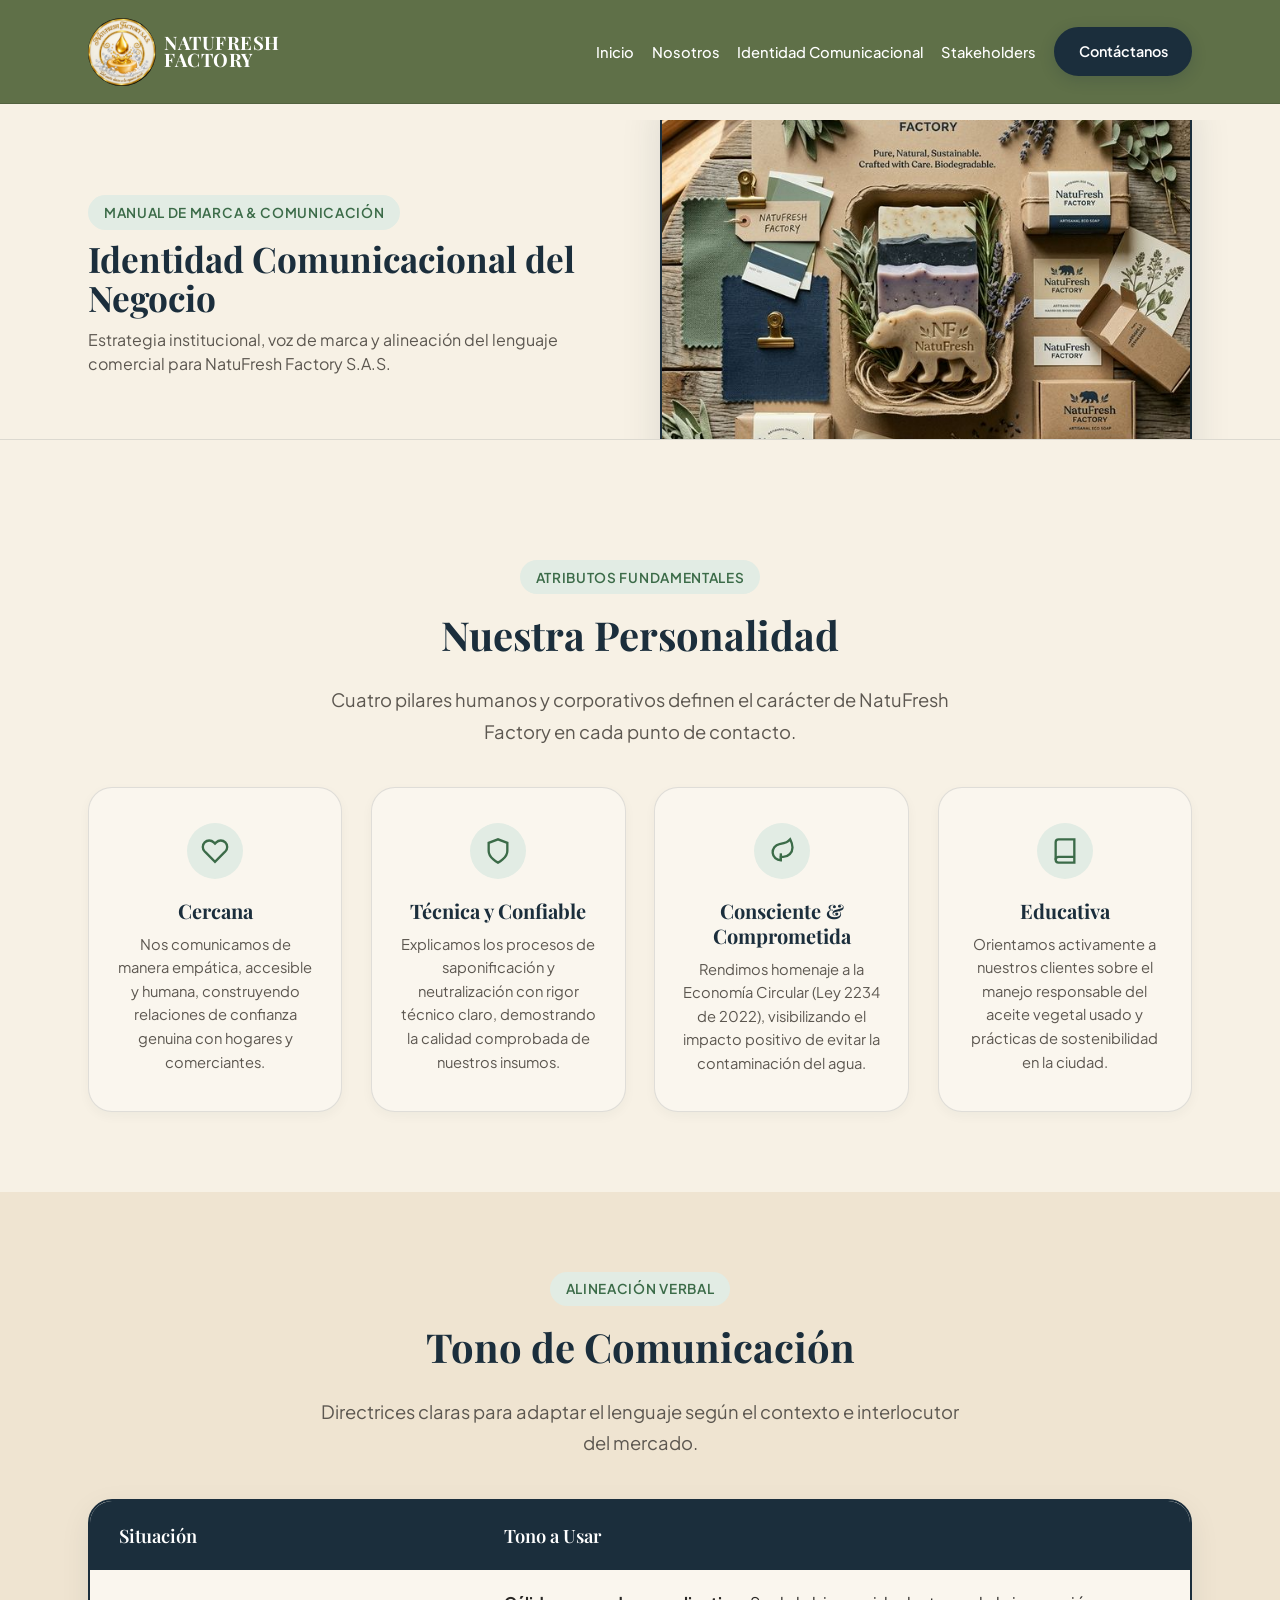
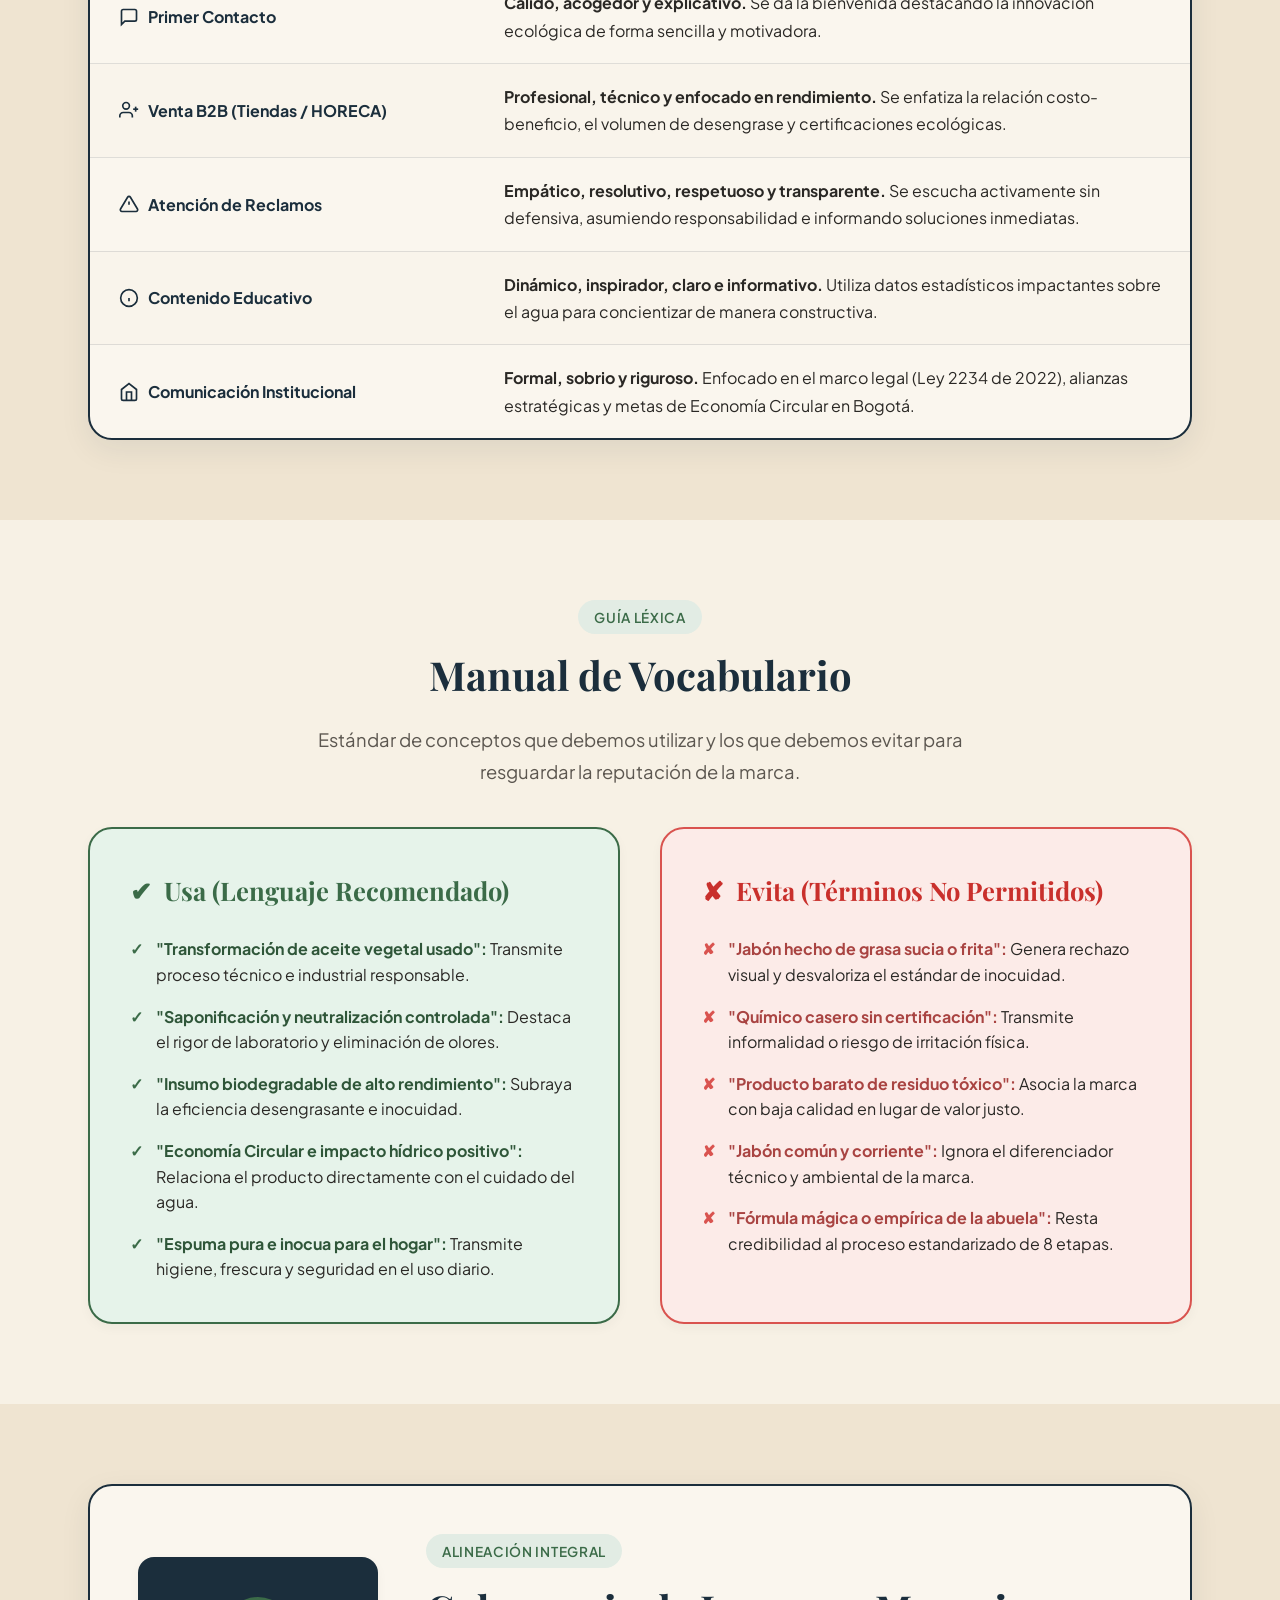
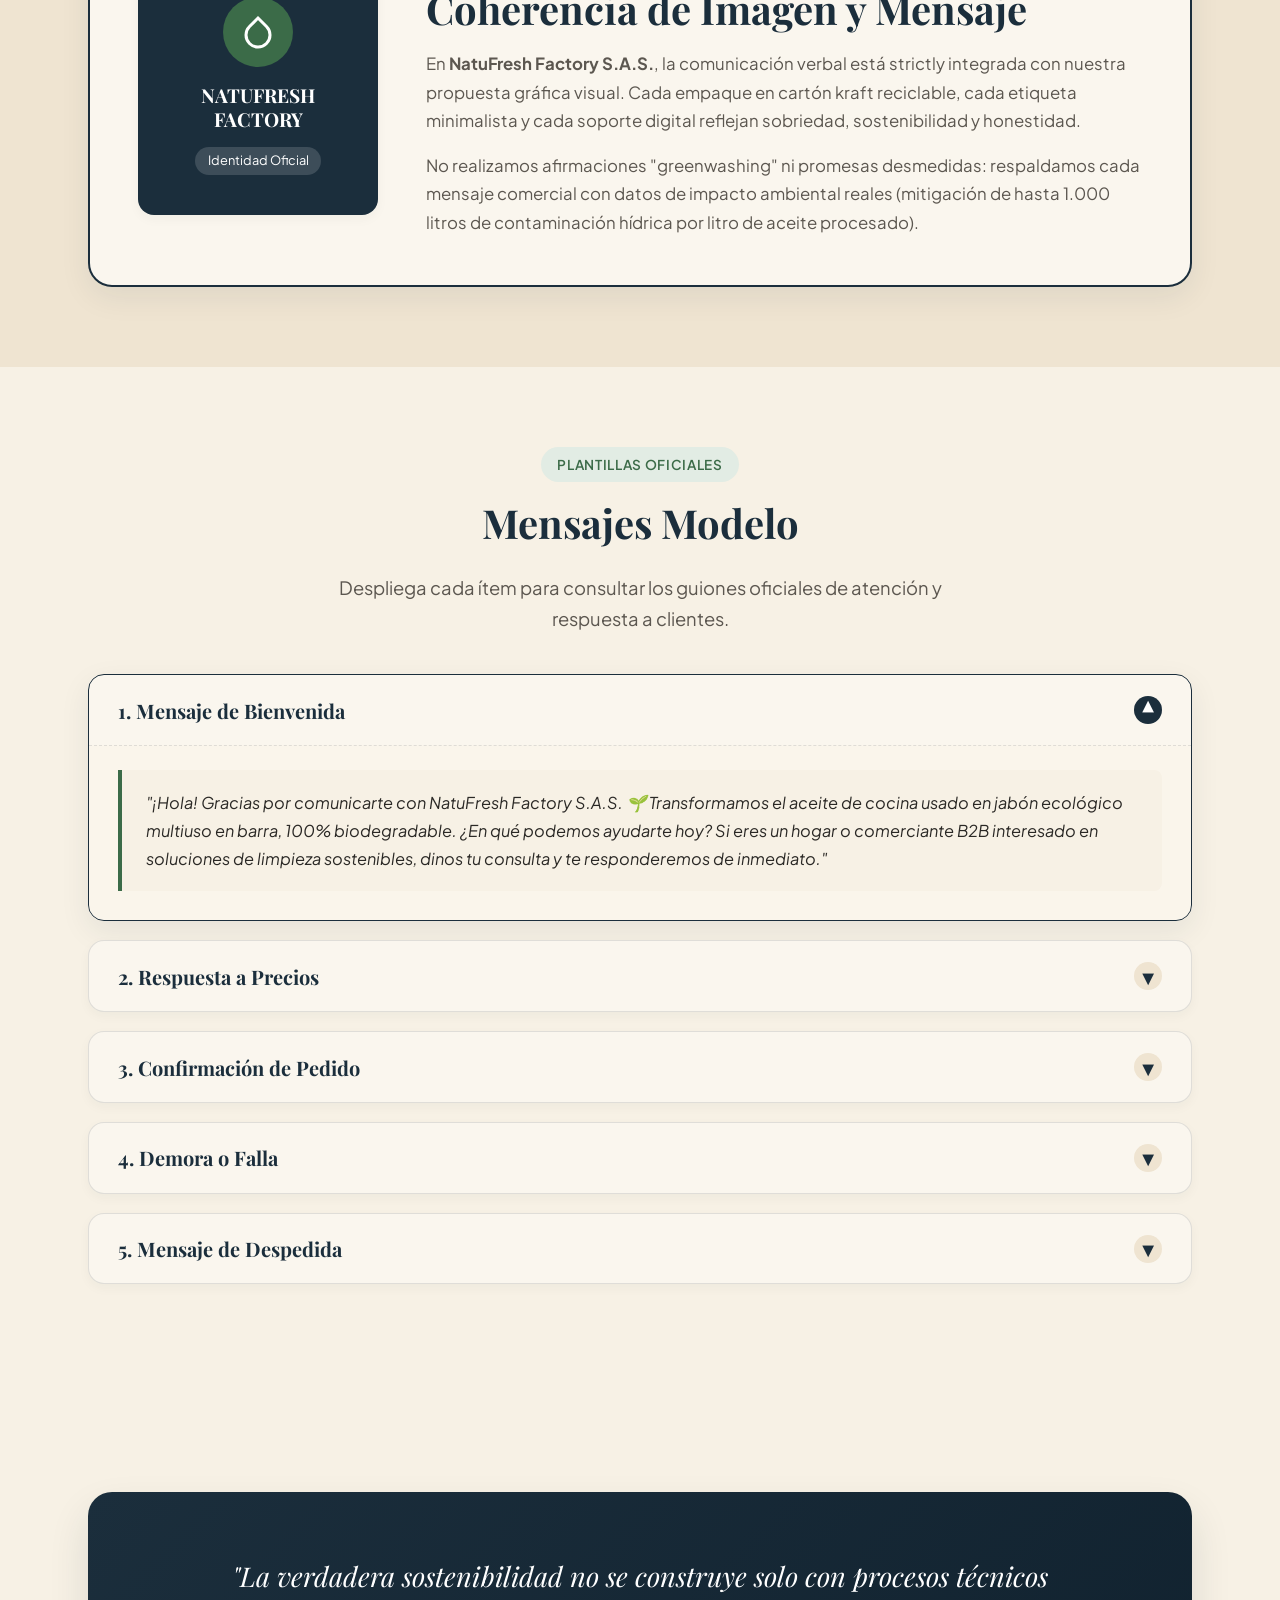
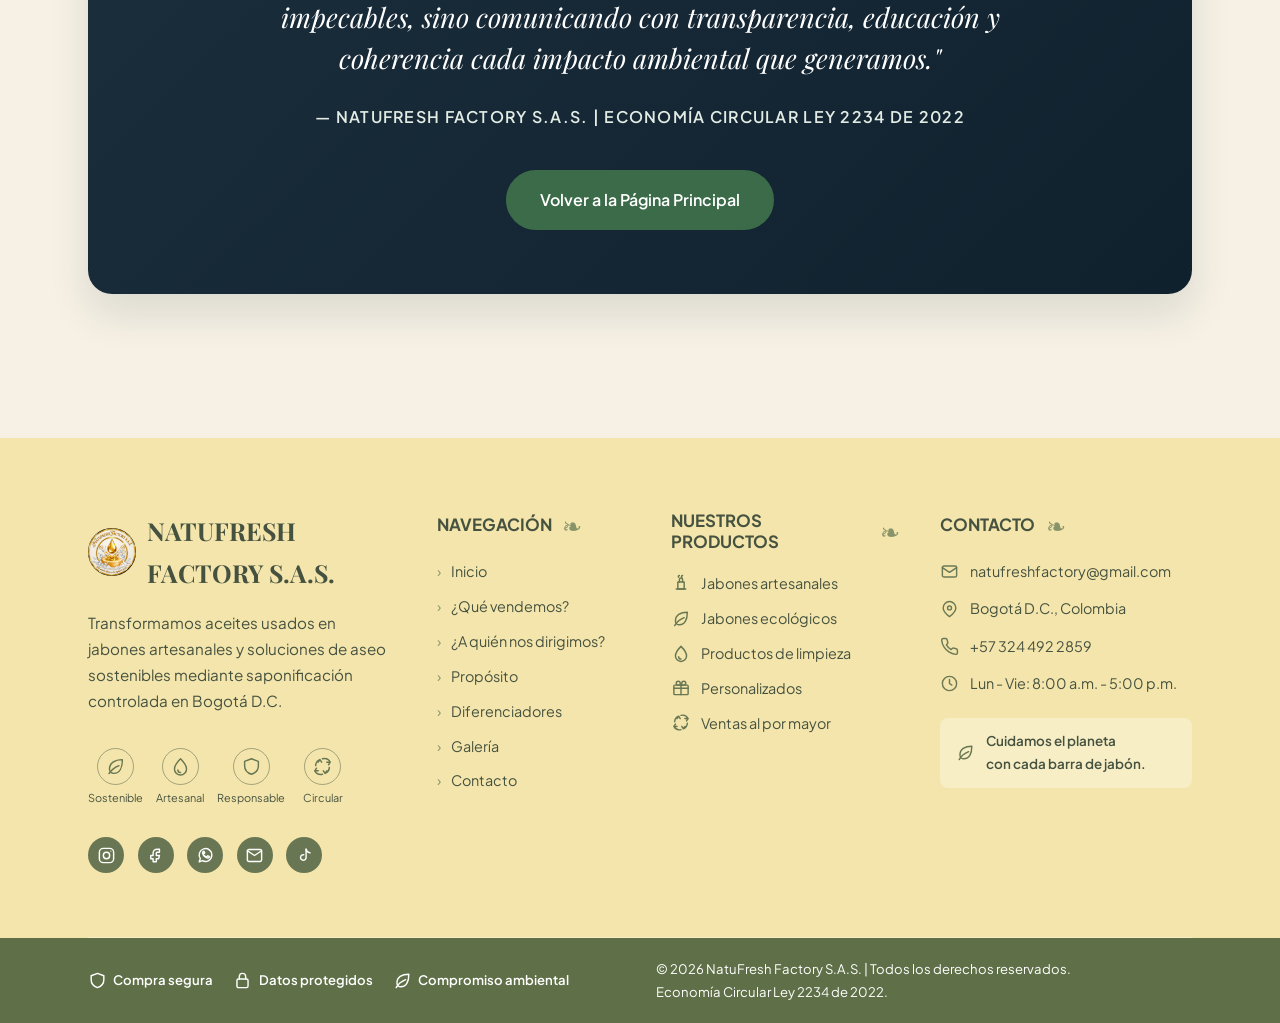
<file: html/unidad3.html>
<!DOCTYPE html>
<html lang="es">

<head>
    <meta charset="UTF-8">
    <meta name="viewport" content="width=device-width, initial-scale=1.0">
    <title>Unidad 3 | Identidad Comunicacional | NatuFresh Factory S.A.S.</title>
    <meta name="description"
        content="Manual de Identidad Comunicacional, tono de voz, personalidad de marca y mensajes modelo de NatuFresh Factory S.A.S.">
    <link rel="stylesheet" href="../css/styles.css">
    <link rel="stylesheet" href="../css/header.css">
    <link rel="stylesheet" href="../css/footer.css">
    <link rel="icon"
        href="data:image/svg+xml,<svg xmlns=%22http://www.w3.org/2000/svg%22 viewBox=%220 0 100 100%22><text y=%22.9em%22 font-size=%2290%22>🧼</text></svg>">
</head>

<body>

    <!-- NAVBAR -->
    <header class="navbar">
        <div class="container navbar-container">
            <a href="../index.html#inicio" class="navbar-logo" id="navLogo" aria-label="NatuFresh Factory inicio">
                <img src="../img/logo nuevo.jpeg" alt="NatuFresh Factory" class="brand-logo">
                <div class="brand-wordmark" aria-label="NatuFresh Factory">
                    <span class="brand-top">NATUFRESH</span>
                    <span class="brand-bottom">FACTORY</span>
                </div>
            </a>

            <button class="hamburger" id="hamburgerToggle" aria-label="Abrir menú de navegación" aria-expanded="false">
                <svg width="24" height="24" viewBox="0 0 24 24" fill="none" stroke="currentColor" stroke-width="2">
                    <path d="M4 6h16M4 12h16M4 18h16" />
                </svg>
            </button>

            <nav>
                <ul class="navbar-menu" id="navMenu">
                    <li><a href="../index.html#inicio" class="nav-link">Inicio</a></li>
                    <li><a href="mision-vision.html" class="nav-link">Nosotros</a></li>
                    <li><a href="identidad.html" class="nav-link">Identidad Comunicacional</a></li>
                    <li><a href="stakeholders.html" class="nav-link">Stakeholders</a></li>
                    <li><a href="../index.html#contacto" class="btn btn-primary navbar-cta">Contáctanos</a></li>
                </ul>
            </nav>
        </div>
    </header>

    <main>
        <!-- SECCIÓN 1: ENCABEZADO -->
        <header class="page-header">
            <div class="container">
                <div class="split-grid" style="align-items: center; gap: 2.5rem;">
                    <div>
                        <span class="section-tag">Manual de Marca & Comunicación</span>
                        <h1 class="page-header-title">Identidad Comunicacional del Negocio</h1>
                        <p class="page-header-sub" style="margin-bottom: 0;">
                            Estrategia institucional, voz de marca y alineación del lenguaje comercial para NatuFresh
                            Factory S.A.S.
                        </p>
                    </div>
                    <div class="image-frame" style="box-shadow: var(--shadow-lg);">
                        <img src="../img/identidad-brand.png"
                            alt="Moodboard de Identidad de Marca NatuFresh Factory con muestras y paleta artesanal"
                            width="550" height="380">
                    </div>
                </div>
            </div>
        </header>

        <!-- SECCIÓN 2: NUESTRA PERSONALIDAD -->
        <section id="personalidad">
            <div class="container">
                <div style="text-align: center; margin-bottom: 2rem;">
                    <span class="section-tag">Atributos Fundamentales</span>
                    <h2 class="section-title">Nuestra Personalidad</h2>
                    <p class="section-subtitle" style="margin: 0 auto;">
                        Cuatro pilares humanos y corporativos definen el carácter de NatuFresh Factory en cada punto de
                        contacto.
                    </p>
                </div>

                <div class="personality-grid">
                    <!-- Card 1 -->
                    <div class="personality-card">
                        <div class="personality-icon">
                            <!-- Heart / Warm Icon -->
                            <svg width="28" height="28" viewBox="0 0 24 24" fill="none" stroke="currentColor"
                                stroke-width="2">
                                <path
                                    d="M20.84 4.61a5.5 5.5 0 0 0-7.78 0L12 5.67l-1.06-1.06a5.5 5.5 0 0 0-7.78 7.78l1.06 1.06L12 21.23l7.78-7.78 1.06-1.06a5.5 5.5 0 0 0 0-7.78z" />
                            </svg>
                        </div>
                        <h3>Cercana</h3>
                        <p>
                            Nos comunicamos de manera empática, accesible y humana, construyendo relaciones de confianza
                            genuina con hogares y comerciantes.
                        </p>
                    </div>

                    <!-- Card 2 -->
                    <div class="personality-card">
                        <div class="personality-icon">
                            <!-- Shield / Technical Icon -->
                            <svg width="28" height="28" viewBox="0 0 24 24" fill="none" stroke="currentColor"
                                stroke-width="2">
                                <path d="M12 22s8-4 8-10V5l-8-3-8 3v7c0 6 8 10 8 10z" />
                            </svg>
                        </div>
                        <h3>Técnica y Confiable</h3>
                        <p>
                            Explicamos los procesos de saponificación y neutralización con rigor técnico claro,
                            demostrando la calidad comprobada de nuestros insumos.
                        </p>
                    </div>

                    <!-- Card 3 -->
                    <div class="personality-card">
                        <div class="personality-icon">
                            <!-- Leaf / Eco Icon -->
                            <svg width="28" height="28" viewBox="0 0 24 24" fill="none" stroke="currentColor"
                                stroke-width="2">
                                <path
                                    d="M11 20A7 7 0 0 1 9.8 6.1C15.5 5 17 4.4 19 2c1 2 2 4.1 2 7 0 4.4-3.6 8-8 8h-2z" />
                                <path d="M11 20v-6" />
                            </svg>
                        </div>
                        <h3>Consciente & Comprometida</h3>
                        <p>
                            Rendimos homenaje a la Economía Circular (Ley 2234 de 2022), visibilizando el impacto
                            positivo de evitar la contaminación del agua.
                        </p>
                    </div>

                    <!-- Card 4 -->
                    <div class="personality-card">
                        <div class="personality-icon">
                            <!-- Book / Educational Icon -->
                            <svg width="28" height="28" viewBox="0 0 24 24" fill="none" stroke="currentColor"
                                stroke-width="2">
                                <path d="M4 19.5A2.5 2.5 0 0 1 6.5 17H20" />
                                <path d="M6.5 2H20v20H6.5A2.5 2.5 0 0 1 4 19.5v-15A2.5 2.5 0 0 1 6.5 2z" />
                            </svg>
                        </div>
                        <h3>Educativa</h3>
                        <p>
                            Orientamos activamente a nuestros clientes sobre el manejo responsable del aceite vegetal
                            usado y prácticas de sostenibilidad en la ciudad.
                        </p>
                    </div>
                </div>
            </div>
        </section>

        <!-- SECCIÓN 3: TONO DE COMUNICACIÓN -->
        <section id="tono" style="background-color: var(--bg-secondary);">
            <div class="container">
                <div style="text-align: center; margin-bottom: 2rem;">
                    <span class="section-tag">Alineación Verbal</span>
                    <h2 class="section-title">Tono de Comunicación</h2>
                    <p class="section-subtitle" style="margin: 0 auto;">
                        Directrices claras para adaptar el lenguaje según el contexto e interlocutor del mercado.
                    </p>
                </div>

                <div class="tone-table-wrapper">
                    <table class="tone-table">
                        <thead>
                            <tr>
                                <th style="width: 35%;">Situación</th>
                                <th style="width: 65%;">Tono a Usar</th>
                            </tr>
                        </thead>
                        <tbody>
                            <tr>
                                <td>
                                    <div class="tone-situation">
                                        <svg width="20" height="20" viewBox="0 0 24 24" fill="none"
                                            stroke="currentColor" stroke-width="2">
                                            <path d="M21 15a2 2 0 0 1-2 2H7l-4 4V5a2 2 0 0 1 2-2h14a2 2 0 0 1 2 2z" />
                                        </svg>
                                        Primer Contacto
                                    </div>
                                </td>
                                <td>
                                    <strong>Cálido, acogedor y explicativo.</strong> Se da la bienvenida destacando la
                                    innovación ecológica de forma sencilla y motivadora.
                                </td>
                            </tr>
                            <tr>
                                <td>
                                    <div class="tone-situation">
                                        <svg width="20" height="20" viewBox="0 0 24 24" fill="none"
                                            stroke="currentColor" stroke-width="2">
                                            <path d="M16 21v-2a4 4 0 0 0-4-4H5a4 4 0 0 0-4 4v2" />
                                            <circle cx="8.5" cy="7" r="4" />
                                            <line x1="20" y1="8" x2="20" y2="14" />
                                            <line x1="23" y1="11" x2="17" y2="11" />
                                        </svg>
                                        Venta B2B (Tiendas / HORECA)
                                    </div>
                                </td>
                                <td>
                                    <strong>Profesional, técnico y enfocado en rendimiento.</strong> Se enfatiza la
                                    relación costo-beneficio, el volumen de desengrase y certificaciones ecológicas.
                                </td>
                            </tr>
                            <tr>
                                <td>
                                    <div class="tone-situation">
                                        <svg width="20" height="20" viewBox="0 0 24 24" fill="none"
                                            stroke="currentColor" stroke-width="2">
                                            <path
                                                d="M10.29 3.86L1.82 18a2 2 0 0 0 1.71 3h16.94a2 2 0 0 0 1.71-3L13.71 3.86a2 2 0 0 0-3.42 0z" />
                                            <line x1="12" y1="9" x2="12" y2="13" />
                                            <line x1="12" y1="17" x2="12.01" y2="17" />
                                        </svg>
                                        Atención de Reclamos
                                    </div>
                                </td>
                                <td>
                                    <strong>Empático, resolutivo, respetuoso y transparente.</strong> Se escucha
                                    activamente sin defensiva, asumiendo responsabilidad e informando soluciones
                                    inmediatas.
                                </td>
                            </tr>
                            <tr>
                                <td>
                                    <div class="tone-situation">
                                        <svg width="20" height="20" viewBox="0 0 24 24" fill="none"
                                            stroke="currentColor" stroke-width="2">
                                            <circle cx="12" cy="12" r="10" />
                                            <line x1="12" y1="16" x2="12" y2="12" />
                                            <line x1="12" y1="8" x2="12.01" y2="8" />
                                        </svg>
                                        Contenido Educativo
                                    </div>
                                </td>
                                <td>
                                    <strong>Dinámico, inspirador, claro e informativo.</strong> Utiliza datos
                                    estadísticos impactantes sobre el agua para concientizar de manera constructiva.
                                </td>
                            </tr>
                            <tr>
                                <td>
                                    <div class="tone-situation">
                                        <svg width="20" height="20" viewBox="0 0 24 24" fill="none"
                                            stroke="currentColor" stroke-width="2">
                                            <path d="M3 9l9-7 9 7v11a2 2 0 0 1-2 2H5a2 2 0 0 1-2-2z" />
                                            <polyline points="9 22 9 12 15 12 15 22" />
                                        </svg>
                                        Comunicación Institucional
                                    </div>
                                </td>
                                <td>
                                    <strong>Formal, sobrio y riguroso.</strong> Enfocado en el marco legal (Ley 2234 de
                                    2022), alianzas estratégicas y metas de Economía Circular en Bogotá.
                                </td>
                            </tr>
                        </tbody>
                    </table>
                </div>
            </div>
        </section>

        <!-- SECCIÓN 4: MANUAL DE VOCABULARIO -->
        <section id="vocabulario">
            <div class="container">
                <div style="text-align: center; margin-bottom: 2rem;">
                    <span class="section-tag">Guía Léxica</span>
                    <h2 class="section-title">Manual de Vocabulario</h2>
                    <p class="section-subtitle" style="margin: 0 auto;">
                        Estándar de conceptos que debemos utilizar y los que debemos evitar para resguardar la
                        reputación de la marca.
                    </p>
                </div>

                <div class="vocab-grid">
                    <!-- Column USA -->
                    <div class="vocab-box usa">
                        <div class="vocab-header">
                            <span>✔</span>
                            <span>Usa (Lenguaje Recomendado)</span>
                        </div>
                        <ul class="vocab-list">
                            <li class="vocab-item">
                                <span style="font-weight: 700; color: var(--color-sage-green);">✓</span>
                                <div><strong>"Transformación de aceite vegetal usado":</strong> Transmite proceso
                                    técnico e industrial responsable.</div>
                            </li>
                            <li class="vocab-item">
                                <span style="font-weight: 700; color: var(--color-sage-green);">✓</span>
                                <div><strong>"Saponificación y neutralización controlada":</strong> Destaca el rigor de
                                    laboratorio y eliminación de olores.</div>
                            </li>
                            <li class="vocab-item">
                                <span style="font-weight: 700; color: var(--color-sage-green);">✓</span>
                                <div><strong>"Insumo biodegradable de alto rendimiento":</strong> Subraya la eficiencia
                                    desengrasante e inocuidad.</div>
                            </li>
                            <li class="vocab-item">
                                <span style="font-weight: 700; color: var(--color-sage-green);">✓</span>
                                <div><strong>"Economía Circular e impacto hídrico positivo":</strong> Relaciona el
                                    producto directamente con el cuidado del agua.</div>
                            </li>
                            <li class="vocab-item">
                                <span style="font-weight: 700; color: var(--color-sage-green);">✓</span>
                                <div><strong>"Espuma pura e inocua para el hogar":</strong> Transmite higiene, frescura
                                    y seguridad en el uso diario.</div>
                            </li>
                        </ul>
                    </div>

                    <!-- Column EVITA -->
                    <div class="vocab-box evita">
                        <div class="vocab-header">
                            <span>✘</span>
                            <span>Evita (Términos No Permitidos)</span>
                        </div>
                        <ul class="vocab-list">
                            <li class="vocab-item">
                                <span style="font-weight: 700; color: #D9534F;">✘</span>
                                <div><strong>"Jabón hecho de grasa sucia o frita":</strong> Genera rechazo visual y
                                    desvaloriza el estándar de inocuidad.</div>
                            </li>
                            <li class="vocab-item">
                                <span style="font-weight: 700; color: #D9534F;">✘</span>
                                <div><strong>"Químico casero sin certificación":</strong> Transmite informalidad o
                                    riesgo de irritación física.</div>
                            </li>
                            <li class="vocab-item">
                                <span style="font-weight: 700; color: #D9534F;">✘</span>
                                <div><strong>"Producto barato de residuo tóxico":</strong> Asocia la marca con baja
                                    calidad en lugar de valor justo.</div>
                            </li>
                            <li class="vocab-item">
                                <span style="font-weight: 700; color: #D9534F;">✘</span>
                                <div><strong>"Jabón común y corriente":</strong> Ignora el diferenciador técnico y
                                    ambiental de la marca.</div>
                            </li>
                            <li class="vocab-item">
                                <span style="font-weight: 700; color: #D9534F;">✘</span>
                                <div><strong>"Fórmula mágica o empírica de la abuela":</strong> Resta credibilidad al
                                    proceso estandarizado de 8 etapas.</div>
                            </li>
                        </ul>
                    </div>
                </div>
            </div>
        </section>

        <!-- SECCIÓN 5: COHERENCIA DE IMAGEN Y MENSAJE -->
        <section id="coherencia" style="background-color: var(--bg-secondary);">
            <div class="container">
                <div class="coherence-card">
                    <div class="coherence-grid">
                        <div class="coherence-logo-box">
                            <div class="coherence-logo-icon">
                                <svg width="36" height="36" viewBox="0 0 24 24" fill="none" stroke="currentColor"
                                    stroke-width="2">
                                    <path d="M12 2.69l5.66 5.66a8 8 0 1 1-11.31 0z"></path>
                                </svg>
                            </div>
                            <h3 style="font-size: 1.2rem; color: #FFFFFF; font-family: var(--font-serif);">NATUFRESH
                                FACTORY</h3>
                            <span
                                style="font-size: 0.8rem; background: rgba(255,255,255,0.15); padding: 0.2rem 0.8rem; border-radius: 999px;">Identidad
                                Oficial</span>
                        </div>

                        <div>
                            <span class="section-tag">Alineación Integral</span>
                            <h2 class="section-title" style="margin-bottom: 1rem;">Coherencia de Imagen y Mensaje</h2>
                            <p>
                                En <strong>NatuFresh Factory S.A.S.</strong>, la comunicación verbal está strictly
                                integrada con nuestra propuesta gráfica visual. Cada empaque en cartón kraft reciclable,
                                cada etiqueta minimalista y cada soporte digital reflejan sobriedad, sostenibilidad y
                                honestidad.
                            </p>
                            <p style="margin-bottom: 0;">
                                No realizamos afirmaciones "greenwashing" ni promesas desmedidas: respaldamos cada
                                mensaje comercial con datos de impacto ambiental reales (mitigación de hasta 1.000
                                litros de contaminación hídrica por litro de aceite procesado).
                            </p>
                        </div>
                    </div>
                </div>
            </div>
        </section>

        <!-- SECCIÓN 6: MENSAJES MODELO -->
        <section id="mensajes">
            <div class="container">
                <div style="text-align: center; margin-bottom: 2rem;">
                    <span class="section-tag">Plantillas Oficiales</span>
                    <h2 class="section-title">Mensajes Modelo</h2>
                    <p class="section-subtitle" style="margin: 0 auto;">
                        Despliega cada ítem para consultar los guiones oficiales de atención y respuesta a clientes.
                    </p>
                </div>

                <div class="accordion-wrapper">
                    <!-- Item 1: Bienvenida -->
                    <div class="accordion-item active">
                        <button class="accordion-header" type="button">
                            <span>1. Mensaje de Bienvenida</span>
                            <div class="accordion-icon">▼</div>
                        </button>
                        <div class="accordion-body">
                            <div class="message-box">
                                "¡Hola! Gracias por comunicarte con NatuFresh Factory S.A.S. 🌱 Transformamos el aceite
                                de cocina usado en jabón ecológico multiuso en barra, 100% biodegradable. ¿En qué
                                podemos ayudarte hoy? Si eres un hogar o comerciante B2B interesado en soluciones de
                                limpieza sostenibles, dinos tu consulta y te responderemos de inmediato."
                            </div>
                        </div>
                    </div>

                    <!-- Item 2: Respuesta a Precios -->
                    <div class="accordion-item">
                        <button class="accordion-header" type="button">
                            <span>2. Respuesta a Precios</span>
                            <div class="accordion-icon">▼</div>
                        </button>
                        <div class="accordion-body">
                            <div class="message-box">
                                "Nuestros jabones ecológicos en barra están formulados para ofrecer un rendimiento
                                superior desengrasante a un precio altamente competitivo. Cada unidad respalda un
                                proceso de 8 etapas técnicas de neutralización que evita la contaminación de mil litros
                                de agua. Escríbenos si deseas conocer nuestro catálogo detallado y precios al por mayor
                                para comercios."
                            </div>
                        </div>
                    </div>

                    <!-- Item 3: Confirmación de Pedido -->
                    <div class="accordion-item">
                        <button class="accordion-header" type="button">
                            <span>3. Confirmación de Pedido</span>
                            <div class="accordion-icon">▼</div>
                        </button>
                        <div class="accordion-body">
                            <div class="message-box">
                                "¡Tu pedido ha sido registrado con éxito! 📦 Muchas gracias por sumarte a la Economía
                                Circular junto a NatuFresh Factory S.A.S. En breve te compartiremos el número de guía e
                                instrucciones de entrega en Bogotá D.C. ¡Gracias por elegir una limpieza consciente!"
                            </div>
                        </div>
                    </div>

                    <!-- Item 4: Demora o Falla -->
                    <div class="accordion-item">
                        <button class="accordion-header" type="button">
                            <span>4. Demora o Falla</span>
                            <div class="accordion-icon">▼</div>
                        </button>
                        <div class="accordion-body">
                            <div class="message-box">
                                "Estimado cliente, lamentamos profundamente el inconveniente ocasionado con el tiempo de
                                entrega de tu pedido. En NatuFresh Factory nos tomamos muy en serio tu confianza; ya
                                estamos rastreando directamente la contingencia con el transportador para brindarte
                                solución prioritaria en las próximas horas. Agradecemos enormemente tu paciencia."
                            </div>
                        </div>
                    </div>

                    <!-- Item 5: Despedida -->
                    <div class="accordion-item">
                        <button class="accordion-header" type="button">
                            <span>5. Mensaje de Despedida</span>
                            <div class="accordion-icon">▼</div>
                        </button>
                        <div class="accordion-body">
                            <div class="message-box">
                                "Gracias por contactar a NatuFresh Factory S.A.S. Te invitamos a seguir acompañándonos
                                en nuestras redes para aprender más sobre cómo transformar cada gota de aceite en espuma
                                pura. ¡Que tengas un excelente día!"
                            </div>
                        </div>
                    </div>
                </div>
            </div>
        </section>

        <!-- SECCIÓN 7: CIERRE (REFLEXIÓN DE LA UNIDAD) -->
        <section id="cierre">
            <div class="container">
                <div class="closing-quote-card">
                    <blockquote>
                        "La verdadera sostenibilidad no se construye solo con procesos técnicos impecables, sino
                        comunicando con transparencia, educación y coherencia cada impacto ambiental que generamos."
                    </blockquote>
                    <div class="closing-quote-author">
                        — NatuFresh Factory S.A.S. | Economía Circular Ley 2234 de 2022
                    </div>
                    <div style="margin-top: 2.5rem;">
                        <a href="../index.html" class="btn btn-green">
                            Volver a la Página Principal
                        </a>
                    </div>
                </div>
            </div>
        </section>
    </main>

    <!-- FOOTER -->
    <footer class="footer">
        <div class="container">
            <div class="footer-grid">
                <div class="footer-brand">
                    <div class="footer-logo">NATUFRESH FACTORY S.A.S.</div>
                    <p>
                        Transformando aceites usados en soluciones de aseo sustentables mediante saponificación
                        controlada en Bogotá D.C.
                    </p>
                    <div class="social-links">
                        <a href="#" class="social-icon" aria-label="Instagram">
                            <svg width="18" height="18" viewBox="0 0 24 24" fill="none" stroke="currentColor"
                                stroke-width="2">
                                <rect x="2" y="2" width="20" height="20" rx="5" ry="5" />
                                <path d="M16 11.37A4 4 0 1 1 12.63 8 4 4 0 0 1 16 11.37z" />
                                <line x1="17.5" y1="6.5" x2="17.51" y2="6.5" />
                            </svg>
                        </a>
                        <a href="#" class="social-icon" aria-label="WhatsApp">
                            <svg width="18" height="18" viewBox="0 0 24 24" fill="none" stroke="currentColor"
                                stroke-width="2">
                                <path
                                    d="M21 11.5a8.38 8.38 0 0 1-.9 3.8 8.5 8.5 0 0 1-7.6 4.7 8.38 8.38 0 0 1-3.8-.9L3 21l1.9-5.7a8.38 8.38 0 0 1-.9-3.8 8.5 8.5 0 0 1 4.7-7.6 8.38 8.38 0 0 1 3.8-.9h.5a8.48 8.48 0 0 1 8 8v.5z" />
                            </svg>
                        </a>
                        <a href="#" class="social-icon" aria-label="LinkedIn">
                            <svg width="18" height="18" viewBox="0 0 24 24" fill="none" stroke="currentColor"
                                stroke-width="2">
                                <path
                                    d="M16 8a6 6 0 0 1 6 6v7h-4v-7a2 2 0 0 0-2-2 2 2 0 0 0-2 2v7h-4v-7a6 6 0 0 1 6-6z" />
                                <rect x="2" y="9" width="4" height="12" />
                                <circle cx="4" cy="4" r="2" />
                            </svg>
                        </a>
                    </div>
                </div>

                <div>
                    <h4 class="footer-title">Navegación</h4>
                    <ul class="footer-links">
                        <li><a href="../index.html#inicio">Inicio</a></li>
                        <li><a href="#personalidad">Nuestra Personalidad</a></li>
                        <li><a href="#tono">Tono de Comunicación</a></li>
                        <li><a href="#vocabulario">Manual de Vocabulario</a></li>
                        <li><a href="#coherencia">Coherencia de Imagen</a></li>
                        <li><a href="#mensajes">Mensajes Modelo</a></li>
                    </ul>
                </div>

                <div>
                    <h4 class="footer-title">Contacto</h4>
                    <div class="footer-contact-item">
                        <svg width="16" height="16" viewBox="0 0 24 24" fill="none" stroke="currentColor"
                            stroke-width="2">
                            <path d="M4 4h16c1.1 0 2 .9 2 2v12c0 1.1-.9 2-2 2H4c-1.1 0-2-.9-2-2V6c0-1.1.9-2 2-2z" />
                            <polyline points="22,6 12,13 2,6" />
                        </svg>
                        natufreshfactory@gmail.com
                    </div>
                    <div class="footer-contact-item">
                        <svg width="16" height="16" viewBox="0 0 24 24" fill="none" stroke="currentColor"
                            stroke-width="2">
                            <path d="M21 10c0 7-9 13-9 13s-9-6-9-13a9 9 0 0 1 18 0z" />
                            <circle cx="12" cy="10" r="3" />
                        </svg>
                        Bogotá D.C., Colombia
                    </div>
                    <div class="footer-contact-item">
                        <svg width="16" height="16" viewBox="0 0 24 24" fill="none" stroke="currentColor"
                            stroke-width="2">
                            <path
                                d="M22 16.92v3a2 2 0 0 1-2.18 2 19.79 19.79 0 0 1-8.63-3.07 19.5 19.5 0 0 1-6-6 19.79 19.79 0 0 1-3.07-8.67A2 2 0 0 1 4.11 2h3a2 2 0 0 1 2 1.72 12.84 12.84 0 0 0 .7 2.81 2 2 0 0 1-.45 2.11L8.09 9.91a16 16 0 0 0 6 6l1.27-1.27a2 2 0 0 1 2.11-.45 12.84 12.84 0 0 0 2.81.7A2 2 0 0 1 22 16.92z" />
                        </svg>
                        +57 324 492 2859
                    </div>
                </div>
            </div>

            <div class="footer-bottom">
                &copy; 2026 NatuFresh Factory S.A.S. Todos los derechos reservados.
            </div>
        </div>
    </footer>

    <script src="../js/main.js"></script>
</body>

</html>
</file>
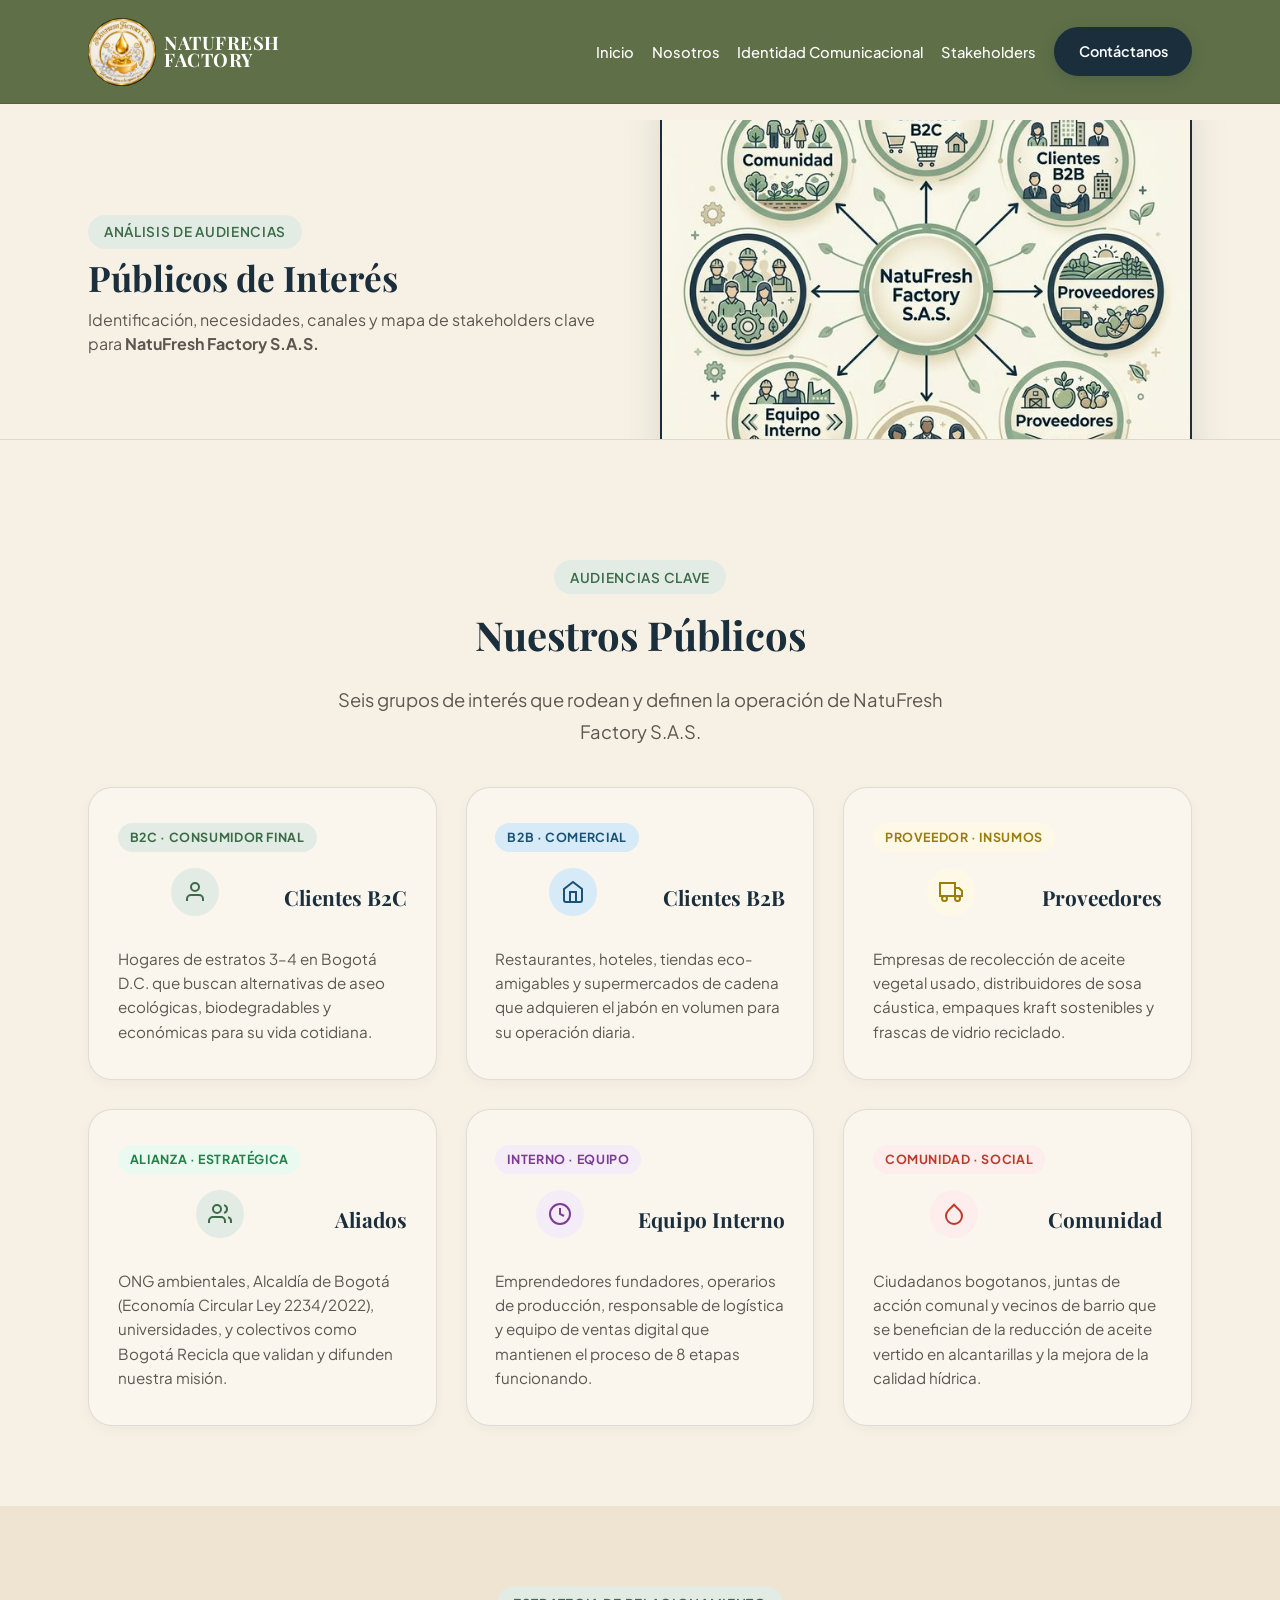
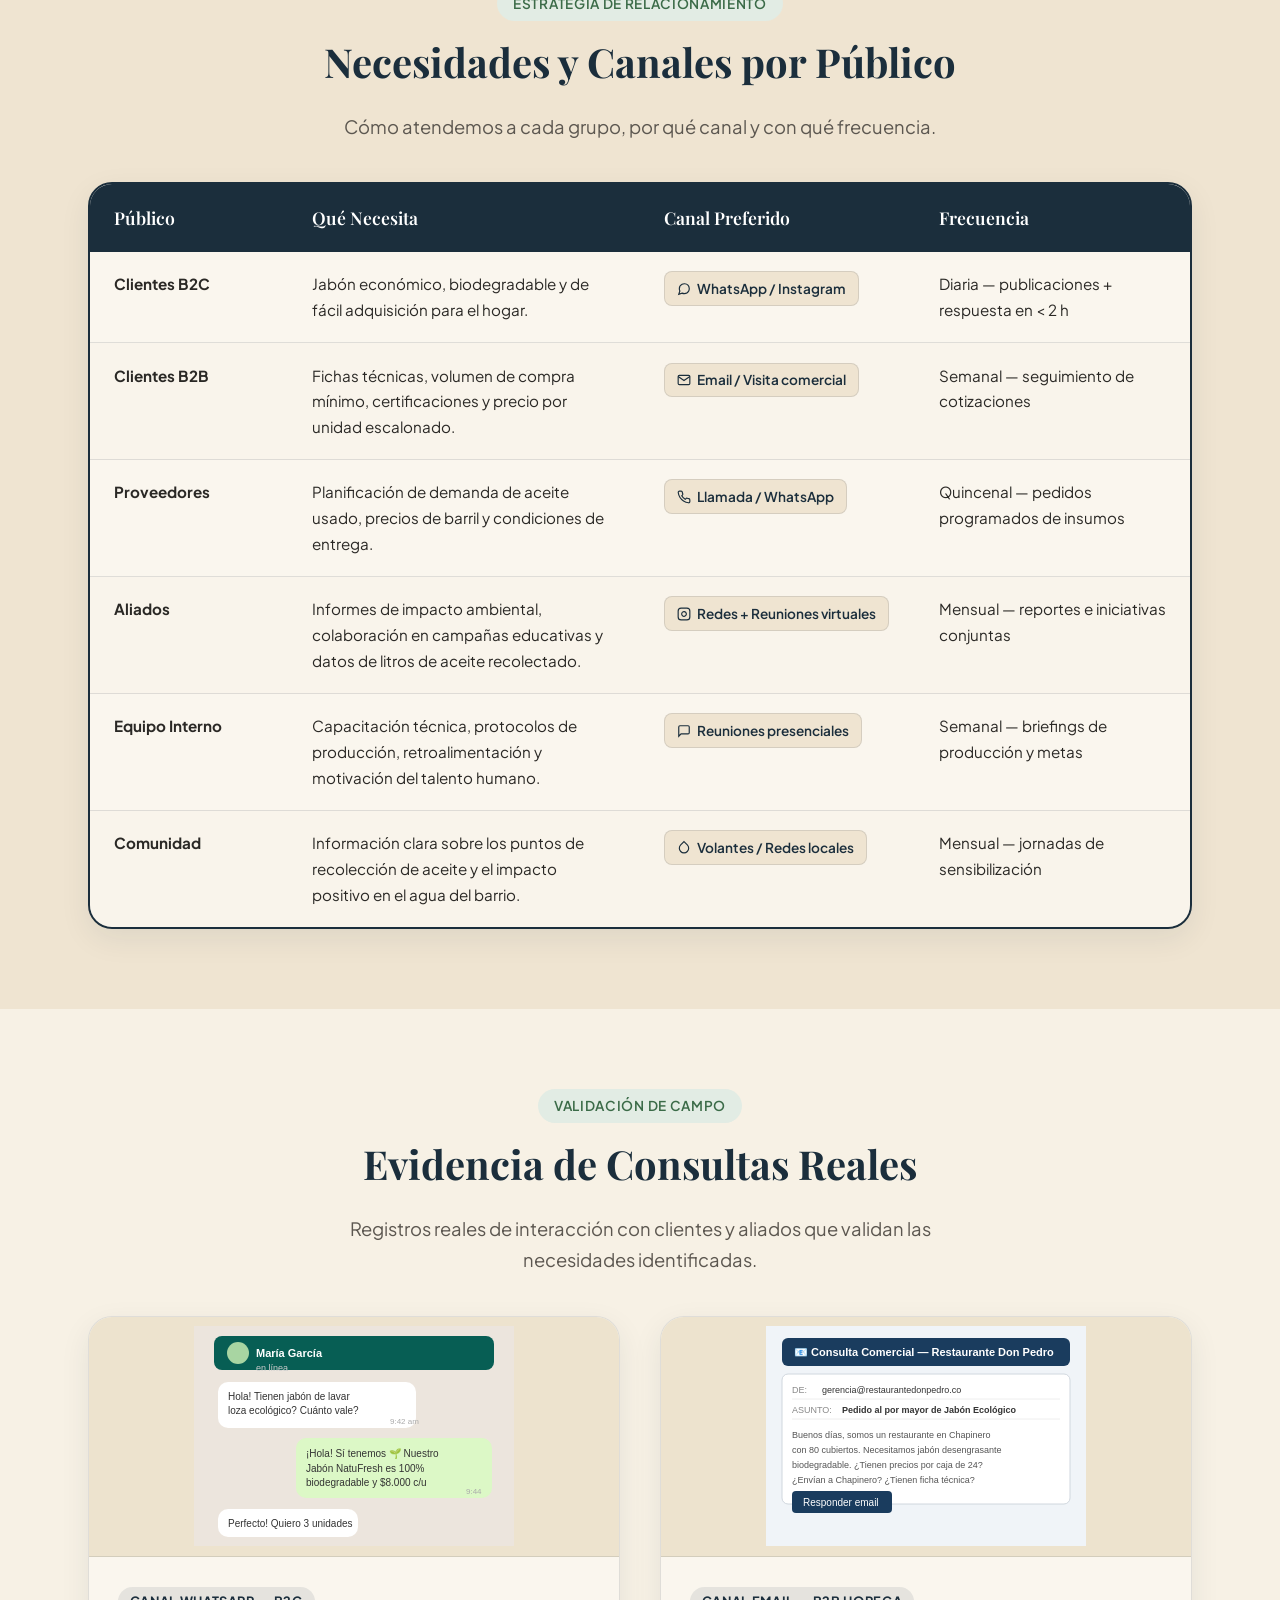
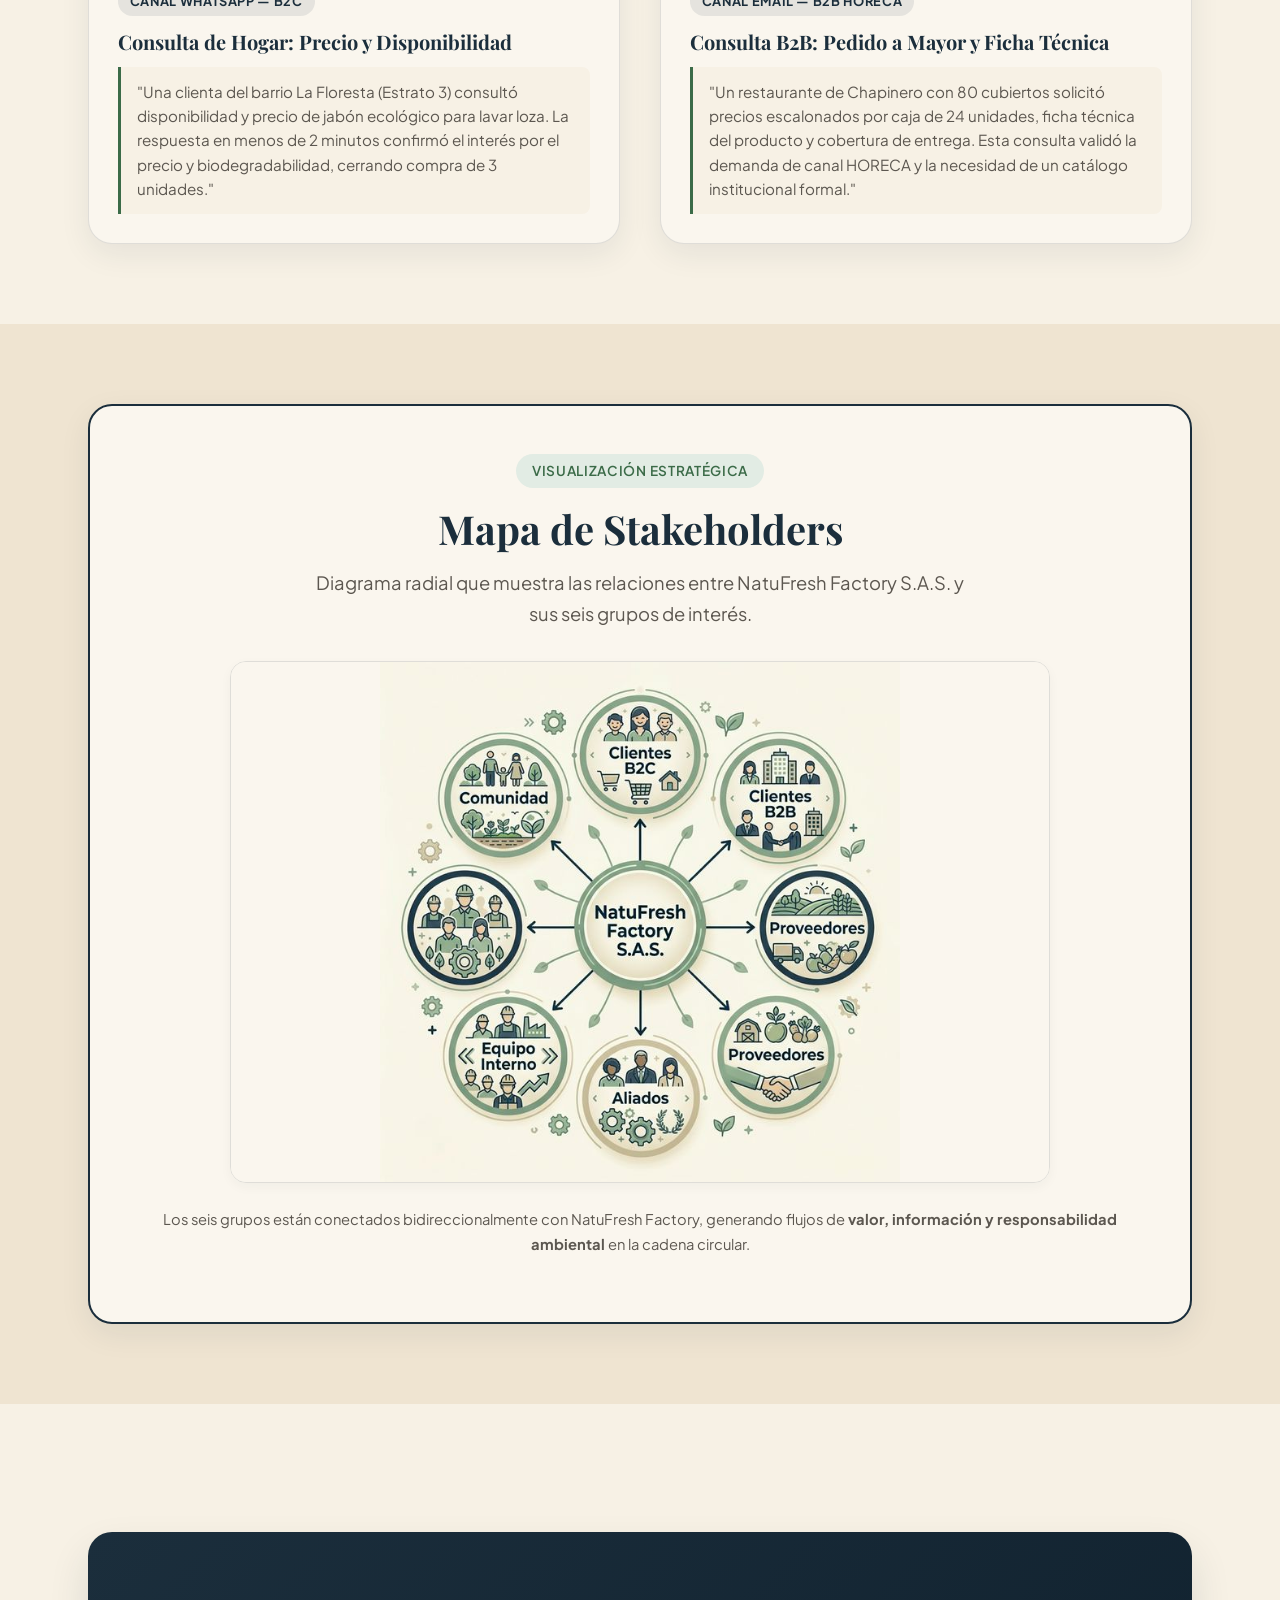
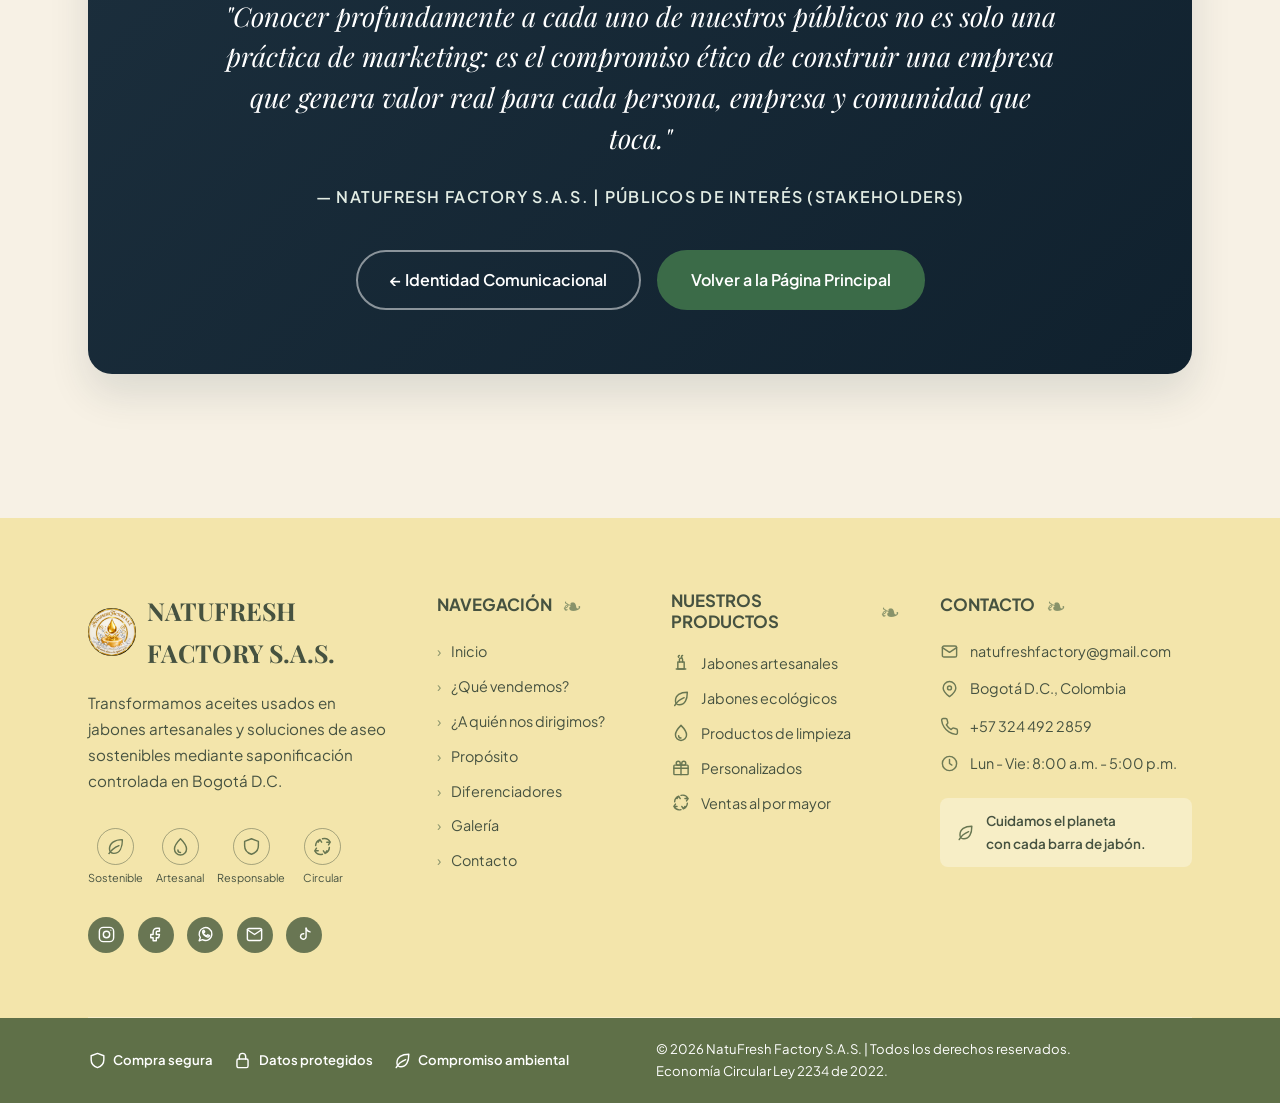
<file: html/unidad4.html>
<!DOCTYPE html>
<html lang="es">

<head>
    <meta charset="UTF-8">
    <meta name="viewport" content="width=device-width, initial-scale=1.0">
    <title>Unidad 4 | Stakeholders | NatuFresh Factory S.A.S.</title>
    <meta name="description"
        content="Mapa de stakeholders, necesidades, canales y evidencia de consultas reales de NatuFresh Factory S.A.S.">
    <link rel="stylesheet" href="../css/styles.css">
    <link rel="stylesheet" href="../css/header.css">
    <link rel="stylesheet" href="../css/footer.css">
    <link rel="icon"
        href="data:image/svg+xml,<svg xmlns=%22http://www.w3.org/2000/svg%22 viewBox=%220 0 100 100%22><text y=%22.9em%22 font-size=%2290%22>🧼</text></svg>">
</head>

<body>

    <!-- NAVBAR -->
    <header class="navbar">
        <div class="container navbar-container">
            <a href="../index.html#inicio" class="navbar-logo" id="navLogo" aria-label="NatuFresh Factory inicio">
                <img src="../img/logo nuevo.jpeg" alt="NatuFresh Factory" class="brand-logo">
                <div class="brand-wordmark" aria-label="NatuFresh Factory">
                    <span class="brand-top">NATUFRESH</span>
                    <span class="brand-bottom">FACTORY</span>
                </div>
            </a>

            <button class="hamburger" id="hamburgerToggle" aria-label="Abrir menú de navegación" aria-expanded="false">
                <svg width="24" height="24" viewBox="0 0 24 24" fill="none" stroke="currentColor" stroke-width="2">
                    <path d="M4 6h16M4 12h16M4 18h16" />
                </svg>
            </button>

            <nav>
                <ul class="navbar-menu" id="navMenu">
                    <li><a href="../index.html#inicio" class="nav-link">Inicio</a></li>
                    <li><a href="mision-vision.html" class="nav-link">Nosotros</a></li>
                    <li><a href="identidad.html" class="nav-link">Identidad Comunicacional</a></li>
                    <li><a href="stakeholders.html" class="nav-link">Stakeholders</a></li>
                    <li><a href="../index.html#contacto" class="btn btn-primary navbar-cta">Contáctanos</a></li>
                </ul>
            </nav>
        </div>
    </header>

    <main>

        <!-- SECCIÓN 1: ENCABEZADO -->
        <header class="page-header">
            <div class="container">
                <div class="split-grid" style="align-items: center; gap: 2.5rem;">
                    <div>
                        <span class="section-tag">Análisis de Audiencias</span>
                        <h1 class="page-header-title">Públicos de Interés</h1>
                        <p class="page-header-sub" style="margin-bottom: 0;">
                            Identificación, necesidades, canales y mapa de stakeholders clave para <strong>NatuFresh
                                Factory S.A.S.</strong>
                        </p>
                    </div>
                    <div class="image-frame" style="box-shadow: var(--shadow-lg);">
                        <img src="../img/stakeholders-map.png"
                            alt="Mapa visual de Stakeholders de NatuFresh Factory S.A.S." width="550" height="380">
                    </div>
                </div>
            </div>
        </header>

        <!-- SECCIÓN 2: NUESTROS PÚBLICOS (6 cards) -->
        <section id="publicos">
            <div class="container">
                <div style="text-align: center; margin-bottom: 2rem;">
                    <span class="section-tag">Audiencias Clave</span>
                    <h2 class="section-title">Nuestros Públicos</h2>
                    <p class="section-subtitle" style="margin: 0 auto;">
                        Seis grupos de interés que rodean y definen la operación de NatuFresh Factory S.A.S.
                    </p>
                </div>

                <div class="stakeholders-grid">

                    <!-- Card 1: Clientes B2C -->
                    <div class="stakeholder-card">
                        <span class="stakeholder-badge">B2C · Consumidor Final</span>
                        <div style="display:flex; align-items:center; gap: 0.8rem; margin-bottom: 0.7rem;">
                            <div class="personality-icon" style="width:48px; height:48px; flex-shrink:0;">
                                <svg width="24" height="24" viewBox="0 0 24 24" fill="none" stroke="currentColor"
                                    stroke-width="2">
                                    <path d="M20 21v-2a4 4 0 0 0-4-4H8a4 4 0 0 0-4 4v2" />
                                    <circle cx="12" cy="7" r="4" />
                                </svg>
                            </div>
                            <h3>Clientes B2C</h3>
                        </div>
                        <p>Hogares de estratos 3–4 en Bogotá D.C. que buscan alternativas de aseo ecológicas,
                            biodegradables y económicas para su vida cotidiana.</p>
                    </div>

                    <!-- Card 2: Clientes B2B -->
                    <div class="stakeholder-card">
                        <span class="stakeholder-badge" style="background-color: #D6EAF8; color: #1A5276;">B2B ·
                            Comercial</span>
                        <div style="display:flex; align-items:center; gap: 0.8rem; margin-bottom: 0.7rem;">
                            <div class="personality-icon"
                                style="width:48px; height:48px; flex-shrink:0; background-color: #D6EAF8; color: #1A5276;">
                                <svg width="24" height="24" viewBox="0 0 24 24" fill="none" stroke="currentColor"
                                    stroke-width="2">
                                    <path d="M3 9l9-7 9 7v11a2 2 0 0 1-2 2H5a2 2 0 0 1-2-2z" />
                                    <polyline points="9 22 9 12 15 12 15 22" />
                                </svg>
                            </div>
                            <h3>Clientes B2B</h3>
                        </div>
                        <p>Restaurantes, hoteles, tiendas eco-amigables y supermercados de cadena que adquieren el jabón
                            en volumen para su operación diaria.</p>
                    </div>

                    <!-- Card 3: Proveedores -->
                    <div class="stakeholder-card">
                        <span class="stakeholder-badge" style="background-color: #FEF9E7; color: #9A7D0A;">Proveedor ·
                            Insumos</span>
                        <div style="display:flex; align-items:center; gap: 0.8rem; margin-bottom: 0.7rem;">
                            <div class="personality-icon"
                                style="width:48px; height:48px; flex-shrink:0; background-color: #FEF9E7; color: #9A7D0A;">
                                <svg width="24" height="24" viewBox="0 0 24 24" fill="none" stroke="currentColor"
                                    stroke-width="2">
                                    <rect x="1" y="3" width="15" height="13" />
                                    <polygon points="16 8 20 8 23 11 23 16 16 16 16 8" />
                                    <circle cx="5.5" cy="18.5" r="2.5" />
                                    <circle cx="18.5" cy="18.5" r="2.5" />
                                </svg>
                            </div>
                            <h3>Proveedores</h3>
                        </div>
                        <p>Empresas de recolección de aceite vegetal usado, distribuidores de sosa cáustica, empaques
                            kraft sostenibles y frascas de vidrio reciclado.</p>
                    </div>

                    <!-- Card 4: Aliados -->
                    <div class="stakeholder-card">
                        <span class="stakeholder-badge" style="background-color: #EAFAF1; color: #1E8449;">Alianza ·
                            Estratégica</span>
                        <div style="display:flex; align-items:center; gap: 0.8rem; margin-bottom: 0.7rem;">
                            <div class="personality-icon" style="width:48px; height:48px; flex-shrink:0;">
                                <svg width="24" height="24" viewBox="0 0 24 24" fill="none" stroke="currentColor"
                                    stroke-width="2">
                                    <path d="M17 21v-2a4 4 0 0 0-4-4H5a4 4 0 0 0-4 4v2" />
                                    <circle cx="9" cy="7" r="4" />
                                    <path d="M23 21v-2a4 4 0 0 0-3-3.87" />
                                    <path d="M16 3.13a4 4 0 0 1 0 7.75" />
                                </svg>
                            </div>
                            <h3>Aliados</h3>
                        </div>
                        <p>ONG ambientales, Alcaldía de Bogotá (Economía Circular Ley 2234/2022), universidades, y
                            colectivos como Bogotá Recicla que validan y difunden nuestra misión.</p>
                    </div>

                    <!-- Card 5: Equipo Interno -->
                    <div class="stakeholder-card">
                        <span class="stakeholder-badge" style="background-color: #F4ECF7; color: #7D3C98;">Interno ·
                            Equipo</span>
                        <div style="display:flex; align-items:center; gap: 0.8rem; margin-bottom: 0.7rem;">
                            <div class="personality-icon"
                                style="width:48px; height:48px; flex-shrink:0; background-color: #F4ECF7; color: #7D3C98;">
                                <svg width="24" height="24" viewBox="0 0 24 24" fill="none" stroke="currentColor"
                                    stroke-width="2">
                                    <circle cx="12" cy="12" r="10" />
                                    <polyline points="12 6 12 12 16 14" />
                                </svg>
                            </div>
                            <h3>Equipo Interno</h3>
                        </div>
                        <p>Emprendedores fundadores, operarios de producción, responsable de logística y equipo de
                            ventas digital que mantienen el proceso de 8 etapas funcionando.</p>
                    </div>

                    <!-- Card 6: Comunidad -->
                    <div class="stakeholder-card">
                        <span class="stakeholder-badge" style="background-color: #FDEDEC; color: #C0392B;">Comunidad ·
                            Social</span>
                        <div style="display:flex; align-items:center; gap: 0.8rem; margin-bottom: 0.7rem;">
                            <div class="personality-icon"
                                style="width:48px; height:48px; flex-shrink:0; background-color: #FDEDEC; color: #C0392B;">
                                <svg width="24" height="24" viewBox="0 0 24 24" fill="none" stroke="currentColor"
                                    stroke-width="2">
                                    <path d="M12 2.69l5.66 5.66a8 8 0 1 1-11.31 0z"></path>
                                </svg>
                            </div>
                            <h3>Comunidad</h3>
                        </div>
                        <p>Ciudadanos bogotanos, juntas de acción comunal y vecinos de barrio que se benefician de la
                            reducción de aceite vertido en alcantarillas y la mejora de la calidad hídrica.</p>
                    </div>

                </div>
            </div>
        </section>

        <!-- SECCIÓN 3: NECESIDADES Y CANALES POR PÚBLICO -->
        <section id="tabla" style="background-color: var(--bg-secondary);">
            <div class="container">
                <div style="text-align: center; margin-bottom: 2rem;">
                    <span class="section-tag">Estrategia de Relacionamiento</span>
                    <h2 class="section-title">Necesidades y Canales por Público</h2>
                    <p class="section-subtitle" style="margin: 0 auto;">
                        Cómo atendemos a cada grupo, por qué canal y con qué frecuencia.
                    </p>
                </div>

                <div class="stakeholder-table-wrapper">
                    <table class="stakeholder-table">
                        <thead>
                            <tr>
                                <th style="width:18%;">Público</th>
                                <th style="width:32%;">Qué Necesita</th>
                                <th style="width:25%;">Canal Preferido</th>
                                <th style="width:25%;">Frecuencia</th>
                            </tr>
                        </thead>
                        <tbody>
                            <tr>
                                <td><strong>Clientes B2C</strong></td>
                                <td>Jabón económico, biodegradable y de fácil adquisición para el hogar.</td>
                                <td>
                                    <span class="channel-pill">
                                        <svg width="14" height="14" viewBox="0 0 24 24" fill="none"
                                            stroke="currentColor" stroke-width="2">
                                            <path
                                                d="M21 11.5a8.38 8.38 0 0 1-.9 3.8 8.5 8.5 0 0 1-7.6 4.7 8.38 8.38 0 0 1-3.8-.9L3 21l1.9-5.7a8.38 8.38 0 0 1-.9-3.8 8.5 8.5 0 0 1 4.7-7.6 8.38 8.38 0 0 1 3.8-.9h.5a8.48 8.48 0 0 1 8 8v.5z" />
                                        </svg>
                                        WhatsApp / Instagram
                                    </span>
                                </td>
                                <td>Diaria — publicaciones + respuesta en &lt; 2 h</td>
                            </tr>
                            <tr>
                                <td><strong>Clientes B2B</strong></td>
                                <td>Fichas técnicas, volumen de compra mínimo, certificaciones y precio por unidad
                                    escalonado.</td>
                                <td>
                                    <span class="channel-pill">
                                        <svg width="14" height="14" viewBox="0 0 24 24" fill="none"
                                            stroke="currentColor" stroke-width="2">
                                            <path
                                                d="M4 4h16c1.1 0 2 .9 2 2v12c0 1.1-.9 2-2 2H4c-1.1 0-2-.9-2-2V6c0-1.1.9-2 2-2z" />
                                            <polyline points="22,6 12,13 2,6" />
                                        </svg>
                                        Email / Visita comercial
                                    </span>
                                </td>
                                <td>Semanal — seguimiento de cotizaciones</td>
                            </tr>
                            <tr>
                                <td><strong>Proveedores</strong></td>
                                <td>Planificación de demanda de aceite usado, precios de barril y condiciones de
                                    entrega.</td>
                                <td>
                                    <span class="channel-pill">
                                        <svg width="14" height="14" viewBox="0 0 24 24" fill="none"
                                            stroke="currentColor" stroke-width="2">
                                            <path
                                                d="M22 16.92v3a2 2 0 0 1-2.18 2 19.79 19.79 0 0 1-8.63-3.07 19.5 19.5 0 0 1-6-6 19.79 19.79 0 0 1-3.07-8.67A2 2 0 0 1 4.11 2h3a2 2 0 0 1 2 1.72c.127.96.361 1.903.7 2.81a2 2 0 0 1-.45 2.11L8.09 9.91a16 16 0 0 0 6 6l1.27-1.27a2 2 0 0 1 2.11-.45c.907.339 1.85.573 2.81.7A2 2 0 0 1 22 16.92z" />
                                        </svg>
                                        Llamada / WhatsApp
                                    </span>
                                </td>
                                <td>Quincenal — pedidos programados de insumos</td>
                            </tr>
                            <tr>
                                <td><strong>Aliados</strong></td>
                                <td>Informes de impacto ambiental, colaboración en campañas educativas y datos de litros
                                    de aceite recolectado.</td>
                                <td>
                                    <span class="channel-pill">
                                        <svg width="14" height="14" viewBox="0 0 24 24" fill="none"
                                            stroke="currentColor" stroke-width="2">
                                            <rect x="2" y="2" width="20" height="20" rx="5" ry="5" />
                                            <path d="M16 11.37A4 4 0 1 1 12.63 8 4 4 0 0 1 16 11.37z" />
                                            <line x1="17.5" y1="6.5" x2="17.51" y2="6.5" />
                                        </svg>
                                        Redes + Reuniones virtuales
                                    </span>
                                </td>
                                <td>Mensual — reportes e iniciativas conjuntas</td>
                            </tr>
                            <tr>
                                <td><strong>Equipo Interno</strong></td>
                                <td>Capacitación técnica, protocolos de producción, retroalimentación y motivación del
                                    talento humano.</td>
                                <td>
                                    <span class="channel-pill">
                                        <svg width="14" height="14" viewBox="0 0 24 24" fill="none"
                                            stroke="currentColor" stroke-width="2">
                                            <path d="M21 15a2 2 0 0 1-2 2H7l-4 4V5a2 2 0 0 1 2-2h14a2 2 0 0 1 2 2z" />
                                        </svg>
                                        Reuniones presenciales
                                    </span>
                                </td>
                                <td>Semanal — briefings de producción y metas</td>
                            </tr>
                            <tr>
                                <td><strong>Comunidad</strong></td>
                                <td>Información clara sobre los puntos de recolección de aceite y el impacto positivo en
                                    el agua del barrio.</td>
                                <td>
                                    <span class="channel-pill">
                                        <svg width="14" height="14" viewBox="0 0 24 24" fill="none"
                                            stroke="currentColor" stroke-width="2">
                                            <path d="M12 2.69l5.66 5.66a8 8 0 1 1-11.31 0z"></path>
                                        </svg>
                                        Volantes / Redes locales
                                    </span>
                                </td>
                                <td>Mensual — jornadas de sensibilización</td>
                            </tr>
                        </tbody>
                    </table>
                </div>
            </div>
        </section>

        <!-- SECCIÓN 4: EVIDENCIA DE CONSULTAS REALES -->
        <section id="evidencia">
            <div class="container">
                <div style="text-align: center; margin-bottom: 2rem;">
                    <span class="section-tag">Validación de Campo</span>
                    <h2 class="section-title">Evidencia de Consultas Reales</h2>
                    <p class="section-subtitle" style="margin: 0 auto;">
                        Registros reales de interacción con clientes y aliados que validan las necesidades
                        identificadas.
                    </p>
                </div>

                <div class="evidence-grid">
                    <!-- Evidencia 1: B2C -->
                    <div class="evidence-card">
                        <div class="evidence-img-container">
                            <!-- Ilustración embebida: chat WhatsApp B2C -->
                            <svg width="320" height="220" viewBox="0 0 320 220" xmlns="http://www.w3.org/2000/svg">
                                <rect width="320" height="220" fill="#ECE5DD" />
                                <!-- Phone top bar -->
                                <rect x="20" y="10" width="280" height="34" rx="8" fill="#075E54" />
                                <circle cx="44" cy="27" r="11" fill="#A8D5A2" />
                                <text x="62" y="31" font-family="Arial" font-size="11" fill="white"
                                    font-weight="bold">María García</text>
                                <text x="62" y="45" font-family="Arial" font-size="9" fill="#ccc">en línea</text>
                                <!-- Chat bubble 1 (received) -->
                                <rect x="24" y="56" width="198" height="46" rx="10" fill="white" />
                                <text x="34" y="74" font-family="Arial" font-size="10" fill="#333">Hola! Tienen jabón de
                                    lavar</text>
                                <text x="34" y="88" font-family="Arial" font-size="10" fill="#333">loza ecológico?
                                    Cuánto vale?</text>
                                <text x="196" y="98" font-family="Arial" font-size="8" fill="#aaa">9:42 am</text>
                                <!-- Chat bubble 2 (sent) -->
                                <rect x="102" y="112" width="196" height="60" rx="10" fill="#DCF8C6" />
                                <text x="112" y="131" font-family="Arial" font-size="10" fill="#333">¡Hola! Sí tenemos
                                    🌱 Nuestro</text>
                                <text x="112" y="146" font-family="Arial" font-size="10" fill="#333">Jabón NatuFresh es
                                    100%</text>
                                <text x="112" y="160" font-family="Arial" font-size="10" fill="#333">biodegradable y
                                    $8.000 c/u</text>
                                <text x="272" y="168" font-family="Arial" font-size="8" fill="#aaa">9:44</text>
                                <!-- Chat bubble 3 (received) -->
                                <rect x="24" y="183" width="140" height="28" rx="10" fill="white" />
                                <text x="34" y="201" font-family="Arial" font-size="10" fill="#333">Perfecto! Quiero 3
                                    unidades</text>
                            </svg>
                        </div>
                        <div class="evidence-body">
                            <span class="evidence-badge">Canal WhatsApp — B2C</span>
                            <h3>Consulta de Hogar: Precio y Disponibilidad</h3>
                            <div class="evidence-summary">
                                "Una clienta del barrio La Floresta (Estrato 3) consultó disponibilidad y precio de
                                jabón ecológico para lavar loza. La respuesta en menos de 2 minutos confirmó el interés
                                por el precio y biodegradabilidad, cerrando compra de 3 unidades."
                            </div>
                        </div>
                    </div>

                    <!-- Evidencia 2: B2B -->
                    <div class="evidence-card">
                        <div class="evidence-img-container">
                            <!-- Ilustración embebida: formulario/email B2B -->
                            <svg width="320" height="220" viewBox="0 0 320 220" xmlns="http://www.w3.org/2000/svg">
                                <rect width="320" height="220" fill="#F0F4F8" />
                                <!-- Email header -->
                                <rect x="16" y="12" width="288" height="28" rx="6" fill="#1A3C5E" />
                                <text x="28" y="30" font-family="Arial" font-size="11" fill="white"
                                    font-weight="bold">📧 Consulta Comercial — Restaurante Don Pedro</text>
                                <!-- Email body box -->
                                <rect x="16" y="48" width="288" height="130" rx="6" fill="white" stroke="#D0D7DE"
                                    stroke-width="1" />
                                <!-- Labels -->
                                <text x="26" y="67" font-family="Arial" font-size="9" fill="#888">DE:</text>
                                <text x="56" y="67" font-family="Arial" font-size="9"
                                    fill="#333">gerencia@restaurantedonpedro.co</text>
                                <line x1="26" y1="73" x2="294" y2="73" stroke="#eee" stroke-width="1" />
                                <text x="26" y="87" font-family="Arial" font-size="9" fill="#888">ASUNTO:</text>
                                <text x="76" y="87" font-family="Arial" font-size="9" fill="#333"
                                    font-weight="bold">Pedido al por mayor de Jabón Ecológico</text>
                                <line x1="26" y1="93" x2="294" y2="93" stroke="#eee" stroke-width="1" />
                                <text x="26" y="112" font-family="Arial" font-size="9" fill="#555">Buenos días, somos un
                                    restaurante en Chapinero</text>
                                <text x="26" y="127" font-family="Arial" font-size="9" fill="#555">con 80 cubiertos.
                                    Necesitamos jabón desengrasante</text>
                                <text x="26" y="142" font-family="Arial" font-size="9" fill="#555">biodegradable.
                                    ¿Tienen precios por caja de 24?</text>
                                <text x="26" y="157" font-family="Arial" font-size="9" fill="#555">¿Envían a Chapinero?
                                    ¿Tienen ficha técnica?</text>
                                <!-- Button -->
                                <rect x="26" y="165" width="100" height="22" rx="4" fill="#1A3C5E" />
                                <text x="37" y="180" font-family="Arial" font-size="10" fill="white">Responder
                                    email</text>
                            </svg>
                        </div>
                        <div class="evidence-body">
                            <span class="evidence-badge">Canal Email — B2B HORECA</span>
                            <h3>Consulta B2B: Pedido a Mayor y Ficha Técnica</h3>
                            <div class="evidence-summary">
                                "Un restaurante de Chapinero con 80 cubiertos solicitó precios escalonados por caja de
                                24 unidades, ficha técnica del producto y cobertura de entrega. Esta consulta validó la
                                demanda de canal HORECA y la necesidad de un catálogo institucional formal."
                            </div>
                        </div>
                    </div>
                </div>
            </div>
        </section>

        <!-- SECCIÓN 5: MAPA DE STAKEHOLDERS -->
        <section id="mapa" style="background-color: var(--bg-secondary);">
            <div class="container">
                <div class="map-card">
                    <span class="section-tag">Visualización Estratégica</span>
                    <h2 class="section-title" style="margin-bottom: 0.8rem;">Mapa de Stakeholders</h2>
                    <p class="section-subtitle" style="margin: 0 auto 1.5rem auto;">
                        Diagrama radial que muestra las relaciones entre NatuFresh Factory S.A.S. y sus seis grupos de
                        interés.
                    </p>
                    <div class="map-img-frame">
                        <img src="../img/stakeholders-map.png"
                            alt="Mapa de Stakeholders NatuFresh Factory — nodo central conectado a 6 grupos: Clientes B2C, B2B, Proveedores, Aliados, Equipo Interno y Comunidad"
                            style="width:100%; height:auto; max-height:520px; object-fit:contain; background: var(--bg-card);">
                    </div>
                    <p style="margin-top: 1.5rem; font-size: 0.92rem; color: var(--text-muted);">
                        Los seis grupos están conectados bidireccionalmente con NatuFresh Factory, generando flujos de
                        <strong>valor, información y responsabilidad ambiental</strong> en la cadena circular.
                    </p>
                </div>
            </div>
        </section>

        <!-- SECCIÓN 6: CIERRE (REFLEXIÓN) -->
        <section id="cierre">
            <div class="container">
                <div class="closing-quote-card">
                    <blockquote>
                        "Conocer profundamente a cada uno de nuestros públicos no es solo una práctica de marketing: es
                        el compromiso ético de construir una empresa que genera valor real para cada persona, empresa y
                        comunidad que toca."
                    </blockquote>
                    <div class="closing-quote-author">
                        — NatuFresh Factory S.A.S. | Públicos de Interés (Stakeholders)
                    </div>
                    <div
                        style="margin-top: 2.5rem; display: flex; gap: 1rem; justify-content: center; flex-wrap: wrap;">
                        <a href="identidad.html" class="btn btn-outline"
                            style="border-color: rgba(255,255,255,0.5); color: #FFF;">
                            ← Identidad Comunicacional
                        </a>
                        <a href="../index.html" class="btn btn-green">
                            Volver a la Página Principal
                        </a>
                    </div>
                </div>
            </div>
        </section>

    </main>

    <!-- FOOTER -->
    <footer class="footer">
        <div class="container">
            <div class="footer-grid">
                <div class="footer-brand">
                    <div class="footer-logo">NATUFRESH FACTORY S.A.S.</div>
                    <p>Transformando aceites usados en soluciones de aseo sustentables mediante saponificación
                        controlada en Bogotá D.C.</p>
                    <div class="social-links">
                        <a href="#" class="social-icon" aria-label="Instagram">
                            <svg width="18" height="18" viewBox="0 0 24 24" fill="none" stroke="currentColor"
                                stroke-width="2">
                                <rect x="2" y="2" width="20" height="20" rx="5" ry="5" />
                                <path d="M16 11.37A4 4 0 1 1 12.63 8 4 4 0 0 1 16 11.37z" />
                                <line x1="17.5" y1="6.5" x2="17.51" y2="6.5" />
                            </svg>
                        </a>
                        <a href="#" class="social-icon" aria-label="WhatsApp">
                            <svg width="18" height="18" viewBox="0 0 24 24" fill="none" stroke="currentColor"
                                stroke-width="2">
                                <path
                                    d="M21 11.5a8.38 8.38 0 0 1-.9 3.8 8.5 8.5 0 0 1-7.6 4.7 8.38 8.38 0 0 1-3.8-.9L3 21l1.9-5.7a8.38 8.38 0 0 1-.9-3.8 8.5 8.5 0 0 1 4.7-7.6 8.38 8.38 0 0 1 3.8-.9h.5a8.48 8.48 0 0 1 8 8v.5z" />
                            </svg>
                        </a>
                        <a href="#" class="social-icon" aria-label="LinkedIn">
                            <svg width="18" height="18" viewBox="0 0 24 24" fill="none" stroke="currentColor"
                                stroke-width="2">
                                <path
                                    d="M16 8a6 6 0 0 1 6 6v7h-4v-7a2 2 0 0 0-2-2 2 2 0 0 0-2 2v7h-4v-7a6 6 0 0 1 6-6z" />
                                <rect x="2" y="9" width="4" height="12" />
                                <circle cx="4" cy="4" r="2" />
                            </svg>
                        </a>
                    </div>
                </div>

                <div>
                    <h4 class="footer-title">Secciones</h4>
                    <ul class="footer-links">
                        <li><a href="../index.html#inicio">Inicio</a></li>
                        <li><a href="#publicos">Nuestros Públicos</a></li>
                        <li><a href="#tabla">Necesidades y Canales</a></li>
                        <li><a href="#evidencia">Evidencia de Consultas</a></li>
                        <li><a href="#mapa">Mapa de Stakeholders</a></li>
                    </ul>
                </div>

                <div>
                    <h4 class="footer-title">Contacto</h4>
                    <div class="footer-contact-item">
                        <svg width="16" height="16" viewBox="0 0 24 24" fill="none" stroke="currentColor"
                            stroke-width="2">
                            <path d="M4 4h16c1.1 0 2 .9 2 2v12c0 1.1-.9 2-2 2H4c-1.1 0-2-.9-2-2V6c0-1.1.9-2 2-2z" />
                            <polyline points="22,6 12,13 2,6" />
                        </svg>
                        natufreshfactory@gmail.com
                    </div>
                    <div class="footer-contact-item">
                        <svg width="16" height="16" viewBox="0 0 24 24" fill="none" stroke="currentColor"
                            stroke-width="2">
                            <path d="M21 10c0 7-9 13-9 13s-9-6-9-13a9 9 0 0 1 18 0z" />
                            <circle cx="12" cy="10" r="3" />
                        </svg>
                        Bogotá D.C., Colombia
                    </div>
                </div>
            </div>
            <div class="footer-bottom">
                &copy; 2026 NatuFresh Factory S.A.S. Todos los derechos reservados.
            </div>
        </div>
    </footer>

    <script src="../js/main.js"></script>
</body>

</html>
</file>
<file: css/styles.css>
/* ==========================================================================
   NATUFRESH FACTORY S.A.S. - DESIGN SYSTEM & STYLESHEET
   Style: Warm, Artisanal, Editorial, Natural & Trustworthy
   ========================================================================== */

/* Google Fonts Import */
@import url("https://fonts.googleapis.com/css2?family=Playfair+Display:ital,wght@0,400;0,600;0,700;1,400;1,600&family=Plus+Jakarta+Sans:wght@300;400;500;600;700&display=swap");

:root {
  /* Color Palette */
  --bg-primary: #f7f1e5;
  /* Warm cream background */
  --bg-secondary: #efe4d1;
  /* Slightly deeper cream accent */
  --bg-card: #faf6ee;
  /* Soft warm white card background */
  --bg-card-alt: #f3e9d7;
  /* Subtle card accent */

  --color-dark-blue: #1b2e3c;
  /* Deep dark blue primary accent & borders */
  --color-blue-hover: #263e50;
  /* Slightly lighter dark blue for hover */
  --color-sage-green: #3b6b48;
  /* Soft sage green for sustainability */
  --color-green-light: #e2ece4;
  /* Light sage background tint */
  --color-green-accent: #4e7c59;
  /* Medium green */

  --text-main: #2a2825;
  /* Deep rich warm dark grey */
  --text-muted: #5c5750;
  /* Muted warm grey */
  --text-light: #857f74;
  /* Soft grey */

  --border-blue: #1b2e3c;
  --border-light: rgba(27, 46, 60, 0.12);

  /* Typography */
  --font-serif: "Playfair Display", Georgia, serif;
  --font-sans:
    "Plus Jakarta Sans", -apple-system, BlinkMacSystemFont, sans-serif;

  /* Radii & Shadows */
  --radius-sm: 8px;
  --radius-md: 16px;
  --radius-lg: 24px;
  --radius-pill: 9999px;

  --shadow-sm: 0 4px 12px rgba(27, 46, 60, 0.04);
  --shadow-md: 0 10px 30px rgba(27, 46, 60, 0.08);
  --shadow-lg: 0 20px 40px rgba(27, 46, 60, 0.12);

  --transition: all 0.3s cubic-bezier(0.25, 0.8, 0.25, 1);
}

/* Reset & Base Styles */
*,
*::before,
*::after {
  box-sizing: border-box;
  margin: 0;
  padding: 0;
}

html {
  scroll-behavior: smooth;
  font-size: 16px;
  overflow-x: hidden;
}

body {
  font-family: var(--font-sans);
  background-color: var(--bg-primary);
  color: var(--text-main);
  line-height: 1.7;
  overflow-x: hidden;
  -webkit-font-smoothing: antialiased;
}

/* Editorial Typography */
h1,
h2,
h3,
h4,
.font-serif {
  font-family: var(--font-serif);
  color: var(--color-dark-blue);
  font-weight: 700;
  line-height: 1.25;
}

.text-italic {
  font-style: italic;
  font-weight: 400;
}

p {
  color: var(--text-muted);
  font-size: 1.05rem;
  margin-bottom: 1rem;
}

a {
  color: inherit;
  text-decoration: none;
  transition: var(--transition);
}

img {
  max-width: 100%;
  height: auto;
  display: block;
}

/* Container */
.container {
  width: 90%;
  max-width: 1200px;
  margin: 0 auto;
  padding: 0 1.5rem;
}

/* Section Layouts */
section {
  padding: 5rem 0;
  position: relative;
}

.section-tag {
  display: inline-flex;
  align-items: center;
  gap: 0.5rem;
  padding: 0.35rem 1rem;
  background-color: var(--color-green-light);
  color: var(--color-sage-green);
  font-size: 0.85rem;
  font-weight: 600;
  letter-spacing: 0.05em;
  text-transform: uppercase;
  border-radius: var(--radius-pill);
  margin-bottom: 1rem;
}

.section-title {
  font-size: 2.5rem;
  margin-bottom: 1.5rem;
  position: relative;
}

.section-subtitle {
  font-size: 1.15rem;
  color: var(--text-muted);
  max-width: 650px;
}

/* Buttons & CTAs */
.btn {
  display: inline-flex;
  align-items: center;
  justify-content: center;
  gap: 0.6rem;
  padding: 0.9rem 2rem;
  font-family: var(--font-sans);
  font-size: 1rem;
  font-weight: 600;
  border-radius: var(--radius-pill);
  cursor: pointer;
  transition: var(--transition);
  border: 2px solid transparent;
  text-align: center;
}

.btn-primary {
  background-color: var(--color-dark-blue);
  color: #ffffff;
  border-color: var(--color-dark-blue);
  box-shadow: 0 4px 15px rgba(27, 46, 60, 0.2);
}

.btn-primary:hover {
  background-color: var(--color-blue-hover);
  border-color: var(--color-blue-hover);
  transform: translateY(-3px);
  box-shadow: 0 8px 25px rgba(27, 46, 60, 0.3);
}

.btn-outline {
  background-color: transparent;
  color: var(--color-dark-blue);
  border-color: var(--color-dark-blue);
}

.btn-outline:hover {
  background-color: var(--color-dark-blue);
  color: #ffffff;
  transform: translateY(-3px);
}

.btn-green {
  background-color: var(--color-sage-green);
  color: #ffffff;
  border-color: var(--color-sage-green);
}

.btn-green:hover {
  background-color: #2f5639;
  border-color: #2f5639;
  transform: translateY(-3px);
  box-shadow: 0 8px 25px rgba(59, 107, 72, 0.3);
}

.mission-hero {
  width: 100%;
  min-height: 280px;
  max-height: 340px;
  height: 320px;
  margin: 7.5rem 0 2.5rem;
  padding: 0;
  background: var(--bg-primary);
  border-bottom: 0;
  overflow: hidden;
}

.mission-split {
  display: grid;
  grid-template-columns: 1fr 1fr;
  min-height: 100%;
  height: 100%;
  width: 100%;
}

.mission-header-content {
  display: flex;
  flex-direction: column;
  align-items: flex-start;
  justify-content: center;
  gap: 1rem;
  padding: 3.1rem clamp(2rem, 6vw, 6rem) 2.5rem;
  background: var(--bg-primary);
  position: relative;
  z-index: 2;
}

.mission-header-content .section-tag {
  margin-bottom: 0.45rem;
}

.mission-header-content .page-header-title {
  max-width: 620px;
  margin-bottom: 0.25rem;
  font-size: 2.2rem;
  line-height: 1.1;
}

.mission-header-content .page-header-sub {
  max-width: 570px;
  margin-bottom: 0;
  font-size: clamp(1rem, 1.4vw, 1.2rem);
}

.mission-header-image {
  position: relative;
  min-height: 100%;
  height: 100%;
  overflow: hidden;
  background: #dbe2d6;
}

.mission-header-image::after {
  content: "";
  position: absolute;
  inset: 0;
  pointer-events: none;
  background:
    linear-gradient(
      90deg,
      var(--bg-primary) 0%,
      rgba(247, 241, 229, 0.82) 8%,
      rgba(247, 241, 229, 0.18) 25%,
      transparent 48%
    ),
    linear-gradient(
      180deg,
      rgba(27, 46, 60, 0.08),
      transparent 30%,
      rgba(27, 46, 60, 0.2)
    );
  z-index: 1;
}

.mission-header-image img {
  width: 100%;
  height: 100%;
  min-height: 100%;
  object-fit: cover;
  object-position: center;
  -webkit-mask-image: linear-gradient(
    90deg,
    transparent 0%,
    #000 18%,
    #000 100%
  );
  mask-image: linear-gradient(90deg, transparent 0%, #000 18%, #000 100%);
}

.mission-hero .section-tag {
  background-color: #c9d9b4;
  color: #22331f;
}

.mission-hero .page-header-title {
  color: #22331f;
  font-family: var(--font-serif);
}

.mission-hero .page-header-sub {
  color: #465240;
}

.mission-grid-section {
  padding: 4rem 0 5rem;
  background: #f5f0e6;
}

.mission-grid {
  display: grid;
  grid-template-columns: repeat(3, 1fr);
  gap: 2rem;
}

.mission-card {
  position: relative;
  min-height: 560px;
  background: #17301c;
  border: 0;
  border-radius: 20px;
  overflow: hidden;
}

.mission-image-wrap {
  position: absolute;
  top: 0;
  left: 0;
  width: 100%;
  height: 300px;
  z-index: 0;
  overflow: hidden;
}

.mission-image-wrap img {
  width: 100%;
  height: 100%;
  object-fit: cover;
  object-position: center;
  display: block;
}

.gradient-overlay {
  position: absolute;
  inset: 0;
  z-index: 1;
  pointer-events: none;
  background: linear-gradient(
    to bottom,
    rgba(23, 48, 28, 0) 0%,
    rgba(23, 48, 28, 0) 120px,
    rgba(23, 48, 28, 0.04) 142px,
    rgba(23, 48, 28, 0.16) 165px,
    rgba(23, 48, 28, 0.32) 188px,
    rgba(23, 48, 28, 0.5) 210px,
    rgba(23, 48, 28, 0.68) 233px,
    rgba(23, 48, 28, 0.84) 255px,
    rgba(23, 48, 28, 0.96) 278px,
    #17301c 300px,
    #17301c 100%
  );
}

.mission-body {
  position: relative;
  z-index: 2;
  min-height: 300px;
  display: flex;
  flex-direction: column;
  justify-content: flex-start;
  padding: 310px 1.25rem 1.25rem;
  background: transparent !important;
  border-radius: 0;
}

.mission-label {
  display: inline-block;
  margin-bottom: 0.7rem;
  color: #cfe0b8;
  font-weight: 800;
  font-size: 0.8rem;
  letter-spacing: 0.16em;
  text-transform: uppercase;
}

.mission-icon {
  width: 44px;
  height: 44px;
  margin-bottom: 0.65rem;
  display: flex;
  align-items: center;
  justify-content: center;
  border-radius: 50%;
  background: #c9d9b4;
  color: #22331f;
}

.mission-body h2 {
  font-family: var(--font-serif);
  font-size: clamp(1.4rem, 2vw, 1.5rem);
  margin-bottom: 0.55rem;
  color: #e5e8dc;
}

.mission-body p {
  font-size: 0.78rem;
  color: #e5e8dc;
  line-height: 1.45;
}

.values-section {
  padding: 4rem 0 5rem;
}

.values-grid {
  display: grid;
  grid-template-columns: repeat(4, 1fr);
  gap: 1.5rem;
}

.value-card {
  background: var(--bg-card);
  border: 1px solid rgba(27, 46, 60, 0.08);
  border-radius: 22px;
  overflow: hidden;
  box-shadow: 0 10px 25px rgba(27, 46, 60, 0.06);
  transition:
    transform 0.3s ease,
    box-shadow 0.3s ease;
}

.value-card:hover {
  transform: translateY(-6px);
  box-shadow: 0 16px 32px rgba(27, 46, 60, 0.12);
}

.value-image-wrap {
  position: relative;
  aspect-ratio: 4 / 3;
  overflow: hidden;
  background: var(--bg-secondary);
}

.value-image-wrap img {
  width: 100%;
  height: 100%;
  object-fit: cover;
  transition: transform 0.5s ease;
}

.value-card:hover .value-image-wrap img {
  transform: scale(1.05);
}

.value-badge {
  position: absolute;
  left: 0.85rem;
  bottom: 0.85rem;
  padding: 0.35rem 0.7rem;
  border-radius: var(--radius-pill);
  background: rgba(27, 46, 60, 0.88);
  color: #fff;
  font-size: 0.72rem;
  font-weight: 700;
  letter-spacing: 0.03em;
}

.value-card-content {
  padding: 1.5rem 1.2rem;
}

.value-number {
  font-size: 0.8rem;
  font-weight: 700;
  color: var(--color-sage-green);
  letter-spacing: 0.1em;
  margin-bottom: 0.8rem;
}

.value-card h3 {
  font-family: var(--font-serif);
  font-size: 1.7rem;
  margin-bottom: 0.8rem;
  color: var(--color-dark-blue);
}

.value-card p {
  color: var(--text-main);
  line-height: 1.7;
  margin-bottom: 0;
}

.location-section {
  background-color: var(--bg-primary);
}

.location-card {
  display: grid;
  grid-template-columns: minmax(0, 0.9fr) minmax(0, 1.1fr);
  gap: 3rem;
  align-items: stretch;
  padding: 3rem;
  background-color: var(--bg-card);
  border: 1px solid var(--border-light);
  border-radius: var(--radius-md);
  box-shadow: var(--shadow-md);
}

.location-info {
  display: flex;
  flex-direction: column;
  justify-content: center;
}

.location-info .section-title {
  margin-bottom: 1rem;
}

.location-info .section-subtitle {
  margin-bottom: 2rem;
}

.location-details {
  display: grid;
  gap: 1.25rem;
  margin-bottom: 2rem;
  font-style: normal;
}

.location-detail {
  display: flex;
  align-items: flex-start;
  gap: 0.85rem;
}

.location-detail-icon {
  display: inline-flex;
  align-items: center;
  justify-content: center;
  flex: 0 0 2.25rem;
  width: 2.25rem;
  height: 2.25rem;
  border-radius: 50%;
  background-color: var(--color-green-light);
  color: var(--color-sage-green);
  font-size: 1.15rem;
  line-height: 1;
}

.location-detail div {
  display: grid;
  gap: 0.15rem;
}

.location-detail strong {
  color: var(--color-dark-blue);
  font-size: 0.9rem;
}

.location-detail span:not(.location-detail-icon),
.location-detail a {
  color: var(--text-muted);
  font-size: 0.95rem;
}

.location-detail a:hover {
  color: var(--color-sage-green);
}

.location-cta {
  align-self: flex-start;
}

.location-map {
  min-height: 390px;
  overflow: hidden;
  border-radius: var(--radius-md);
  box-shadow: var(--shadow-sm);
  background-color: var(--bg-secondary);
}

.location-map iframe {
  display: block;
  width: 100%;
  height: 100%;
  min-height: 390px;
  border: 0;
}

@media (max-width: 992px) {
  .mission-grid {
    grid-template-columns: 1fr;
  }

  .values-grid {
    grid-template-columns: 1fr 1fr;
  }

  .location-card {
    grid-template-columns: 1fr 1fr;
    gap: 2rem;
    padding: 2rem;
  }
}

@media (max-width: 640px) {
  .page-header.mission-hero {
    min-height: 0;
    max-height: none;
    height: auto;
    margin: 6.5rem 0 2rem;
    overflow: visible;
  }

  .mission-split {
    grid-template-columns: 1fr;
    height: auto;
  }

  .mission-header-content {
    min-height: 280px;
    padding: 3.4rem 1.5rem 2rem;
  }

  .mission-header-content .section-tag {
    margin-bottom: 0.6rem;
  }

  .mission-header-content .page-header-title {
    font-size: 2.2rem;
  }

  .mission-header-image {
    min-height: 280px;
    height: 280px;
    max-height: 340px;
  }

  .mission-header-image img {
    min-height: 280px;
    -webkit-mask-image: linear-gradient(
      180deg,
      transparent 0%,
      #000 20%,
      #000 100%
    );
    mask-image: linear-gradient(180deg, transparent 0%, #000 20%, #000 100%);
  }

  .mission-header-image::after {
    background: linear-gradient(
      180deg,
      var(--bg-primary) 0%,
      rgba(247, 241, 229, 0.58) 12%,
      transparent 35%,
      rgba(27, 46, 60, 0.16) 100%
    );
  }

  .values-grid {
    grid-template-columns: 1fr;
  }

  .location-card {
    grid-template-columns: 1fr;
    gap: 2rem;
    padding: 1.5rem;
  }

  .location-info .section-title {
    font-size: 2.2rem;
  }

  .location-map,
  .location-map iframe {
    min-height: 320px;
  }
}

/* Hero Section */
.hero {
  padding-top: 9.5rem;
  padding-bottom: 5rem;
  background: linear-gradient(
    180deg,
    var(--bg-primary) 0%,
    var(--bg-secondary) 100%
  );
  overflow: hidden;
}

.hero-grid {
  display: grid;
  grid-template-columns: 1fr 1fr;
  gap: 3.5rem;
  align-items: center;
}

.hero-badge {
  display: inline-flex;
  align-items: center;
  gap: 0.5rem;
  padding: 0.4rem 1.1rem;
  background-color: rgba(59, 107, 72, 0.1);
  border: 1px solid rgba(59, 107, 72, 0.25);
  color: var(--color-sage-green);
  border-radius: var(--radius-pill);
  font-size: 0.88rem;
  font-weight: 600;
  margin-bottom: 1.5rem;
}

.hero-title {
  font-size: 3.4rem;
  line-height: 1.15;
  margin-bottom: 1rem;
  color: var(--color-dark-blue);
  letter-spacing: -0.02em;
}

.hero-subtitle {
  font-family: var(--font-serif);
  font-style: italic;
  font-size: 1.8rem;
  color: var(--color-sage-green);
  margin-bottom: 1.5rem;
  font-weight: 400;
}

.hero-description {
  font-size: 1.15rem;
  line-height: 1.8;
  margin-bottom: 2.2rem;
  color: var(--text-muted);
}

.hero-buttons {
  display: flex;
  gap: 1.2rem;
  flex-wrap: wrap;
}

.hero-image-wrapper {
  position: relative;
}

.hero-image-card {
  position: relative;
  border-radius: var(--radius-lg);
  overflow: hidden;
  box-shadow: var(--shadow-lg);
  border: 3px solid var(--color-dark-blue);
  transition: var(--transition);
}

.hero-image-card img {
  width: 100%;
  height: 480px;
  object-fit: cover;
  transition: transform 0.6s ease;
}

.hero-image-card:hover img {
  transform: scale(1.04);
}

.hero-floating-badge {
  position: absolute;
  bottom: -20px;
  left: -20px;
  background-color: var(--bg-card);
  padding: 1.2rem 1.5rem;
  border-radius: var(--radius-md);
  border: 2px solid var(--color-dark-blue);
  box-shadow: var(--shadow-md);
  display: flex;
  align-items: center;
  gap: 1rem;
  max-width: 260px;
}

.badge-icon {
  width: 44px;
  height: 44px;
  border-radius: 50%;
  background-color: var(--color-green-light);
  color: var(--color-sage-green);
  display: flex;
  align-items: center;
  justify-content: center;
  flex-shrink: 0;
}

.badge-text strong {
  display: block;
  font-size: 0.95rem;
  color: var(--color-dark-blue);
}

.badge-text span {
  font-size: 0.8rem;
  color: var(--text-muted);
}

/* Two Column Split Section */
.split-grid {
  display: grid;
  grid-template-columns: 1fr 1fr;
  gap: 4rem;
  align-items: center;
}

.split-grid.reverse {
  grid-template-columns: 1fr 1fr;
}

.image-frame {
  position: relative;
  border-radius: var(--radius-lg);
  overflow: hidden;
  border: 2px solid var(--color-dark-blue);
  box-shadow: var(--shadow-md);
}

.image-frame img {
  width: 100%;
  height: 420px;
  object-fit: cover;
  transition: transform 0.5s ease;
}

.image-frame:hover img {
  transform: scale(1.03);
}

/* Feature highlight list */
.feature-list {
  list-style: none;
  margin-top: 1.5rem;
}

.feature-item {
  display: flex;
  align-items: flex-start;
  gap: 1rem;
  margin-bottom: 1.2rem;
}

.feature-check {
  width: 24px;
  height: 24px;
  border-radius: 50%;
  background-color: var(--color-green-light);
  color: var(--color-sage-green);
  display: flex;
  align-items: center;
  justify-content: center;
  flex-shrink: 0;
  margin-top: 0.2rem;
}

/* Perception / Card Section */
.perception-card {
  background-color: var(--bg-card);
  border: 2.5px solid var(--color-dark-blue);
  border-radius: var(--radius-lg);
  padding: 3.5rem;
  box-shadow: var(--shadow-lg);
  position: relative;
  overflow: hidden;
}

.perception-card::before {
  content: "";
  position: absolute;
  top: 0;
  left: 0;
  width: 8px;
  height: 100%;
  background-color: var(--color-dark-blue);
}

.perception-grid {
  display: grid;
  grid-template-columns: 200px 1fr;
  gap: 2.5rem;
  align-items: center;
}

.perception-thumb {
  border-radius: var(--radius-md);
  overflow: hidden;
  border: 2px solid var(--color-dark-blue);
  box-shadow: var(--shadow-sm);
}

.perception-thumb img {
  width: 100%;
  height: 200px;
  object-fit: cover;
}

.perception-badge {
  display: inline-block;
  padding: 0.3rem 0.9rem;
  background-color: var(--color-dark-blue);
  color: #ffffff;
  font-size: 0.8rem;
  font-weight: 600;
  letter-spacing: 0.05em;
  border-radius: var(--radius-pill);
  margin-bottom: 0.8rem;
}

/* Differentiators Section */
.differentiators-grid {
  display: grid;
  grid-template-columns: repeat(3, 1fr);
  gap: 2rem;
  margin-top: 3rem;
}

.diff-card {
  background-color: var(--bg-card);
  border-radius: var(--radius-lg);
  padding: 2.5rem 2rem;
  border: 1px solid var(--border-light);
  box-shadow: var(--shadow-sm);
  transition: var(--transition);
  display: flex;
  flex-direction: column;
  height: 100%;
}

.diff-card:hover {
  transform: translateY(-8px);
  box-shadow: var(--shadow-lg);
  border-color: var(--color-dark-blue);
}

.diff-icon-wrapper {
  width: 64px;
  height: 64px;
  border-radius: 20px;
  background-color: var(--bg-secondary);
  border: 2px solid var(--color-dark-blue);
  color: var(--color-dark-blue);
  display: flex;
  align-items: center;
  justify-content: center;
  margin-bottom: 1.5rem;
  transition: var(--transition);
}

.diff-card:hover .diff-icon-wrapper {
  background-color: var(--color-dark-blue);
  color: var(--bg-primary);
}

.diff-card h3 {
  font-size: 1.4rem;
  margin-bottom: 1rem;
}

.diff-card p {
  font-size: 0.98rem;
  flex-grow: 1;
}

.diff-stat {
  margin-top: 1.5rem;
  padding-top: 1rem;
  border-top: 1px dashed var(--border-light);
  font-size: 0.85rem;
  font-weight: 600;
  color: var(--color-sage-green);
  display: flex;
  align-items: center;
  gap: 0.5rem;
}

/* Product Gallery */
.gallery-grid {
  display: grid;
  grid-template-columns: repeat(4, 1fr);
  gap: 1.8rem;
  margin-top: 3rem;
}

.gallery-card {
  background-color: var(--bg-card);
  border-radius: var(--radius-md);
  overflow: hidden;
  border: 1px solid var(--border-light);
  box-shadow: var(--shadow-sm);
  transition: var(--transition);
}

.gallery-card:hover {
  transform: translateY(-6px);
  box-shadow: var(--shadow-md);
  border-color: var(--color-dark-blue);
}

.gallery-img-wrapper {
  position: relative;
  height: 240px;
  overflow: hidden;
}

.gallery-img-wrapper img {
  width: 100%;
  height: 100%;
  object-fit: cover;
  transition: transform 0.5s ease;
}

.gallery-card:hover .gallery-img-wrapper img {
  transform: scale(1.08);
}

.gallery-tag {
  position: absolute;
  top: 12px;
  right: 12px;
  background-color: rgba(27, 46, 60, 0.85);
  color: #ffffff;
  font-size: 0.75rem;
  padding: 0.25rem 0.75rem;
  border-radius: var(--radius-pill);
  backdrop-filter: blur(4px);
}

.gallery-content {
  padding: 1.4rem;
}

.gallery-content h4 {
  font-size: 1.15rem;
  margin-bottom: 0.4rem;
}

.gallery-content p {
  font-size: 0.88rem;
  color: var(--text-muted);
  margin-bottom: 0;
}

/* Environmental Process Video (vertical) */
.video-frame-vertical {
  position: relative;
  width: 100%;
  max-width: 340px;
  margin: 0 auto;
  aspect-ratio: 9 / 16;
  border-radius: var(--radius-lg);
  overflow: hidden;
  border: 3px solid var(--color-dark-blue);
  box-shadow: var(--shadow-lg);
  background-color: #000000;
}

.video-frame-vertical video {
  width: 100%;
  height: 100%;
  object-fit: cover;
  display: block;
}

/* Video Testimonials */
.video-grid {
  display: grid;
  grid-template-columns: repeat(2, 1fr);
  gap: 1.8rem;
  margin-top: 3rem;
}

.video-card {
  background-color: var(--bg-card);
  border-radius: var(--radius-md);
  overflow: hidden;
  border: 1px solid var(--border-light);
  box-shadow: var(--shadow-sm);
  transition: var(--transition);
}

.video-card:hover {
  transform: translateY(-6px);
  box-shadow: var(--shadow-md);
  border-color: var(--color-dark-blue);
}

.video-wrapper {
  position: relative;
  aspect-ratio: 16 / 9;
  overflow: hidden;
  background-color: #000000;
}

.video-wrapper video {
  width: 100%;
  height: 100%;
  object-fit: cover;
  display: block;
}

.video-tag {
  position: absolute;
  top: 12px;
  right: 12px;
  background-color: rgba(27, 46, 60, 0.85);
  color: #ffffff;
  font-size: 0.75rem;
  padding: 0.25rem 0.75rem;
  border-radius: var(--radius-pill);
  backdrop-filter: blur(4px);
  pointer-events: none;
  z-index: 2;
}

.video-content {
  padding: 1.4rem;
}

.video-content h4 {
  font-size: 1.15rem;
  margin-bottom: 0.4rem;
}

.video-content p {
  font-size: 0.88rem;
  color: var(--text-muted);
  margin-bottom: 0;
}

@media (max-width: 768px) {
  .video-grid {
    grid-template-columns: 1fr;
  }

  .video-frame-vertical {
    max-width: 280px;
  }
}

/* Contact Section */
.contact-section {
  background-color: var(--bg-secondary);
  border-radius: var(--radius-lg);
  padding: 4rem;
  border: 2px solid var(--color-dark-blue);
  box-shadow: var(--shadow-md);
}

.contact-grid {
  display: grid;
  grid-template-columns: 1fr 1fr;
  gap: 3.5rem;
  align-items: center;
}

.contact-info h2 {
  font-size: 2.6rem;
  margin-bottom: 1rem;
}

.contact-email-link {
  display: inline-block;
  max-width: 100%;
  font-family: var(--font-serif);
  font-size: 1.3rem;
  color: var(--color-sage-green);
  font-weight: 600;
  margin: 1rem 0 1.5rem 0;
  border-bottom: 2px solid var(--color-sage-green);
  word-break: break-word;
  overflow-wrap: anywhere;
}

.contact-form {
  display: flex;
  flex-direction: column;
  gap: 1.2rem;
}

.form-group {
  display: flex;
  flex-direction: column;
  gap: 0.4rem;
}

.form-group label {
  font-size: 0.9rem;
  font-weight: 600;
  color: var(--color-dark-blue);
}

.form-control {
  width: 100%;
  padding: 0.9rem 1.2rem;
  border-radius: var(--radius-sm);
  border: 1.5px solid rgba(27, 46, 60, 0.2);
  background-color: var(--bg-card);
  font-family: var(--font-sans);
  font-size: 0.98rem;
  color: var(--text-main);
  transition: var(--transition);
}

.form-control:focus {
  outline: none;
  border-color: var(--color-dark-blue);
  box-shadow: 0 0 0 3px rgba(27, 46, 60, 0.1);
}

textarea.form-control {
  resize: vertical;
  min-height: 110px;
}

/* Modal Toast Notification */
.toast-modal {
  position: fixed;
  bottom: 30px;
  right: 30px;
  background-color: var(--color-dark-blue);
  color: #ffffff;
  padding: 1rem 1.8rem;
  border-radius: var(--radius-md);
  box-shadow: var(--shadow-lg);
  display: flex;
  align-items: center;
  gap: 1rem;
  z-index: 2000;
  transform: translateY(100px);
  opacity: 0;
  transition: var(--transition);
}

.toast-modal.show {
  transform: translateY(0);
  opacity: 1;
}

.toast-icon {
  width: 28px;
  height: 28px;
  border-radius: 50%;
  background-color: var(--color-sage-green);
  display: flex;
  align-items: center;
  justify-content: center;
}

/* Responsive Queries */
@media (max-width: 1024px) {
  .hero-title {
    font-size: 2.8rem;
  }

  .differentiators-grid {
    grid-template-columns: 1fr;
  }

  .gallery-grid {
    grid-template-columns: repeat(2, 1fr);
  }
}

@media (max-width: 768px) {
  section {
    padding: 3.5rem 0;
  }

  .hero {
    padding-top: 7.5rem;
    padding-bottom: 3rem;
  }

  .hero-grid,
  .split-grid,
  .split-grid.reverse,
  .perception-grid,
  .contact-grid {
    grid-template-columns: 1fr;
    gap: 2.5rem;
  }

  .hero-image-card img {
    height: 280px;
  }

  .hero-floating-badge {
    left: auto;
    right: 1rem;
    transform: none;
    bottom: -16px;
    max-width: 200px;
    padding: 0.7rem 0.9rem;
    gap: 0.6rem;
  }

  .badge-icon {
    width: 34px;
    height: 34px;
  }

  .badge-text strong { font-size: 0.82rem; }
  .badge-text span { font-size: 0.7rem; }

  .image-frame img {
    height: 260px;
  }

  .perception-card {
    padding: 2rem 1.5rem;
    text-align: center;
  }

  .perception-card::before {
    top: 0;
    left: 0;
    width: 100%;
    height: 6px;
  }

  .perception-grid {
    justify-items: center;
  }

  .perception-thumb {
    width: 140px;
    margin: 0 auto;
  }

  .contact-section {
    padding: 2rem;
  }

  .gallery-grid {
    grid-template-columns: 1fr;
  }

  .hero-title {
    font-size: 2.4rem;
  }

  .section-title {
    font-size: 2rem;
  }
}

@media (max-width: 480px) {
  .hero-title {
    font-size: 2rem;
  }

  .hero-buttons {
    flex-direction: column;
    align-items: stretch;
  }

  .hero-buttons .btn {
    width: 100%;
  }

  .contact-section,
  .perception-card {
    padding: 1.5rem;
  }

  .contact-info h2 {
    font-size: 2rem;
  }

  .contact-email-link {
    font-size: 1.05rem;
  }

  .differentiators-grid,
  .stakeholders-grid {
    gap: 1.25rem;
  }
}

/* ==========================================================================
   IDENTIDAD COMUNICACIONAL - ADDITIONAL STYLES
   ========================================================================== */

/* Page Header Banner */
.page-header {
  min-height: 280px;
  max-height: 340px;
  height: 320px;
  margin: 7.5rem 0 2.5rem;
  padding: 0;
  background: var(--bg-primary);
  border-bottom: 1px solid var(--border-light);
  position: relative;
  overflow: hidden;
  display: flex;
  align-items: center;
}

/* Full-width background image layer with gradient mask */
.page-header-bg-img {
  position: absolute;
  inset: 0;
  background-size: cover;
  background-position: center right;
  background-repeat: no-repeat;
  z-index: 0;
  -webkit-mask-image: linear-gradient(
    90deg,
    transparent 0%,
    rgba(0, 0, 0, 0.35) 12%,
    #000 34%,
    #000 100%
  );
  mask-image: linear-gradient(
    90deg,
    transparent 0%,
    rgba(0, 0, 0, 0.35) 12%,
    #000 34%,
    #000 100%
  );
}

/* Gradient overlay: left side solid cream → right side transparent (image shows) */
.page-header-bg-img::before {
  content: "";
  position: absolute;
  inset: 0;
  background: linear-gradient(
    to right,
    var(--bg-primary) 0%,
    var(--bg-primary) 42%,
    rgba(245, 230, 200, 0.82) 62%,
    rgba(245, 230, 200, 0.25) 80%,
    transparent 100%
  );
  z-index: 1;
}

/* Ensure text content sits above the background layer */
.page-header .container {
  position: relative;
  z-index: 2;
  width: 90%;
  padding: 2.75rem 1.5rem 2rem;
}

.page-header .section-tag {
  margin-bottom: 0.65rem;
}

.page-header-title {
  font-size: 2.2rem;
  line-height: 1.1;
  color: var(--color-dark-blue);
  margin-bottom: 0.65rem;
}

.page-header-sub {
  font-size: 1rem;
  line-height: 1.5;
  color: var(--text-muted);
  max-width: 560px;
  margin-bottom: 0;
}

/* Personality Grid */
.personality-grid {
  display: grid;
  grid-template-columns: repeat(4, 1fr);
  gap: 1.8rem;
  margin-top: 2.5rem;
}

.personality-card {
  background-color: var(--bg-card);
  border-radius: var(--radius-lg);
  padding: 2.2rem 1.6rem;
  border: 1.5px solid var(--border-light);
  box-shadow: var(--shadow-sm);
  transition: var(--transition);
  text-align: center;
}

.personality-card:hover {
  transform: translateY(-6px);
  box-shadow: var(--shadow-md);
  border-color: var(--color-dark-blue);
}

.personality-icon {
  width: 56px;
  height: 56px;
  border-radius: 50%;
  background-color: var(--color-green-light);
  color: var(--color-sage-green);
  display: flex;
  align-items: center;
  justify-content: center;
  margin: 0 auto 1.2rem auto;
  transition: var(--transition);
}

.personality-card:hover .personality-icon {
  background-color: var(--color-dark-blue);
  color: #ffffff;
}

.personality-card h3 {
  font-size: 1.25rem;
  margin-bottom: 0.6rem;
  color: var(--color-dark-blue);
}

.personality-card p {
  font-size: 0.92rem;
  color: var(--text-muted);
  margin-bottom: 0;
  line-height: 1.6;
}

/* Communication Tone Table */
.tone-table-wrapper {
  overflow-x: auto;
  margin-top: 2.5rem;
  border-radius: var(--radius-lg);
  border: 2px solid var(--color-dark-blue);
  box-shadow: var(--shadow-md);
  background-color: var(--bg-card);
}

.tone-table {
  width: 100%;
  border-collapse: collapse;
  text-align: left;
}

.tone-table th {
  background-color: var(--color-dark-blue);
  color: #ffffff;
  font-family: var(--font-serif);
  font-size: 1.15rem;
  padding: 1.2rem 1.8rem;
  font-weight: 600;
}

.tone-table td {
  padding: 1.2rem 1.8rem;
  border-bottom: 1px solid var(--border-light);
  font-size: 1rem;
}

.tone-table tr:last-child td {
  border-bottom: none;
}

.tone-table tr:nth-child(even) td {
  background-color: rgba(247, 241, 229, 0.4);
}

.tone-situation {
  font-weight: 700;
  color: var(--color-dark-blue);
  display: flex;
  align-items: center;
  gap: 0.6rem;
}

/* Vocabulary Grid (Usa vs Evita) */
.vocab-grid {
  display: grid;
  grid-template-columns: 1fr 1fr;
  gap: 2.5rem;
  margin-top: 2.5rem;
}

.vocab-box {
  border-radius: var(--radius-lg);
  padding: 2.5rem;
  border: 2px solid transparent;
  box-shadow: var(--shadow-sm);
}

.vocab-box.usa {
  background-color: #e6f3ea;
  border-color: var(--color-sage-green);
}

.vocab-box.evita {
  background-color: #fcebe8;
  border-color: #d9534f;
}

.vocab-header {
  display: flex;
  align-items: center;
  gap: 0.75rem;
  font-family: var(--font-serif);
  font-size: 1.6rem;
  margin-bottom: 1.5rem;
  font-weight: 700;
}

.vocab-box.usa .vocab-header {
  color: var(--color-sage-green);
}

.vocab-box.evita .vocab-header {
  color: #c9302c;
}

.vocab-list {
  list-style: none;
  display: flex;
  flex-direction: column;
  gap: 1rem;
}

.vocab-item {
  display: flex;
  align-items: flex-start;
  gap: 0.8rem;
  font-size: 1rem;
  line-height: 1.6;
}

.vocab-box.usa .vocab-item strong {
  color: #2f5639;
}

.vocab-box.evita .vocab-item strong {
  color: #a94442;
}

/* Coherence Image & Message Section */
.coherence-card {
  background-color: var(--bg-card);
  border-radius: var(--radius-lg);
  padding: 3rem;
  border: 2px solid var(--color-dark-blue);
  box-shadow: var(--shadow-md);
}

.coherence-grid {
  display: grid;
  grid-template-columns: 240px 1fr;
  gap: 3rem;
  align-items: center;
}

.coherence-logo-box {
  background: var(--color-dark-blue);
  border-radius: var(--radius-md);
  padding: 2.5rem 1.5rem;
  text-align: center;
  color: #ffffff;
  box-shadow: var(--shadow-sm);
  display: flex;
  flex-direction: column;
  align-items: center;
  gap: 1rem;
}

.coherence-logo-icon {
  width: 70px;
  height: 70px;
  border-radius: 50%;
  background: var(--color-sage-green);
  display: flex;
  align-items: center;
  justify-content: center;
  color: #ffffff;
}

/* Model Messages Accordion */
.accordion-wrapper {
  display: flex;
  flex-direction: column;
  gap: 1.2rem;
  margin-top: 2.5rem;
}

.accordion-item {
  background-color: var(--bg-card);
  border: 1.5px solid var(--border-light);
  border-radius: var(--radius-md);
  overflow: hidden;
  box-shadow: var(--shadow-sm);
  transition: var(--transition);
}

.accordion-item.active {
  border-color: var(--color-dark-blue);
  box-shadow: var(--shadow-md);
}

.accordion-header {
  width: 100%;
  padding: 1.3rem 1.8rem;
  background: transparent;
  border: none;
  display: flex;
  align-items: center;
  justify-content: space-between;
  cursor: pointer;
  text-align: left;
  font-family: var(--font-serif);
  font-size: 1.25rem;
  font-weight: 700;
  color: var(--color-dark-blue);
  transition: var(--transition);
}

.accordion-header:hover {
  background-color: var(--bg-secondary);
}

.accordion-icon {
  width: 28px;
  height: 28px;
  border-radius: 50%;
  background-color: var(--bg-secondary);
  display: flex;
  align-items: center;
  justify-content: center;
  transition: transform 0.3s ease;
  flex-shrink: 0;
}

.accordion-item.active .accordion-icon {
  transform: rotate(180deg);
  background-color: var(--color-dark-blue);
  color: #ffffff;
}

.accordion-body {
  max-height: 0;
  overflow: hidden;
  transition:
    max-height 0.4s ease,
    padding 0.4s ease;
  padding: 0 1.8rem;
  background-color: rgba(247, 241, 229, 0.3);
}

.accordion-item.active .accordion-body {
  max-height: 500px;
  padding: 1.5rem 1.8rem 1.8rem 1.8rem;
  border-top: 1px dashed var(--border-light);
}

.message-box {
  background-color: var(--bg-primary);
  border-left: 4px solid var(--color-sage-green);
  padding: 1.2rem 1.5rem;
  border-radius: 0 var(--radius-sm) var(--radius-sm) 0;
  font-style: italic;
  font-size: 1.02rem;
  color: var(--text-main);
  line-height: 1.7;
}

/* Closing Quote Section */
.closing-quote-card {
  background: linear-gradient(135deg, var(--color-dark-blue) 0%, #10212e 100%);
  color: #f7f1e5;
  border-radius: var(--radius-lg);
  padding: 4rem 3rem;
  text-align: center;
  box-shadow: var(--shadow-lg);
  position: relative;
  overflow: hidden;
  margin-top: 3rem;
}

.closing-quote-card blockquote {
  font-family: var(--font-serif);
  font-size: 1.7rem;
  font-style: italic;
  line-height: 1.5;
  max-width: 850px;
  margin: 0 auto 1.5rem auto;
  color: #ffffff;
}

.closing-quote-author {
  font-size: 1rem;
  letter-spacing: 0.08em;
  text-transform: uppercase;
  color: var(--color-green-light);
  font-weight: 600;
}

/* Additional Responsive Breakpoints for Identidad */
@media (max-width: 1024px) {
  .personality-grid {
    grid-template-columns: repeat(2, 1fr);
  }

  .vocab-grid {
    grid-template-columns: 1fr;
  }
}

@media (max-width: 768px) {
  .personality-grid {
    grid-template-columns: 1fr;
  }

  .coherence-grid {
    grid-template-columns: 1fr;
  }

  .closing-quote-card blockquote {
    font-size: 1.3rem;
  }

  .page-header-bg-img {
    -webkit-mask-image: linear-gradient(
      180deg,
      transparent 0%,
      rgba(0, 0, 0, 0.45) 18%,
      #000 42%,
      #000 100%
    );
    mask-image: linear-gradient(
      180deg,
      transparent 0%,
      rgba(0, 0, 0, 0.45) 18%,
      #000 42%,
      #000 100%
    );
  }

  .page-header {
    min-height: 280px;
    max-height: 340px;
    height: 320px;
    margin: 6.5rem 0 2rem;
  }

  .page-header .container {
    padding: 2rem 1.5rem 1.5rem;
  }

  .page-header .section-tag {
    margin-bottom: 0.65rem;
  }

  .page-header-title {
    font-size: 2.2rem;
  }
}

/* ==========================================================================
   PÚBLICOS DE INTERÉS (STAKEHOLDERS) - UNIDAD 4 STYLES
   ========================================================================== */

/* 6-Card Stakeholders Grid */
.stakeholders-grid {
  display: grid;
  grid-template-columns: repeat(3, 1fr);
  gap: 1.8rem;
  margin-top: 2.5rem;
}

.stakeholder-card {
  background-color: var(--bg-card);
  border-radius: var(--radius-lg);
  padding: 2.2rem 1.8rem;
  border: 1.5px solid var(--border-light);
  box-shadow: var(--shadow-sm);
  transition: var(--transition);
  display: flex;
  flex-direction: column;
}

.stakeholder-card:hover {
  transform: translateY(-6px);
  box-shadow: var(--shadow-md);
  border-color: var(--color-dark-blue);
}

.stakeholder-badge {
  display: inline-block;
  align-self: flex-start;
  font-size: 0.78rem;
  font-weight: 700;
  text-transform: uppercase;
  letter-spacing: 0.05em;
  padding: 0.25rem 0.75rem;
  border-radius: 999px;
  background-color: var(--color-green-light);
  color: var(--color-sage-green);
  margin-bottom: 1rem;
}

.stakeholder-card h3 {
  font-size: 1.3rem;
  color: var(--color-dark-blue);
  margin-bottom: 0.6rem;
}

.stakeholder-card p {
  font-size: 0.95rem;
  color: var(--text-muted);
  line-height: 1.6;
  margin-bottom: 0;
}

/* Stakeholders Matrix Table (4 Columns) */
.stakeholder-table-wrapper {
  overflow-x: auto;
  margin-top: 2.5rem;
  border-radius: var(--radius-lg);
  border: 2px solid var(--color-dark-blue);
  box-shadow: var(--shadow-md);
  background-color: var(--bg-card);
}

.stakeholder-table {
  width: 100%;
  border-collapse: collapse;
  text-align: left;
}

.stakeholder-table th {
  background-color: var(--color-dark-blue);
  color: #ffffff;
  font-family: var(--font-serif);
  font-size: 1.1rem;
  padding: 1.2rem 1.5rem;
  font-weight: 600;
}

.stakeholder-table td {
  padding: 1.2rem 1.5rem;
  border-bottom: 1px solid var(--border-light);
  font-size: 0.95rem;
  vertical-align: top;
}

.stakeholder-table tr:last-child td {
  border-bottom: none;
}

.stakeholder-table tr:nth-child(even) td {
  background-color: rgba(247, 241, 229, 0.4);
}

.channel-pill {
  display: inline-flex;
  align-items: center;
  gap: 0.4rem;
  background-color: var(--bg-secondary);
  border: 1px solid var(--border-light);
  padding: 0.3rem 0.75rem;
  border-radius: var(--radius-sm);
  font-weight: 600;
  font-size: 0.85rem;
  color: var(--color-dark-blue);
}

/* Evidence Cards (Side by Side) */
.evidence-grid {
  display: grid;
  grid-template-columns: 1fr 1fr;
  gap: 2.5rem;
  margin-top: 2.5rem;
}

.evidence-card {
  background-color: var(--bg-card);
  border-radius: var(--radius-lg);
  border: 1.5px solid var(--border-light);
  box-shadow: var(--shadow-md);
  overflow: hidden;
  display: flex;
  flex-direction: column;
}

.evidence-img-container {
  width: 100%;
  height: 240px;
  background-color: #ede3ce;
  overflow: hidden;
  display: flex;
  align-items: center;
  justify-content: center;
  border-bottom: 1px solid var(--border-light);
}

.evidence-img-container img {
  width: 100%;
  height: 100%;
  object-fit: cover;
}

.evidence-body {
  padding: 1.8rem;
}

.evidence-badge {
  display: inline-block;
  font-size: 0.8rem;
  font-weight: 700;
  text-transform: uppercase;
  letter-spacing: 0.05em;
  padding: 0.25rem 0.75rem;
  border-radius: 999px;
  background-color: rgba(44, 62, 80, 0.1);
  color: var(--color-dark-blue);
  margin-bottom: 0.8rem;
}

.evidence-body h3 {
  font-size: 1.25rem;
  color: var(--color-dark-blue);
  margin-bottom: 0.6rem;
}

.evidence-summary {
  font-size: 0.95rem;
  color: var(--text-muted);
  line-height: 1.6;
  background-color: var(--bg-primary);
  border-left: 3px solid var(--color-sage-green);
  padding: 0.8rem 1rem;
  border-radius: 0 var(--radius-sm) var(--radius-sm) 0;
  margin-top: 0.8rem;
}

/* Stakeholder Map Container */
.map-card {
  background-color: var(--bg-card);
  border-radius: var(--radius-lg);
  padding: 3rem;
  border: 2px solid var(--color-dark-blue);
  box-shadow: var(--shadow-md);
  text-align: center;
}

.map-img-frame {
  max-width: 820px;
  margin: 2rem auto 0 auto;
  border-radius: var(--radius-md);
  overflow: hidden;
  box-shadow: var(--shadow-sm);
  border: 1px solid var(--border-light);
}

.map-img-frame img {
  width: 100%;
  height: auto;
  display: block;
}

/* Stakeholder Responsive Breakpoints */
@media (max-width: 1024px) {
  .stakeholders-grid {
    grid-template-columns: repeat(2, 1fr);
  }

  .evidence-grid {
    grid-template-columns: 1fr;
  }
}

@media (max-width: 768px) {
  .stakeholders-grid {
    grid-template-columns: 1fr;
  }

  .map-card {
    padding: 1.8rem 1.2rem;
  }
}
</file>
<file: css/header.css>
/* Site header / navigation */
.navbar {
  position: fixed;
  top: 0;
  left: 0;
  width: 100%;
  z-index: 1000;
  padding: 1.1rem 0;
  background-color: #5f7048;
  border-bottom: 1px solid rgba(0, 0, 0, 0.12);
  transition:
    padding var(--transition),
    background-color var(--transition),
    box-shadow var(--transition);
}

.navbar.scrolled {
  padding: 0.7rem 0;
  box-shadow: var(--shadow-md);
  background-color: #4c5b39;
}

.navbar-container {
  display: flex;
  align-items: center;
  justify-content: space-between;
  gap: 1.5rem;
}

.navbar-logo {
  display: flex;
  align-items: center;
  gap: 0.5rem;
  color: #ffffff;
  text-decoration: none;
  flex-shrink: 0;
  transition: opacity var(--transition);
}

.navbar-logo:hover { opacity: 0.9; }

.brand-logo {
  height: 68px;
  width: 68px;
  display: block;
  object-fit: cover;
  border-radius: 50%;
  flex-shrink: 0;
  transition: height var(--transition), width var(--transition);
}

.navbar.scrolled .brand-logo { height: 56px; width: 56px; }

.brand-wordmark {
  display: flex;
  flex-direction: column;
  justify-content: center;
  line-height: 0.88;
  font-family: var(--font-serif);
  font-weight: 700;
  letter-spacing: 0.02em;
  user-select: none;
}

.brand-top,
.brand-bottom {
  display: block;
  color: #ffffff;
  font-size: 1.16rem;
  font-weight: 700;
  letter-spacing: 0.03em;
}

.navbar-menu {
  display: flex;
  align-items: center;
  gap: clamp(0.75rem, 1.4vw, 1.6rem);
  list-style: none;
  margin: 0;
  padding: 0;
}

.nav-link {
  font-size: 0.92rem;
  font-weight: 500;
  color: #ffffff;
  position: relative;
  padding: 0.35rem 0;
  white-space: nowrap;
  text-decoration: none;
  transition: color var(--transition);
}

.nav-link::after {
  content: "";
  position: absolute;
  bottom: 0;
  left: 0;
  width: 0;
  height: 2px;
  background-color: #f7f1e5;
  transition: width var(--transition);
}

.nav-link:hover,
.nav-link.active { color: #f7f1e5; }
.nav-link:hover::after,
.nav-link.active::after { width: 100%; }

.navbar-cta {
  display: inline-flex;
  align-items: center;
  justify-content: center;
  padding: 0.62rem 1.4rem;
  font-size: 0.9rem;
  font-weight: 600;
  border-radius: var(--radius-pill);
  white-space: nowrap;
  background-color: var(--color-dark-blue);
  color: #ffffff !important;
  border: 2px solid var(--color-dark-blue);
  box-shadow: 0 4px 15px rgba(27, 46, 60, 0.2);
  transition: var(--transition);
  text-decoration: none;
}

.navbar-cta:hover {
  background-color: var(--color-blue-hover);
  border-color: var(--color-blue-hover);
  transform: translateY(-2px);
  box-shadow: 0 8px 25px rgba(27, 46, 60, 0.3);
  color: #ffffff !important;
}

.hamburger {
  display: none;
  background: none;
  border: none;
  cursor: pointer;
  padding: 0.5rem;
  color: #ffffff;
}

@media (max-width: 1080px) {
  .hamburger { display: block; }
  .navbar-menu {
    position: fixed;
    top: 75px;
    left: -100%;
    width: 100%;
    height: calc(100vh - 75px);
    background-color: #5f7048;
    flex-direction: column;
    justify-content: flex-start;
    align-items: stretch;
    padding: 2.5rem 2rem;
    gap: 1.25rem;
    overflow-y: auto;
    transition: left var(--transition);
    box-shadow: var(--shadow-lg);
  }
  .navbar-menu.active { left: 0; }
  .nav-link {
    font-size: 1.05rem;
    padding: 0.5rem 0;
    display: inline-block;
  }
  .navbar-cta {
    width: 100%;
    text-align: center;
    margin-top: 0.5rem;
    padding: 0.85rem 1.5rem;
  }
}

@media (max-width: 520px) {
  .brand-logo { height: 52px; width: 52px; }
  .navbar.scrolled .brand-logo { height: 44px; width: 44px; }
  .brand-top,
  .brand-bottom { font-size: 0.98rem; }
}
</file>
<file: css/footer.css>
/* Site footer */
.footer {
  position: relative;
  overflow: hidden;
  background: #f3e5ab;
  color: #465240;
  padding: 4.5rem 0 0;
  margin-top: 4rem;
}

.footer > .container { position: relative; z-index: 1; }

.footer-grid {
  display: grid;
  grid-template-columns: 1.35fr 0.85fr 1fr 1.1fr;
  gap: 2.5rem;
  padding-bottom: 3rem;
}

.footer-brand { display: flex; flex-direction: column; gap: 1rem; }
.footer-logo {
  display: flex;
  align-items: center;
  gap: 0.7rem;
  font-family: var(--font-serif);
  font-size: 1.55rem;
  font-weight: 700;
  color: #465240;
}
.footer-logo::before {
  content: "";
  width: 48px;
  height: 48px;
  flex: 0 0 auto;
  border-radius: 50%;
  background: url("../img/logo nuevo.jpeg") center / cover no-repeat;
}
.footer-brand p { color: #465240; max-width: 330px; font-size: 0.95rem; }
.footer-values {
  display: flex;
  gap: 0.7rem;
  margin: 0.15rem 0 0.35rem;
}
.footer-value {
  display: flex;
  flex-direction: column;
  align-items: center;
  gap: 0.25rem;
  min-width: 52px;
  color: #465240;
  font-size: 0.68rem;
  text-align: center;
}
.footer-value .footer-icon {
  width: 37px;
  height: 37px;
  flex: 0 0 37px;
  padding: 0.45rem;
  border: 1px solid rgba(70, 82, 64, 0.45);
  border-radius: 50%;
  color: #687651;
  stroke-width: 1.7;
}
.footer-title {
  display: flex;
  align-items: center;
  gap: 0.65rem;
  font-size: 1.05rem;
  color: #465240;
  margin-bottom: 1.2rem;
  font-family: var(--font-sans);
  font-weight: 700;
  text-transform: uppercase;
}
.footer-title::after {
  content: "❧";
  color: #88936a;
  font-size: 1.5rem;
  font-weight: 400;
}
.footer-links { list-style: none; display: flex; flex-direction: column; gap: 0.65rem; }
.footer-links a { color: #465240; font-size: 0.9rem; }
.footer-links a {
  display: flex;
  align-items: center;
  gap: 0.6rem;
}
.footer-links a::before { content: "›"; margin-right: 0; color: #88936a; }
.footer-links a:hover { color: #273722; padding-left: 4px; }
.footer-contact-item {
  display: flex;
  align-items: flex-start;
  gap: 0.7rem;
  color: #465240;
  font-size: 0.9rem;
  margin-bottom: 0.8rem;
}
.footer-contact-item svg { color: #6d7955; flex: 0 0 auto; margin-top: 0.2rem; }
.footer-products .footer-links a::before { content: none; }
.footer-products .footer-links a svg { flex: 0 0 20px; }
.footer-note {
  display: flex;
  align-items: center;
  gap: 0.65rem;
  margin-top: 1.4rem;
  padding: 0.75rem 1rem;
  border-radius: 8px;
  background: rgba(255, 255, 255, 0.32);
  font-size: 0.84rem;
  font-weight: 600;
}
.social-links { display: flex; gap: 0.85rem; margin-top: 0.5rem; }
.social-icon {
  width: 36px;
  height: 36px;
  border-radius: 50%;
  background: #697653;
  color: #fff;
  display: flex;
  align-items: center;
  justify-content: center;
  transition: var(--transition);
}
.social-icon:hover { background: #465240; transform: translateY(-3px); }
.social-svg { width: 19px; height: 19px; display: block; }
.footer-icon { flex: 0 0 19px; color: #687651; }
.footer-bottom {
  position: relative;
  z-index: 1;
  display: flex;
  align-items: center;
  gap: 2rem;
  min-height: 86px;
  margin-top: 1rem;
  padding: 1.2rem 0;
  border-top: 1px solid rgba(255, 255, 255, 0.35);
  font-size: 0.82rem;
  color: #ffffff;
}
.footer-bottom-text {
  display: flex;
  align-items: center;
  gap: 1.25rem;
  flex: 1;
  font-weight: 600;
}
.footer-bottom::before {
  content: "";
  position: absolute;
  inset: 0 calc(50% - 50vw);
  z-index: -1;
  background: #5f7048;
}
.footer-trust-item { display: inline-flex; align-items: center; gap: 0.4rem; white-space: nowrap; color: #ffffff; }
.footer-trust-item .footer-icon { color: #ffffff; }
.footer-legal { flex: 1; }
@media (max-width: 1024px) {
  .footer-grid { grid-template-columns: repeat(2, 1fr); }
}
@media (max-width: 768px) {
  .footer-grid { grid-template-columns: 1fr; gap: 2.5rem; }
  .footer-bottom { flex-direction: column; align-items: flex-start; gap: 0.6rem; }
  .footer-bottom-text { flex-wrap: wrap; }
}
</file>
